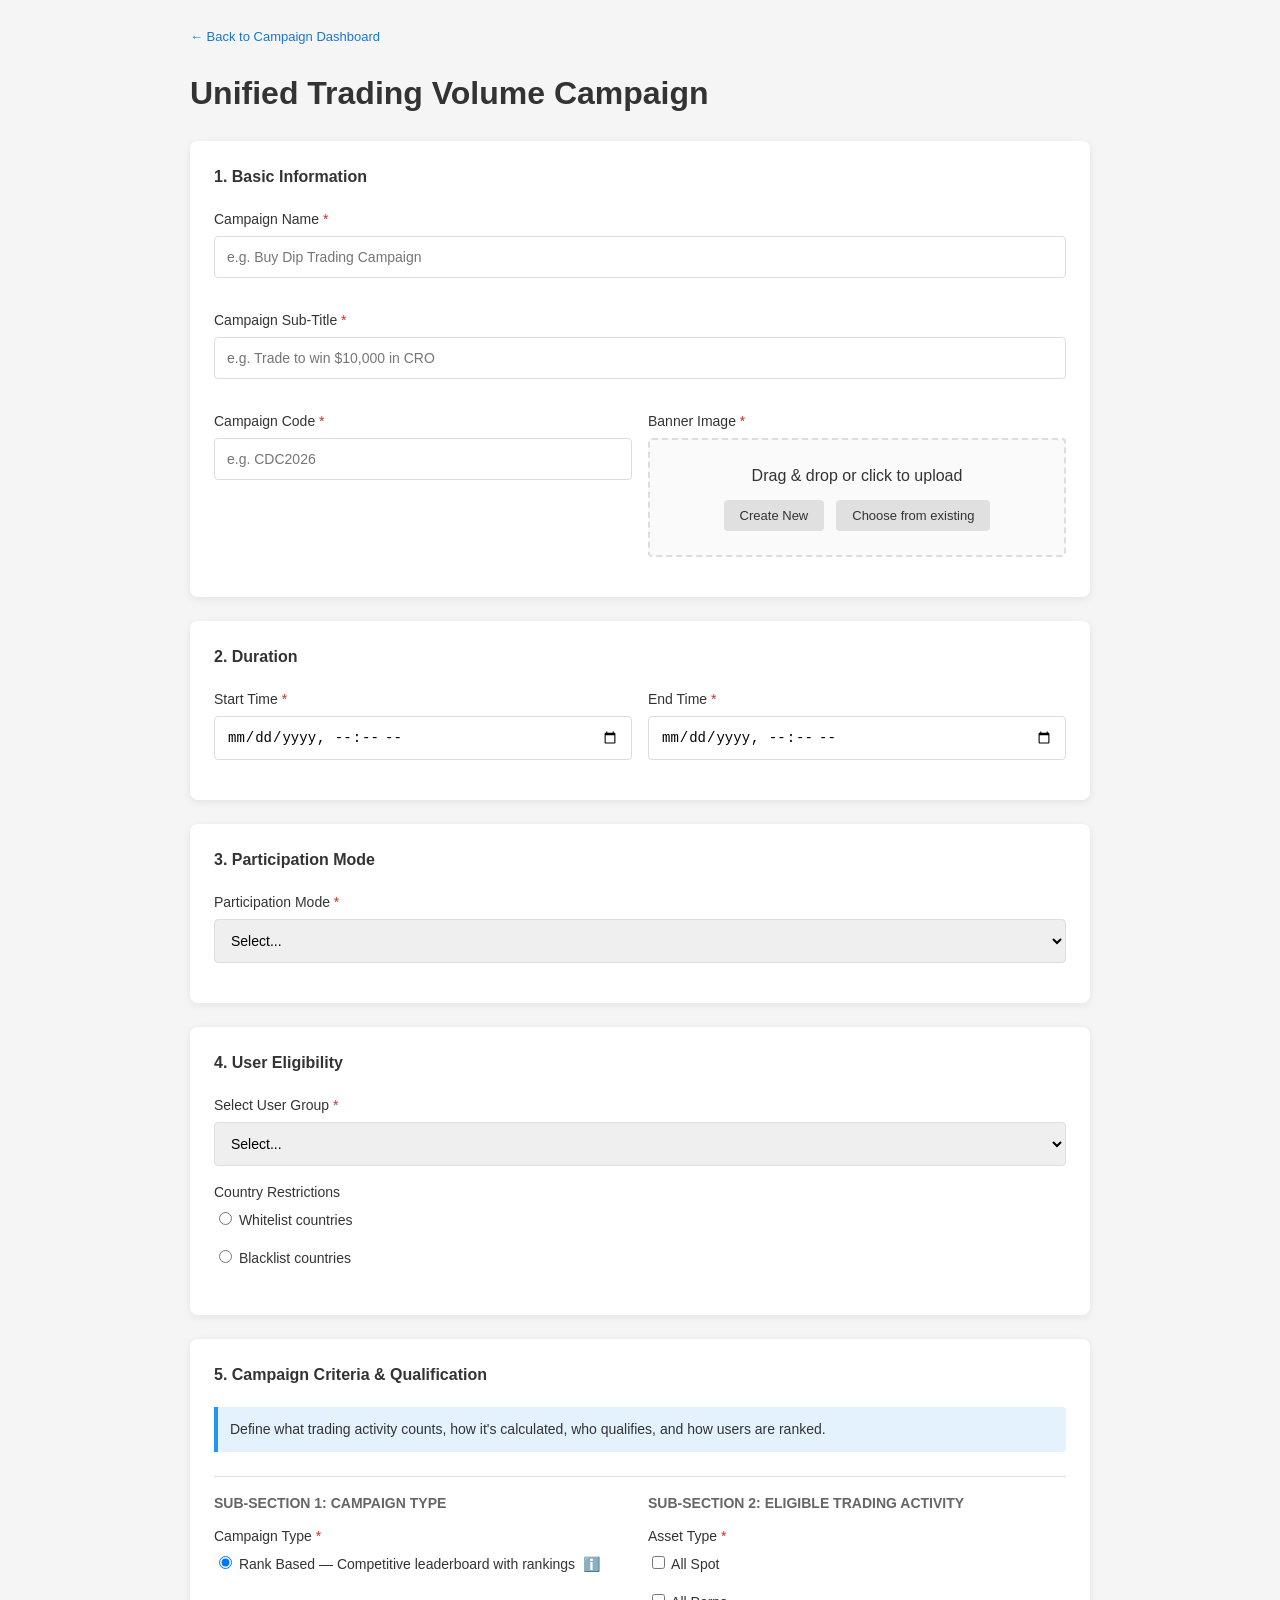
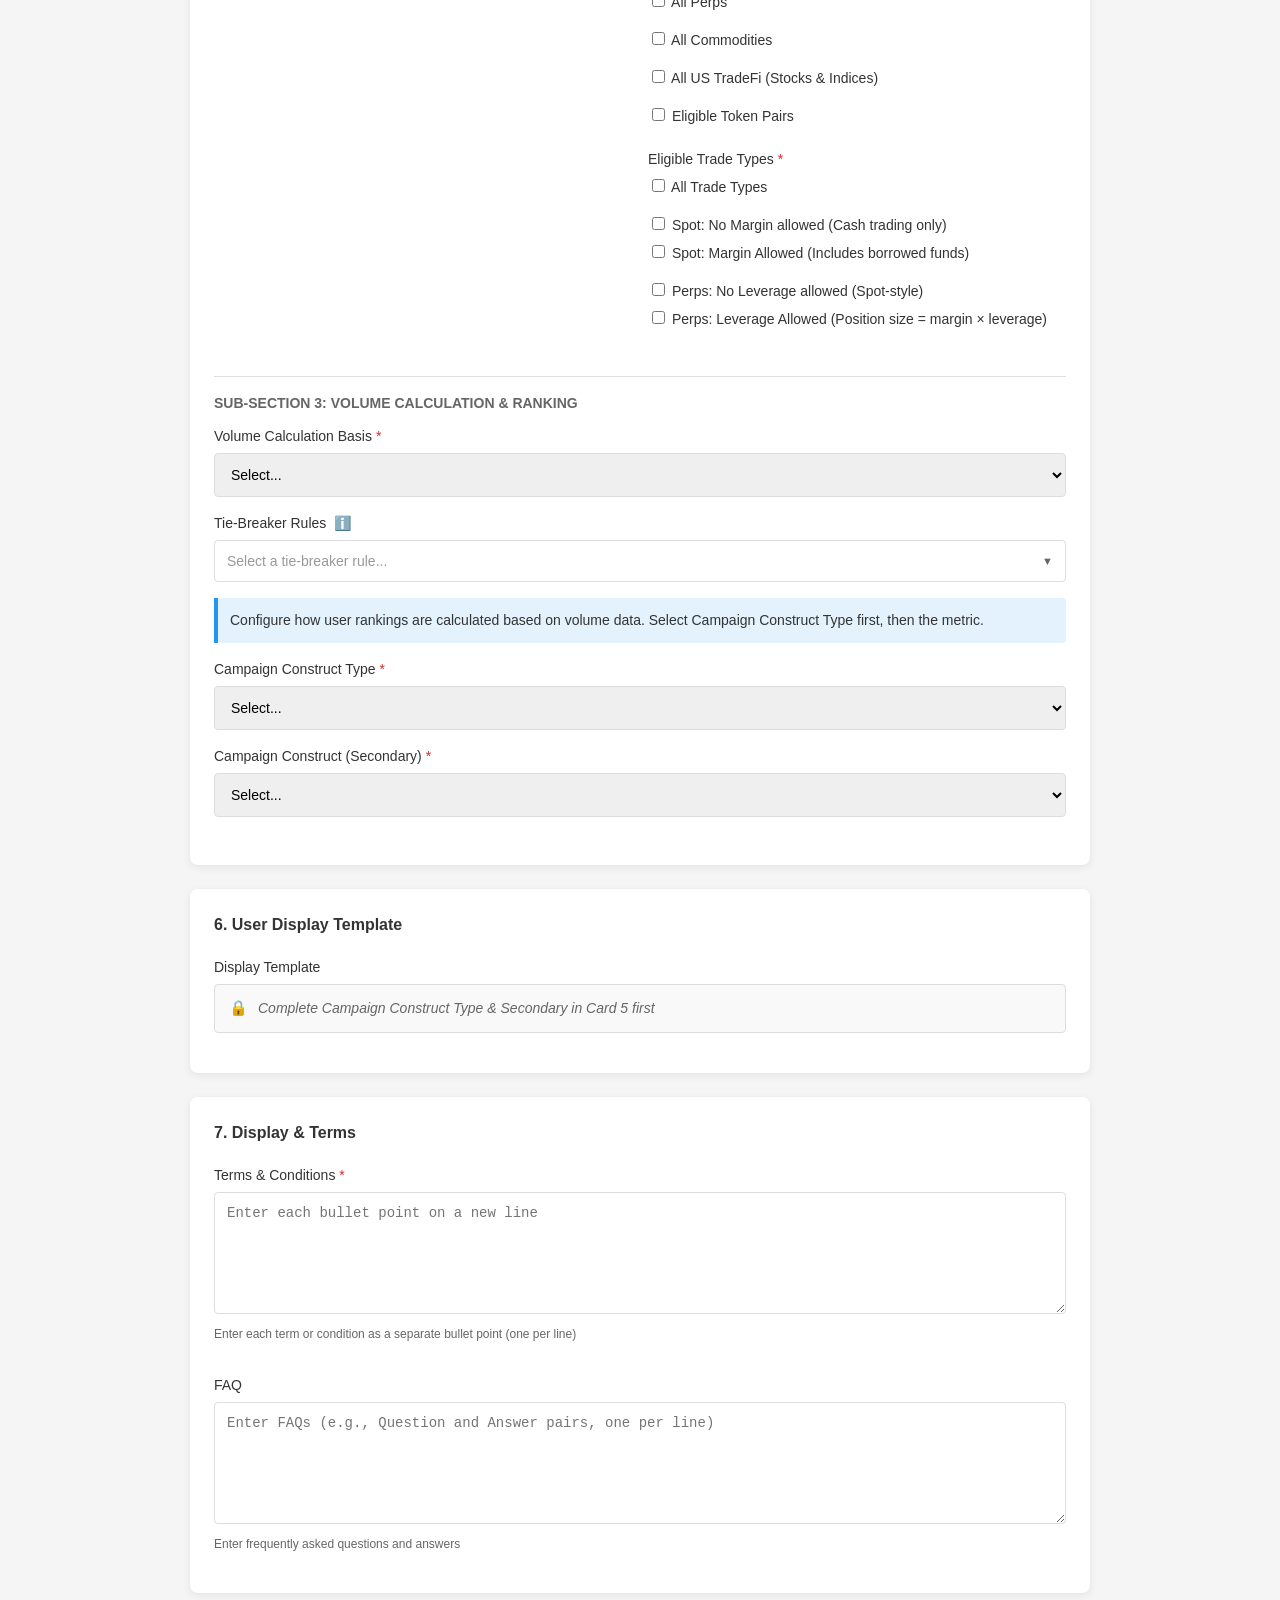
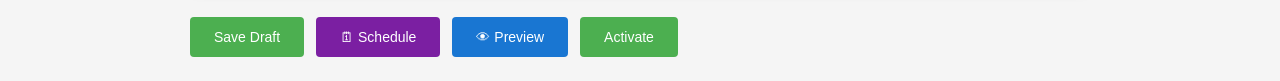
<file: index.html>
<!DOCTYPE html>
<html lang="en">
<head>
  <meta charset="UTF-8">
  <meta name="viewport" content="width=device-width, initial-scale=1.0">
  <title>Unified Trading Volume Campaign Management</title>
  <style>
    :root {
      --bg: #f5f5f5;
      --card-bg: #fff;
      --card-shadow: 0 2px 8px rgba(0,0,0,0.08);
      --card-radius: 8px;
      --text-dark: #333;
      --text-gray: #666;
      --border: #ddd;
      --border-light: #e0e0e0;
      --primary: #4CAF50;
      --primary-hover: #45a049;
      --secondary-bg: #e0e0e0;
      --info-bg: #e3f2fd;
      --info-border: #2196f3;
      --success-bg: #e8f5e9;
      --success-border: #4caf50;
      --error: #d32f2f;
      --spacing-card: 24px;
      --spacing-field: 16px;
      --input-padding: 12px;
      --input-radius: 4px;
    }

    * { box-sizing: border-box; }
    body { font-family: -apple-system, BlinkMacSystemFont, 'Segoe UI', Roboto, sans-serif; background: var(--bg); color: var(--text-dark); margin: 0; padding: 24px; line-height: 1.5; }

    .layout { max-width: 900px; margin: 0 auto; }

    .card { background: var(--card-bg); border-radius: var(--card-radius); box-shadow: var(--card-shadow); padding: 24px; margin-bottom: var(--spacing-card); }
    .card-title { font-size: 16px; font-weight: bold; color: var(--text-dark); margin: 0 0 20px 0; }
    .subheader { font-size: 14px; font-weight: 500; color: var(--text-gray); margin: 16px 0 8px 0; }
    .subsection-title { font-size: 14px; font-weight: 600; color: var(--text-dark); margin: 20px 0 10px 0; }

    .grid-2 { display: grid; grid-template-columns: 1fr 1fr; gap: var(--spacing-field); }
    .grid-2 .min-w-0 { min-width: 0; }
    .full-width { grid-column: 1 / -1; }
    .field { margin-bottom: var(--spacing-field); }
    .field label { display: block; font-size: 14px; color: var(--text-dark); margin-bottom: 6px; }
    .field label .required { color: var(--error); }
    .field input[type="text"], .field input[type="number"], .field input[type="url"], .field input[type="datetime-local"],
    .field select, .field textarea { width: 100%; padding: var(--input-padding); border: 1px solid var(--border); border-radius: var(--input-radius); font-size: 14px; }
    .field input:focus, .field select:focus, .field textarea:focus { outline: none; border-color: var(--primary); }
    .field .helper { font-size: 12px; color: var(--text-gray); margin-top: 4px; }
    .field.error input, .field.error select { border-color: var(--error); }
    .field .error-msg { font-size: 12px; color: var(--error); margin-top: 4px; }

    .info-block { background: var(--info-bg); border-left: 4px solid var(--info-border); padding: 12px; margin: 16px 0; border-radius: 0 4px 4px 0; font-size: 14px; }
    .info-block-purple { background: #f3e5f5; border-left: 4px solid #7b1fa2; padding: 12px 14px; margin: 14px 0 0; border-radius: 0 4px 4px 0; font-size: 13.5px; color: #4a148c; line-height: 1.6; }
    .info-block-purple .purple-note-title { display: block; font-weight: 700; margin-bottom: 5px; color: #6a1b9a; }
    .message-block { background: var(--success-bg); border-left: 4px solid var(--success-border); padding: 16px; margin: 16px 0; border-radius: 0 4px 4px 0; font-size: 14px; }
    .definition-block { background: var(--success-bg); border-left: 4px solid var(--success-border); padding: 16px; margin: 16px 0; border-radius: 0 4px 4px 0; font-size: 14px; color: var(--text-dark); }
    .braze-segment-msg { background: #ffebee; border-left: 4px solid var(--error); padding: 16px; margin: 16px 0; border-radius: 0 4px 4px 0; font-size: 14px; color: var(--text-dark); }

    .divider { border-top: 1px solid var(--border-light); margin: 24px 0; padding-top: 16px; }
    .divider-label { font-size: 14px; font-weight: 600; color: var(--text-gray); margin-bottom: 12px; }

    .toggle-wrap { display: flex; align-items: center; gap: 12px; }
    .toggle { width: 48px; height: 26px; background: var(--border); border-radius: 13px; cursor: pointer; position: relative; transition: background 0.2s; }
    .toggle.active { background: var(--primary); }
    .toggle::after { content: ''; position: absolute; width: 22px; height: 22px; background: #fff; border-radius: 50%; top: 2px; left: 2px; transition: left 0.2s; box-shadow: 0 1px 3px rgba(0,0,0,0.3); }
    .toggle.active::after { left: 24px; }

    .btn { padding: 12px 24px; border-radius: var(--input-radius); font-size: 14px; font-weight: 500; cursor: pointer; border: none; transition: background 0.2s; }
    .btn-primary { background: var(--primary); color: #fff; }
    .btn-primary:hover { background: var(--primary-hover); }
    .btn-secondary { background: var(--secondary-bg); color: var(--text-dark); }
    .btn-secondary:hover { background: #d0d0d0; }
    .btn-sm { padding: 8px 16px; font-size: 13px; }
    .btn-row { display: flex; gap: 12px; margin-top: 16px; }

    .checkbox-group, .radio-group { display: flex; flex-direction: column; gap: 10px; }
    .checkbox-item, .radio-item { display: flex; align-items: flex-start; gap: 8px; cursor: pointer; }
    .checkbox-item input, .radio-item input { margin-top: 3px; }
    .info-icon { color: var(--info-border); cursor: help; font-size: 14px; margin-left: 4px; }
    .tooltip { position: relative; }
    .tooltip:hover::after { content: attr(data-tooltip); position: absolute; left: 0; top: 100%; background: #333; color: #fff; padding: 8px 12px; border-radius: 4px; font-size: 12px; white-space: normal; width: 220px; z-index: 10; margin-top: 4px; }

    .drop-zone { border: 2px dashed var(--border); border-radius: var(--input-radius); padding: 24px; text-align: center; background: #fafafa; cursor: pointer; transition: border-color 0.2s; }
    .drop-zone:hover, .drop-zone.dragover { border-color: var(--primary); background: #f0f8f0; }
    .drop-zone .file-name { font-size: 13px; color: var(--text-gray); margin-top: 8px; }
    .drop-zone-actions { display: flex; gap: 12px; margin-top: 12px; justify-content: center; }

    .table-wrap { overflow-x: auto; margin-top: 12px; }
    table { width: 100%; border-collapse: collapse; font-size: 14px; }
    th, td { padding: 12px; border: 1px solid var(--border-light); text-align: left; }
    th { background: #f9f9f9; font-weight: 600; }
    .attributes-column { margin-top: 20px; border: 1px solid var(--border-light); border-radius: var(--input-radius); overflow: hidden; }
    .attributes-column .column-header { background: #f0f4f8; padding: 14px 16px; font-weight: 600; font-size: 15px; border-bottom: 1px solid var(--border-light); }
    .attributes-column .attributes-table { width: 100%; border-collapse: collapse; }
    .attributes-column .attributes-table td { padding: 12px 16px; border-bottom: 1px solid var(--border-light); vertical-align: middle; }
    .attributes-column .attributes-table td:first-child { width: 220px; font-weight: 500; color: var(--text-dark); background: #fafafa; }
    .attributes-column .attributes-table tr:last-child td { border-bottom: none; }
    .attributes-column .attributes-table input, .attributes-column .attributes-table select { width: 100%; max-width: 320px; }
    .table-actions { display: flex; gap: 8px; align-items: center; }
    .multi-select-inline { display: flex; flex-wrap: wrap; gap: 8px; }
    .multi-select-inline label { display: flex; align-items: center; gap: 4px; font-weight: normal; }


    .hidden { display: none !important; }
    .disabled { opacity: 0.6; pointer-events: none; }

    /* Preview button */
    .btn-preview { background: #1976d2; color: #fff; }
    .btn-preview:hover { background: #1565c0; }

    /* Schedule button */
    .btn-scheduled { background: #7b1fa2; color: #fff; }
    .btn-scheduled:hover { background: #6a1b9a; }

    /* ── End-user Preview Modal ─────────────────────────────────────── */
    .preview-modal-overlay { display: none; position: fixed; inset: 0; z-index: 1000; flex-direction: column; }
    .preview-modal-overlay.open { display: flex; }

    /* Top bar */
    .eu-close-bar { background: #12122a; color: #fff; display: flex; align-items: center; justify-content: space-between; padding: 10px 20px; flex-shrink: 0; border-bottom: 1px solid #2a2a4a; gap: 12px; }
    .eu-close-bar-left { display: flex; align-items: center; gap: 10px; font-size: 13px; font-weight: 500; }
    .eu-preview-tag { background: #1976d2; color: #fff; font-size: 10px; font-weight: 700; padding: 3px 9px; border-radius: 10px; letter-spacing: 0.06em; text-transform: uppercase; }
    .eu-close-btn { background: none; border: 1px solid #444; color: #ccc; padding: 6px 16px; border-radius: 4px; cursor: pointer; font-size: 13px; }
    .eu-close-btn:hover { background: #333; color: #fff; }

    /* Page container */
    .eu-page { flex: 1; overflow-y: auto; background: #080814; color: #fff; font-family: -apple-system, BlinkMacSystemFont, 'Segoe UI', Roboto, sans-serif; }

    /* Nav */
    .eu-nav { background: #0d0d1c; border-bottom: 1px solid #1e1e36; padding: 0 28px; display: flex; align-items: center; justify-content: space-between; height: 52px; }
    .eu-nav-logo { font-weight: 800; font-size: 15px; letter-spacing: 0.02em; display: flex; align-items: center; gap: 8px; }
    .eu-nav-logo-icon { width: 28px; height: 28px; background: linear-gradient(135deg,#1976d2,#42a5f5); border-radius: 6px; display:flex; align-items:center; justify-content:center; font-size:14px; }
    .eu-nav-links { display: flex; gap: 22px; font-size: 13px; color: #888; }
    .eu-nav-btn { background: #1976d2; color: #fff; padding: 7px 18px; border-radius: 5px; font-size: 13px; font-weight: 600; border: none; cursor: pointer; }

    /* Hero */
    .eu-hero { position: relative; min-height: 300px; display: flex; flex-direction: column; align-items: center; justify-content: center; padding: 50px 24px 40px; text-align: center; overflow: hidden; }
    .eu-hero-bg { position: absolute; inset: 0; background: linear-gradient(135deg,#0d0d2e 0%,#1a083a 45%,#08142e 100%); }
    .eu-hero-overlay { position: absolute; inset: 0; background: url("data:image/svg+xml,%3Csvg width='60' height='60' viewBox='0 0 60 60' xmlns='http://www.w3.org/2000/svg'%3E%3Cg fill='none' fill-rule='evenodd'%3E%3Cg fill='%23ffffff' fill-opacity='0.02'%3E%3Cpath d='M36 34v-4h-2v4h-4v2h4v4h2v-4h4v-2h-4zm0-30V0h-2v4h-4v2h4v4h2V6h4V4h-4zM6 34v-4H4v4H0v2h4v4h2v-4h4v-2H6zM6 4V0H4v4H0v2h4v4h2V6h4V4H6z'/%3E%3C/g%3E%3C/g%3E%3C/svg%3E"); }
    .eu-hero-content { position: relative; z-index: 2; max-width: 560px; }
    .eu-hero-eyebrow { font-size: 11px; font-weight: 700; text-transform: uppercase; letter-spacing: 0.12em; color: #42a5f5; margin-bottom: 10px; }
    .eu-hero-title { font-size: 38px; font-weight: 900; margin: 0 0 10px; letter-spacing: -0.03em; line-height: 1.1; }
    .eu-hero-subtitle { font-size: 16px; color: #99aacc; margin: 0 0 24px; }
    .eu-countdown-wrap { margin-bottom: 24px; }
    .eu-countdown-label { font-size: 12px; color: #666; margin-bottom: 8px; text-transform: uppercase; letter-spacing: 0.08em; }
    .eu-countdown { display: flex; align-items: flex-start; justify-content: center; gap: 8px; }
    .eu-timer-unit { display: flex; flex-direction: column; align-items: center; }
    .eu-timer-block { background: rgba(255,255,255,0.08); border: 1px solid rgba(255,255,255,0.1); border-radius: 8px; padding: 8px 14px; font-size: 26px; font-weight: 800; min-width: 60px; text-align: center; line-height: 1; }
    .eu-timer-name { font-size: 10px; color: #666; margin-top: 4px; letter-spacing: 0.06em; }
    .eu-timer-sep { font-size: 24px; font-weight: 700; color: #444; padding-top: 8px; }
    .eu-cta-btn { background: linear-gradient(135deg,#1976d2,#42a5f5); color: #fff; border: none; padding: 13px 40px; border-radius: 7px; font-size: 15px; font-weight: 700; cursor: pointer; letter-spacing: 0.02em; }

    /* Tabs */
    .eu-tabs { background: #0d0d1c; border-bottom: 1px solid #1e1e36; display: flex; padding: 0 28px; }
    .eu-tab { padding: 15px 22px; font-size: 14px; color: #666; cursor: pointer; border-bottom: 2px solid transparent; transition: all 0.15s; white-space: nowrap; }
    .eu-tab:hover { color: #aaa; }
    .eu-tab.active { color: #fff; border-bottom-color: #1976d2; font-weight: 600; }

    /* Content area */
    .eu-content { padding: 28px; max-width: 900px; margin: 0 auto; }
    .eu-tab-pane { display: none; }
    .eu-tab-pane.active { display: block; }

    /* Rewards */
    .eu-section-intro { font-size: 13px; color: #888; margin-bottom: 20px; line-height: 1.6; }
    .eu-wta-box { background: linear-gradient(135deg,#111130,#0d1830); border: 1px solid #2a3a6a; border-radius: 12px; padding: 22px 26px; margin-bottom: 20px; display: flex; align-items: center; gap: 22px; }
    .eu-wta-img { width: 88px; height: 88px; border-radius: 10px; background: linear-gradient(135deg,#1a1a3a,#0d2040); display: flex; align-items: center; justify-content: center; font-size: 38px; flex-shrink: 0; border: 1px solid #2a3a6a; }
    .eu-wta-badge { display: inline-block; background: #f57c00; color: #fff; font-size: 10px; font-weight: 700; padding: 2px 9px; border-radius: 10px; margin-bottom: 8px; letter-spacing: 0.05em; }
    .eu-wta-prize-amount { font-size: 30px; font-weight: 900; margin: 4px 0; }
    .eu-wta-desc { font-size: 12px; color: #778; line-height: 1.5; }
    .eu-prize-grid { display: grid; grid-template-columns: repeat(3,1fr); gap: 12px; }
    .eu-prize-card { background: #0e0e20; border: 1px solid #1e1e36; border-radius: 10px; padding: 18px 14px; text-align: center; }
    .eu-prize-rank-label { font-size: 10px; font-weight: 700; text-transform: uppercase; letter-spacing: 0.06em; margin-bottom: 8px; padding: 3px 10px; border-radius: 10px; display: inline-block; }
    .eu-prize-rank-label.r1 { background: rgba(255,215,0,0.15); color: #ffd700; }
    .eu-prize-rank-label.r2 { background: rgba(192,192,192,0.12); color: #c0c0c0; }
    .eu-prize-rank-label.r3 { background: rgba(205,127,50,0.15); color: #cd7f32; }
    .eu-prize-rank-label.rN { background: rgba(99,99,180,0.15); color: #9999ee; }
    .eu-prize-amount { font-size: 22px; font-weight: 800; margin: 6px 0 4px; }
    .eu-prize-vol { font-size: 11px; color: #556; }

    /* Leaderboard */
    .eu-my-stats { background: #0e0e22; border: 1px solid #1976d2; border-radius: 10px; padding: 14px 20px; display: flex; align-items: center; gap: 0; margin-bottom: 22px; }
    .eu-my-avatar { width: 38px; height: 38px; background: #1a2a4a; border-radius: 50%; display: flex; align-items: center; justify-content: center; font-size: 18px; margin-right: 14px; flex-shrink: 0; }
    .eu-my-name { font-weight: 700; font-size: 14px; }
    .eu-my-handle { font-size: 11px; color: #555; }
    .eu-my-stat-group { margin-left: auto; display: flex; gap: 28px; }
    .eu-my-stat { text-align: right; }
    .eu-my-stat-label { font-size: 11px; color: #666; margin-bottom: 2px; text-transform: uppercase; letter-spacing: 0.05em; }
    .eu-my-stat-value { font-size: 20px; font-weight: 800; }
    .eu-qualified-tag { font-size: 10px; background: rgba(76,175,80,0.2); color: #4caf50; border-radius: 8px; padding: 1px 7px; margin-left: 5px; vertical-align: middle; font-weight: 600; }
    .eu-lb-table { width: 100%; border-collapse: collapse; font-size: 13px; }
    .eu-lb-table thead th { text-align: left; padding: 9px 14px; color: #555; font-size: 11px; font-weight: 700; text-transform: uppercase; letter-spacing: 0.06em; border-bottom: 1px solid #1e1e36; }
    .eu-lb-table tbody td { padding: 11px 14px; border-bottom: 1px solid #0f0f22; }
    .eu-lb-table tbody tr:hover td { background: #0e0e22; }
    .eu-lb-num { font-weight: 800; color: #666; }
    .eu-lb-num.g { color: #ffd700; }
    .eu-lb-num.s { color: #c0c0c0; }
    .eu-lb-num.b { color: #cd7f32; }
    .eu-lb-vol { font-weight: 700; color: #dde; }
    .eu-lb-reward { color: #4caf50; font-weight: 700; }

    /* How to Participate */
    .eu-steps { display: grid; grid-template-columns: repeat(2,1fr); gap: 14px; }
    .eu-step { background: #0e0e22; border: 1px solid #1e1e36; border-radius: 10px; padding: 18px; display: flex; gap: 14px; align-items: flex-start; }
    .eu-step-num { width: 34px; height: 34px; border-radius: 50%; background: #1976d2; display: flex; align-items: center; justify-content: center; font-weight: 800; font-size: 15px; flex-shrink: 0; }
    .eu-step-title { font-weight: 700; font-size: 14px; margin-bottom: 5px; }
    .eu-step-desc { font-size: 12px; color: #778; line-height: 1.6; }

    /* Rules */
    .eu-rules-title { font-size: 18px; font-weight: 700; margin-bottom: 16px; }
    .eu-rules-list { list-style: none; padding: 0; margin: 0 0 28px; }
    .eu-rules-list li { padding: 9px 0 9px 18px; border-bottom: 1px solid #111128; font-size: 13px; color: #99aacc; line-height: 1.7; position: relative; }
    .eu-rules-list li::before { content: '•'; position: absolute; left: 0; color: #1976d2; font-weight: 900; font-size: 16px; line-height: 1.5; }
    .eu-faq-title { font-size: 18px; font-weight: 700; margin: 28px 0 16px; }
    .eu-faq-item { background: #0e0e22; border: 1px solid #1e1e36; border-radius: 8px; padding: 14px 18px; margin-bottom: 10px; }
    .eu-faq-q { font-size: 14px; font-weight: 600; margin-bottom: 6px; }
    .eu-faq-a { font-size: 13px; color: #778; line-height: 1.6; }

    /* Custom checkbox dropdown */
    .checkbox-dropdown { position: relative; width: 100%; }
    .checkbox-dropdown-trigger { width: 100%; padding: var(--input-padding); border: 1px solid var(--border); border-radius: var(--input-radius); font-size: 14px; background: #fff; cursor: pointer; display: flex; justify-content: space-between; align-items: center; user-select: none; text-align: left; }
    .checkbox-dropdown-trigger:focus { outline: none; border-color: var(--primary); }
    .checkbox-dropdown-trigger .trigger-label { color: var(--text-dark); flex: 1; overflow: hidden; text-overflow: ellipsis; white-space: nowrap; }
    .checkbox-dropdown-trigger .trigger-label.placeholder { color: #999; }
    .checkbox-dropdown-trigger .trigger-arrow { font-size: 11px; color: var(--text-gray); margin-left: 8px; transition: transform 0.2s; flex-shrink: 0; }
    .checkbox-dropdown-trigger.open .trigger-arrow { transform: rotate(180deg); }
    .checkbox-dropdown-panel { display: none; position: absolute; top: calc(100% + 4px); left: 0; right: 0; background: #fff; border: 1px solid var(--border); border-radius: var(--input-radius); box-shadow: 0 4px 16px rgba(0,0,0,0.12); z-index: 100; max-height: 320px; overflow-y: auto; }
    .checkbox-dropdown-panel.open { display: block; }
    .checkbox-dropdown-search { padding: 10px 12px; border-bottom: 1px solid var(--border-light); }
    .checkbox-dropdown-search input { width: 100%; padding: 8px 10px; border: 1px solid var(--border); border-radius: var(--input-radius); font-size: 13px; }
    .checkbox-dropdown-search input:focus { outline: none; border-color: var(--primary); }
    .checkbox-dropdown-group-label { padding: 8px 12px 4px; font-size: 11px; font-weight: 700; color: var(--text-gray); text-transform: uppercase; letter-spacing: 0.05em; background: #f9f9f9; border-bottom: 1px solid var(--border-light); }
    .checkbox-dropdown-item { display: flex; align-items: center; gap: 10px; padding: 9px 14px; cursor: pointer; font-size: 14px; transition: background 0.1s; }
    .checkbox-dropdown-item:hover { background: #f5f5f5; }
    .checkbox-dropdown-item input[type="checkbox"] { width: 15px; height: 15px; accent-color: var(--primary); flex-shrink: 0; cursor: pointer; margin: 0; }
    .checkbox-dropdown-item.checked { background: #f0faf0; }
    .checkbox-dropdown-footer { padding: 8px 12px; border-top: 1px solid var(--border-light); display: flex; justify-content: space-between; align-items: center; background: #fafafa; }
    .checkbox-dropdown-footer span { font-size: 12px; color: var(--text-gray); }
    .checkbox-dropdown-footer button { font-size: 12px; color: var(--error); background: none; border: none; cursor: pointer; padding: 0; }
    .checkbox-dropdown-footer button:hover { text-decoration: underline; }
    /* Auto-selected template display */
    .template-auto-display { display: flex; align-items: center; gap: 10px; padding: 12px 14px; border: 1px solid var(--border); border-radius: var(--input-radius); background: #f9f9f9; font-size: 14px; }
    .template-auto-display .template-auto-icon { font-size: 15px; flex-shrink: 0; }
    #templateAutoName { flex: 1; color: var(--text-gray); font-style: italic; }
    #templateAutoName.resolved { color: var(--text-dark); font-style: normal; font-weight: 500; }
    .template-auto-tag { background: var(--primary); color: #fff; font-size: 10px; font-weight: 700; padding: 3px 7px; border-radius: 10px; letter-spacing: 0.06em; flex-shrink: 0; }

    /* Payload template panel */
    .template-payload-header { display: flex; align-items: center; gap: 10px; background: #f0f4f8; border: 1px solid var(--border-light); border-radius: var(--input-radius) var(--input-radius) 0 0; padding: 12px 16px; font-weight: 600; font-size: 14px; margin-top: 16px; }
    .template-payload-badge { background: var(--primary); color: #fff; font-size: 11px; font-weight: 600; padding: 3px 8px; border-radius: 10px; text-transform: uppercase; letter-spacing: 0.04em; }
    .template-payload-body { border: 1px solid var(--border-light); border-top: none; border-radius: 0 0 var(--input-radius) var(--input-radius); padding: 20px; }
    .template-section-title { font-size: 12px; font-weight: 700; color: var(--text-gray); text-transform: uppercase; letter-spacing: 0.06em; margin: 0 0 12px 0; padding-bottom: 6px; border-bottom: 1px solid var(--border-light); }
    .template-payload-grid { display: grid; grid-template-columns: 1fr 1fr; gap: 14px; margin-bottom: 20px; }
    .template-payload-grid .full { grid-column: 1 / -1; }
    .template-field label { display: block; font-size: 13px; color: var(--text-dark); margin-bottom: 5px; font-weight: 500; }
    .template-field input, .template-field select, .template-field textarea { width: 100%; padding: 10px 12px; border: 1px solid var(--border); border-radius: var(--input-radius); font-size: 13px; }
    .template-field input:focus, .template-field select:focus, .template-field textarea:focus { outline: none; border-color: var(--primary); }
    .template-field .helper { font-size: 11px; color: var(--text-gray); margin-top: 3px; }
    /* Watermark overlay on payload panel */
    #templatePayloadPanel { position: relative; }
    #templatePayloadPanel::after {
      content: "This section will be designed once Tim Chen provides the template design";
      position: absolute;
      top: 50%; left: 50%;
      transform: translate(-50%, -50%) rotate(-35deg);
      font-size: 22px;
      font-weight: 800;
      color: rgba(25, 118, 210, 0.18);
      white-space: nowrap;
      pointer-events: none;
      letter-spacing: 0.01em;
      text-align: center;
      z-index: 5;
      width: 120%;
      line-height: 1.4;
    }

    /* Radio inside dropdown styled like checkmark */
    .checkbox-dropdown-item input[type="radio"] { width: 15px; height: 15px; accent-color: var(--primary); flex-shrink: 0; cursor: pointer; margin: 0; }
  </style>
</head>
<body>
  <div class="layout">
    <div class="form-main">
      <div style="margin-bottom:16px;">
        <a href="dashboard.html" style="font-size:13px;color:#1976d2;text-decoration:none;display:inline-flex;align-items:center;gap:5px;">
          ← Back to Campaign Dashboard
        </a>
      </div>
      <h1 style="margin-bottom: 24px;">Unified Trading Volume Campaign</h1>

      <!-- CARD 1: BASIC INFORMATION -->
      <div class="card">
        <h2 class="card-title">1. Basic Information</h2>
        <div class="grid-2">
          <div class="field full-width">
            <label>Campaign Name <span class="required">*</span></label>
            <input type="text" id="campaignName" placeholder="e.g. Buy Dip Trading Campaign">
            <span class="error-msg" id="err-campaignName"></span>
          </div>
          <div class="field full-width">
            <label>Campaign Sub-Title <span class="required">*</span></label>
            <input type="text" id="campaignSubTitle" placeholder="e.g. Trade to win $10,000 in CRO">
            <span class="error-msg" id="err-campaignSubTitle"></span>
          </div>
          <div class="field">
            <label>Campaign Code <span class="required">*</span></label>
            <input type="text" id="campaignCode" placeholder="e.g. CDC2026">
            <span class="error-msg" id="err-campaignCode"></span>
          </div>
          <div class="field">
            <label>Banner Image <span class="required">*</span></label>
            <div class="drop-zone" id="bannerDropZone">
              <span>Drag & drop or click to upload</span>
              <div class="file-name" id="bannerFileName"></div>
              <div class="drop-zone-actions">
                <button type="button" class="btn btn-secondary btn-sm" id="btnCreateBanner">Create New</button>
                <button type="button" class="btn btn-secondary btn-sm" id="btnChooseBanner">Choose from existing</button>
              </div>
            </div>
            <input type="file" id="bannerFile" accept="image/*" style="display:none">
            <span class="error-msg" id="err-banner"></span>
          </div>
        </div>
      </div>

      <!-- CARD 2: DURATION -->
      <div class="card">
        <h2 class="card-title">2. Duration</h2>
        <div id="durationFields">
          <div class="grid-2">
            <div class="field">
              <label>Start Time <span class="required">*</span></label>
              <input type="datetime-local" id="startTime" placeholder="Campaign start time">
              <span class="error-msg" id="err-startTime"></span>
            </div>
            <div class="field">
              <label>End Time <span class="required">*</span></label>
              <input type="datetime-local" id="endTime" placeholder="Campaign end time">
              <span class="error-msg" id="err-endTime"></span>
            </div>
          </div>
        </div>
      </div>

      <!-- CARD 3: PARTICIPATION MODE -->
      <div class="card">
        <h2 class="card-title">3. Participation Mode</h2>
        <div class="field">
          <label>Participation Mode <span class="required">*</span></label>
          <select id="participationMode">
            <option value="">Select...</option>
            <option value="opt-in">Opt-In Required (Users must register)</option>
            <option value="automatic">Automatic (All eligible users included)</option>
          </select>
        </div>
        <div id="registrationDates" class="hidden">
          <div class="grid-2">
            <div class="field">
              <label>Registration Opens <span class="required">*</span></label>
              <input type="datetime-local" id="registrationOpens">
              <span class="error-msg" id="err-regOpens"></span>
            </div>
            <div class="field">
              <label>Registration Closes <span class="required">*</span></label>
              <input type="datetime-local" id="registrationCloses">
              <span class="error-msg" id="err-regCloses"></span>
            </div>
          </div>
        </div>
      </div>

      <!-- CARD 4: USER ELIGIBILITY -->
      <div class="card">
        <h2 class="card-title">4. User Eligibility</h2>
        <div class="field">
          <label>Select User Group <span class="required">*</span></label>
          <select id="userGroup">
            <option value="">Select...</option>
            <option value="all">All Users</option>
            <option value="vip">VIP User</option>
            <option value="segments">Braze Segment</option>
          </select>
        </div>
        <div id="customBrazeSegmentRow" class="field hidden">
          <label>Custom Braze Segment</label>
          <select id="customBrazeSegment">
            <option value="">Select...</option>
          </select>
        </div>
        <div id="brazeSegmentMsg" class="braze-segment-msg hidden">If your user eligibility segment isn't showing in the "Custom Braze Segment" dropdown, create it in Braze first—it will then appear automatically in "Custom Braze Segment" dropdown. Contact the Exchange CRM team for assistance with segment creation.</div>
        <div class="field">
          <label>Country Restrictions</label>
          <div class="radio-group">
            <label class="radio-item">
              <input type="radio" name="countryRestrictionType" value="whitelist">
              <span>Whitelist countries</span>
            </label>
            <label class="radio-item">
              <input type="radio" name="countryRestrictionType" value="blacklist">
              <span>Blacklist countries</span>
            </label>
          </div>
        </div>
        <div id="countryListRow" class="field hidden">
          <label id="countryListLabel"></label>
          <select id="countryList" multiple style="min-height: 80px;">
            <option value="US">United States</option>
            <option value="GB">United Kingdom</option>
            <option value="DE">Germany</option>
            <option value="FR">France</option>
            <option value="JP">Japan</option>
            <option value="AU">Australia</option>
            <option value="CA">Canada</option>
            <option value="SG">Singapore</option>
          </select>
        </div>
      </div>

      <!-- CARD 5: CAMPAIGN CRITERIA -->
      <div class="card" id="card5">
        <h2 class="card-title">5. Campaign Criteria & Qualification</h2>
        <div class="info-block">Define what trading activity counts, how it's calculated, who qualifies, and how users are ranked.</div>

        <div class="divider grid-2">
          <div>
            <div class="divider-label">SUB-SECTION 1: CAMPAIGN TYPE</div>
            <div class="field">
              <label>Campaign Type <span class="required">*</span></label>
              <div class="radio-group">
                <label class="radio-item">
                  <input type="radio" name="campaignType" value="rank-based" checked>
                  <span>Rank Based — Competitive leaderboard with rankings</span>
                  <span class="info-icon tooltip" data-tooltip="Public leaderboard shows user rankings. Top performers win prizes.">ℹ️</span>
                </label>
              </div>
            </div>
          </div>
          <div>
            <div class="divider-label">SUB-SECTION 2: ELIGIBLE TRADING ACTIVITY</div>

            <!-- Asset Type — 3 options, any combination allowed -->
            <div class="field">
              <label>Asset Type <span class="required">*</span></label>
              <div class="checkbox-group" id="assetTypeGroup">
                <label class="checkbox-item"><input type="checkbox" name="assetType" value="spot"> All Spot</label>
                <label class="checkbox-item"><input type="checkbox" name="assetType" value="perps"> All Perps</label>
                <label class="checkbox-item"><input type="checkbox" name="assetType" value="commodities"> All Commodities</label>
                <label class="checkbox-item"><input type="checkbox" name="assetType" value="us-tradefi"> All US TradeFi (Stocks &amp; Indices)</label>
                <label class="checkbox-item"><input type="checkbox" name="assetType" value="token-pairs"> Eligible Token Pairs</label>
              </div>
            </div>

            <!-- Token Pairs dropdown — shown only when "Eligible Token Pairs" is checked -->
            <div id="tokenPairsRow" class="field hidden">
              <label>Select Token Pairs <span class="info-icon tooltip" data-tooltip="Only volume from these specific pairs will count toward the campaign. You can select any combination.">ℹ️</span></label>
              <div class="checkbox-dropdown" id="tokenPairsDropdown">
                <button type="button" class="checkbox-dropdown-trigger" id="tokenPairsTrigger" aria-haspopup="listbox" aria-expanded="false">
                  <span class="trigger-label placeholder" id="tokenPairsTriggerLabel">Select token pairs...</span>
                  <span class="trigger-arrow">▼</span>
                </button>
                <div class="checkbox-dropdown-panel" id="tokenPairsPanel" role="listbox" aria-multiselectable="true">
                  <div class="checkbox-dropdown-search">
                    <input type="text" id="tokenPairsSearch" placeholder="Search pairs..." autocomplete="off">
                  </div>
                  <div id="tokenPairsList">
                    <div class="checkbox-dropdown-group-label">Spot Pairs</div>
                    <label class="checkbox-dropdown-item" data-group="spot"><input type="checkbox" value="BTC_USD"> BTC/USD</label>
                    <label class="checkbox-dropdown-item" data-group="spot"><input type="checkbox" value="ETH_USD"> ETH/USD</label>
                    <label class="checkbox-dropdown-item" data-group="spot"><input type="checkbox" value="CRO_USD"> CRO/USD</label>
                    <label class="checkbox-dropdown-item" data-group="spot"><input type="checkbox" value="SOL_USD"> SOL/USD</label>
                    <label class="checkbox-dropdown-item" data-group="spot"><input type="checkbox" value="XRP_USD"> XRP/USD</label>
                    <label class="checkbox-dropdown-item" data-group="spot"><input type="checkbox" value="BNB_USD"> BNB/USD</label>
                    <label class="checkbox-dropdown-item" data-group="spot"><input type="checkbox" value="ADA_USD"> ADA/USD</label>
                    <label class="checkbox-dropdown-item" data-group="spot"><input type="checkbox" value="DOGE_USD"> DOGE/USD</label>
                    <label class="checkbox-dropdown-item" data-group="spot"><input type="checkbox" value="AVAX_USD"> AVAX/USD</label>
                    <label class="checkbox-dropdown-item" data-group="spot"><input type="checkbox" value="MATIC_USD"> MATIC/USD</label>
                    <label class="checkbox-dropdown-item" data-group="spot"><input type="checkbox" value="DOT_USD"> DOT/USD</label>
                    <label class="checkbox-dropdown-item" data-group="spot"><input type="checkbox" value="LTC_USD"> LTC/USD</label>
                    <label class="checkbox-dropdown-item" data-group="spot"><input type="checkbox" value="LINK_USD"> LINK/USD</label>
                    <label class="checkbox-dropdown-item" data-group="spot"><input type="checkbox" value="UNI_USD"> UNI/USD</label>
                    <label class="checkbox-dropdown-item" data-group="spot"><input type="checkbox" value="ATOM_USD"> ATOM/USD</label>
                    <div class="checkbox-dropdown-group-label">Perps Pairs</div>
                    <label class="checkbox-dropdown-item" data-group="perps"><input type="checkbox" value="BTCUSD-PERP"> BTCUSD-PERP</label>
                    <label class="checkbox-dropdown-item" data-group="perps"><input type="checkbox" value="ETHUSD-PERP"> ETHUSD-PERP</label>
                    <label class="checkbox-dropdown-item" data-group="perps"><input type="checkbox" value="SOLUSD-PERP"> SOLUSD-PERP</label>
                    <label class="checkbox-dropdown-item" data-group="perps"><input type="checkbox" value="XRPUSD-PERP"> XRPUSD-PERP</label>
                    <label class="checkbox-dropdown-item" data-group="perps"><input type="checkbox" value="BNBUSD-PERP"> BNBUSD-PERP</label>
                    <label class="checkbox-dropdown-item" data-group="perps"><input type="checkbox" value="ADAUSD-PERP"> ADAUSD-PERP</label>
                    <label class="checkbox-dropdown-item" data-group="perps"><input type="checkbox" value="DOGEUSD-PERP"> DOGEUSD-PERP</label>
                    <label class="checkbox-dropdown-item" data-group="perps"><input type="checkbox" value="AVAXUSD-PERP"> AVAXUSD-PERP</label>
                    <label class="checkbox-dropdown-item" data-group="perps"><input type="checkbox" value="LINKUSD-PERP"> LINKUSD-PERP</label>
                    <label class="checkbox-dropdown-item" data-group="perps"><input type="checkbox" value="MATICUSD-PERP"> MATICUSD-PERP</label>
                  </div>
                  <div class="checkbox-dropdown-footer">
                    <span id="tokenPairsCount">0 selected</span>
                    <button type="button" id="tokenPairsClear">Clear all</button>
                  </div>
                </div>
              </div>
              <div class="helper">Select one or more token pairs. Volume from these pairs only will count toward the leaderboard.</div>
            </div>

            <!-- Eligible Trade Types — always visible, independent of asset type -->
            <div class="field">
              <label>Eligible Trade Types <span class="required">*</span></label>
              <div class="checkbox-group" id="tradeTypesGroup">
                <label class="checkbox-item"><input type="checkbox" id="allTradeTypes"> All Trade Types</label>
                <div id="spotTradeTypes">
                  <label class="checkbox-item"><input type="checkbox" name="tradeType" value="spot-no-margin"> Spot: No Margin allowed (Cash trading only)</label>
                  <label class="checkbox-item"><input type="checkbox" name="tradeType" value="spot-margin"> Spot: Margin Allowed (Includes borrowed funds)</label>
                </div>
                <div id="perpsTradeTypes">
                  <label class="checkbox-item"><input type="checkbox" name="tradeType" value="perps-no-leverage"> Perps: No Leverage allowed (Spot-style)</label>
                  <label class="checkbox-item"><input type="checkbox" name="tradeType" value="perps-leverage"> Perps: Leverage Allowed (Position size = margin × leverage)</label>
                </div>
              </div>
            </div>
          </div>
        </div>

        <div class="divider">
          <div class="divider-label">SUB-SECTION 3: VOLUME CALCULATION & RANKING</div>
          <div class="field">
            <label>Volume Calculation Basis <span class="required">*</span>
              <span class="info-icon tooltip" id="volumeBasisTooltip" data-tooltip="Select an option to see explanation" style="display:none">ℹ️</span>
            </label>
            <select id="volumeCalculationBasis">
              <option value="">Select...</option>
              <option value="total" data-tooltip="Simple sum of all eligible trading activity.">All Volume</option>
              <option value="taker" data-tooltip="Rank based only on liquidity-taking volume.">Taker Volume Only</option>
              <option value="maker" data-tooltip="Rank based only on liquidity-providing volume.">Maker Volume Only</option>
              <option value="buy" data-tooltip="Only long positions count toward ranking.">Buy Volume Only</option>
              <option value="sell" data-tooltip="Only short positions count toward ranking.">Sell Volume Only</option>
              <option value="net" data-tooltip="Net exposure. High buy + high sell = low net.">Net Volume (Buy - Sell, absolute value)</option>
            </select>
            <div id="volumeBasisHelper" class="helper" style="display:none"></div>
          </div>

          <div class="field">
            <label>Tie-Breaker Rules <span class="info-icon tooltip" data-tooltip="If two users tie on volume, this rule decides who ranks higher. Only one rule can be selected.">ℹ️</span></label>
            <div class="checkbox-dropdown" id="tieBreakerDropdown">
              <button type="button" class="checkbox-dropdown-trigger" id="tieBreakerTrigger" aria-haspopup="listbox" aria-expanded="false">
                <span class="trigger-label placeholder" id="tieBreakerTriggerLabel">Select a tie-breaker rule...</span>
                <span class="trigger-arrow">▼</span>
              </button>
              <div class="checkbox-dropdown-panel" id="tieBreakerPanel" role="listbox">
                <label class="checkbox-dropdown-item" data-value="highestProfit">
                  <input type="radio" name="tieBreakerRule" value="highestProfit"> Highest Profit
                </label>
                <label class="checkbox-dropdown-item" data-value="highestTrades">
                  <input type="radio" name="tieBreakerRule" value="highestTrades"> Highest Number of Trades
                </label>
                <label class="checkbox-dropdown-item" data-value="lowestTrades">
                  <input type="radio" name="tieBreakerRule" value="lowestTrades"> Lowest Number of Trades
                </label>
                <label class="checkbox-dropdown-item" data-value="lowestDrawdown">
                  <input type="radio" name="tieBreakerRule" value="lowestDrawdown"> Lowest Drawdown
                </label>
                <label class="checkbox-dropdown-item" data-value="highestDrawdown">
                  <input type="radio" name="tieBreakerRule" value="highestDrawdown"> Highest Drawdown
                </label>
                <div class="checkbox-dropdown-footer">
                  <span id="tieBreakerSelected">None selected</span>
                  <button type="button" id="tieBreakerClear">Clear</button>
                </div>
              </div>
            </div>
          </div>

          <div id="rankingConfig" class="hidden">
            <div class="info-block">Configure how user rankings are calculated based on volume data. Select Campaign Construct Type first, then the metric.</div>
            <div id="constructDefinitionBlock" class="definition-block" style="display:none;"></div>
            <div class="field">
              <label>Campaign Construct Type <span class="required">*</span></label>
              <select id="distributionType">
                <option value="">Select...</option>
                <option value="winner-take-all" data-info="Single winner takes entire prize pool. Highest volume wins everything.">Winner Take All</option>
                <option value="top-n" data-info="Specific prize for each rank 1-N. Exact rewards per position.">Top N Fixed</option>
                <option value="top-n-tiered" data-info="Rank-based tiers with tier rewards (e.g., Ranks 1-3 = Gold, 4-10 = Silver).">Top N Tiered</option>
                <option value="proportional" data-info="Prize share = your volume ÷ total volume. All participants rewarded.">Proportional</option>
                <option value="hybrid" data-info="Combination: Top ranks fixed prizes, remaining proportional.">Hybrid</option>
              </select>
              <div id="distributionTypeInfo" class="helper" style="display:none; margin-top:4px"></div>
            </div>
            <div class="field">
              <label>Campaign Construct (Secondary) <span class="required">*</span></label>
              <select id="rankingDimension">
                <option value="">Select Standard Distribution Archetype first...</option>
              </select>
            </div>
            <div id="minVolumeToggleRow" class="field">
              <div class="toggle-wrap">
                <div class="toggle" id="minVolumeQualificationToggle"></div>
                <span>Min Volume Qualification Gate (enables volume threshold to qualify)</span>
              </div>
            </div>
            <div id="minVolumeField" class="field hidden">
              <label>Minimum Trading Volume to Qualify</label>
              <span class="info-icon tooltip" data-tooltip="Hard floor. Below this = not eligible for rewards. When enabled, creates a two-phase flow: qualify first, then compete/rank.">ℹ️</span>
              <input type="number" id="minVolume" placeholder="e.g. 100000">
            </div>
            <div id="aggMethodRow" class="field hidden">
              <label>Aggregation Method <span class="required">*</span></label>
              <select id="aggregationMethod"></select>
            </div>
            <div id="rollingWindowRow" class="field hidden">
              <label>Rolling Window Days <span class="required">*</span></label>
              <input type="number" id="rollingWindowDays" placeholder="e.g. 7" min="1" max="90">
            </div>
            <div id="wtaAttributesBlock" class="hidden"></div>
            <div id="topNCumulativeAttributesBlock" class="hidden"></div>
            <div id="topNDailyAttributesBlock" class="hidden"></div>
            <div id="topNRollingAttributesBlock" class="hidden"></div>
            <div id="topNTieredCumulativeAttributesBlock" class="hidden"></div>
            <div id="topNTieredDailyAttributesBlock" class="hidden"></div>
            <div id="topNTieredRollingAttributesBlock" class="hidden"></div>
            <div id="topNTieredMilestoneAttributesBlock" class="hidden"></div>
            <div id="topNFixedMilestoneAttributesBlock" class="hidden"></div>
            <div id="proportionalHybridPlaceholderBlock" class="hidden"></div>
            <div id="distributionConfig"></div>
            <div id="milestoneDefinitionSection" class="hidden"><!-- Milestone Configuration (Number & Targets) --></div>
          </div>
        </div>
      </div>

      <!-- CARD 6: USER DISPLAY TEMPLATE -->
      <div class="card">
        <h2 class="card-title">6. User Display Template</h2>

        <div class="field">
          <label>Display Template</label>
          <div class="template-auto-display" id="templateAutoDisplay">
            <span class="template-auto-icon">🔒</span>
            <span id="templateAutoName">Complete Campaign Construct Type &amp; Secondary in Card 5 first</span>
            <span class="template-auto-tag" id="templateAutoTag" style="display:none">AUTO-SELECTED</span>
          </div>
          <input type="hidden" id="userDisplayTemplate" value="">
          <span class="error-msg" id="err-userDisplayTemplate"></span>
        </div>

        <!-- Payload Template Fields -->
        <div id="templatePayloadPanel" class="hidden">
          <div class="template-payload-header">
            <span id="templatePayloadTitle"></span>
            <span class="template-payload-badge" id="templatePayloadBadge"></span>
          </div>
          <div id="templatePayloadFields"></div>
        </div>
      </div>

      <!-- CARD 7: DISPLAY & TERMS -->
      <div class="card">
        <h2 class="card-title">7. Display & Terms</h2>
        <div class="grid-2">
          <div class="field full-width">
            <label>Terms & Conditions <span class="required">*</span></label>
            <textarea id="termsAndConditions" rows="6" placeholder="Enter each bullet point on a new line"></textarea>
            <span class="error-msg" id="err-termsAndConditions"></span>
            <div class="helper">Enter each term or condition as a separate bullet point (one per line)</div>
          </div>
          <div class="field full-width">
            <label>FAQ</label>
            <textarea id="faq" rows="6" placeholder="Enter FAQs (e.g., Question and Answer pairs, one per line)"></textarea>
            <div class="helper">Enter frequently asked questions and answers</div>
          </div>
        </div>
      </div>

      <div class="btn-row">
        <button type="button" class="btn btn-primary" id="btnSaveDraft">Save Draft</button>
        <button type="button" class="btn btn-scheduled" id="btnSchedule">🗓 Schedule</button>
        <button type="button" class="btn btn-preview" id="btnPreview">👁 Preview</button>
        <button type="button" class="btn btn-primary" id="btnActivate">Activate</button>
      </div>
    </div>

  </div>

  <script>
    const DRAFT_KEY = 'campaign-draft';
    const state = {};

    function initState() {
      const fields = ['campaignName','campaignSubTitle','campaignCode','participationMode','userGroup','customBrazeSegment',
        'campaignType','volumeCalculationBasis','rankingDimension','aggregationMethod','rollingWindowDays',
        'distributionType','minVolume',
        'volumeWeight','pnlWeight','consistencyWeight','startTime','endTime','registrationOpens','registrationCloses',
        'termsAndConditions','faq','userDisplayTemplate'];
      fields.forEach(f => { state[f] = ''; });
      state.durationEnabled = true;
      state.bannerFile = null;
      state.assetTypes = [];
      state.tradeTypes = [];
      state.allTradeTypes = false;
      state.countryRestrictionType = '';
      state.countryList = [];
      state.tieBreakers = [];
      state.distributionTiers = [];
      state.rewardTiers = [];
      state.prizePoolBase = '';
      state.currency = 'USDC';
      state.prizePoolType = 'Fixed';
      state.numWinnersN = 1;
      state.fixedPrizeRanks = 0;
      state.fixedPrizeAlloc = 0;
      state.feePercentage = '';
      state.minVolumePayout = '';
      state.bannerChosenFromExisting = false;
    }

    function bindInput(id, key) {
      const el = document.getElementById(id);
      if (!el) return;
      el.addEventListener('input', () => { state[key] = el.value; persistDraft(); });
      el.addEventListener('change', () => { state[key] = el.value; persistDraft(); });
      if (el.value) state[key] = el.value;
    }

    function bindSelect(id, key) {
      const el = document.getElementById(id);
      if (!el) return;
      el.addEventListener('change', () => { state[key] = el.value; applyConditionalLogic(); persistDraft(); });
      if (el.value) state[key] = el.value;
    }

    const CONSTRUCT_DEFINITIONS = {
      'winner-take-all|cumulative|no': 'Open Competition. All volume traded from Day 1 counts toward winning. The leaderboard displays all participants ranked by total cumulative volume, with the top position receiving 100% of the prize pool. Anyone can participate immediately with no entry barriers.',
      'winner-take-all|cumulative|yes': 'Qualified Competition. All volume traded from Day 1 counts toward winning. The leaderboard displays all participants ranked by total cumulative volume, with the top position receiving 100% of the prize pool. Traders must first hit a minimum volume threshold to unlock eligibility; only volume traded after crossing this threshold counts toward the final rank.',
      'winner-take-all|daily|no': 'Open Daily Jackpot. A fresh competition every 24 hours (resetting at 00:00 UTC). All volume traded within each 24-hour window counts toward that day\'s prize, with the highest daily volume receiving 100% of that day\'s prize. Anyone can win any day with no entry barriers—each day is an independent chance to win.',
      'winner-take-all|daily|yes': 'Qualified Daily Jackpot. A fresh competition every 24 hours (resetting at 00:00 UTC). All volume traded within each 24-hour window counts toward that day\'s prize, with the highest daily volume receiving 100% of that day\'s prize. Traders must first hit a daily minimum volume threshold to unlock eligibility for that day\'s prize; only volume traded after crossing the daily threshold counts toward winning that day.',
      'winner-take-all|rolling|no': 'Open Consistency Crown. Traders compete to maintain the highest average daily trading volume over a rolling window of X days (e.g., 7-day, 14-day). All volume traded from Day 1 counts toward the rolling X-day average calculation, with the top position receiving 100% of the prize pool. Anyone can participate immediately with no entry barriers.',
      'winner-take-all|rolling|yes': 'Qualified Consistency Crown. Traders compete to maintain the highest average daily trading volume over a rolling window of X days (e.g., 7-day, 14-day). All volume traded from Day 1 counts toward the rolling X-day average calculation, with the top position receiving 100% of the prize pool. Traders must first hit a minimum volume threshold to unlock eligibility; only volume traded after crossing this qualification threshold counts toward the X-day average.',
      'winner-take-all|milestone|no': 'Participants race through a series of sequential volume milestones (e.g., M1: $100K → M2: $300K → M3: $600K) to reach a final target. Volume accumulates progressively toward the next unlocked milestone only; each milestone must be completed before progress counts toward the next. The leaderboard displays real-time progress showing which milestone each participant has reached and their distance to the final target, with the first to cross the final milestone receiving 100% of the prize pool. Anyone can start racing immediately with no entry barriers.',
      'winner-take-all|milestone|yes': 'Participants race through a series of sequential volume milestones (e.g., M1: $100K → M2: $300K → M3: $600K) to reach a final target. Volume accumulates progressively toward the next unlocked milestone only; each milestone must be completed before progress counts toward the next. The leaderboard displays real-time progress showing which milestone each participant has reached and their distance to the final target, with the first to cross the final milestone receiving 100% of the prize pool. Anyone can start racing immediately with no entry barriers.',
      'top-n|cumulative|no': 'Open Leaderboard League. All volume traded from Day 1 counts toward ranking. The leaderboard displays all participants ranked by total cumulative volume, with the top N positions each receiving predetermined fixed prizes. Anyone can participate immediately with no entry barriers.',
      'top-n|cumulative|yes': 'Qualified Leaderboard League. All volume traded from Day 1 counts toward ranking. The leaderboard displays all participants ranked by total cumulative volume, with the top N positions each receiving predetermined fixed prizes. Traders must first hit a minimum volume threshold to unlock eligibility; only volume traded after crossing this threshold counts toward the final rank.',
      'top-n|daily|no': 'Open Daily Podium. A fresh competition every 24 hours (resetting at 00:00 UTC). All volume traded within each 24-hour window counts toward that day\'s Top N ranking, with the top N daily volumes each receiving predetermined fixed prizes. Anyone can win any day with no entry barriers—each day is an independent chance to win.',
      'top-n|daily|yes': 'Qualified Daily Podium. A fresh competition every 24 hours (resetting at 00:00 UTC). All volume traded within each 24-hour window counts toward that day\'s Top N ranking, with the top N daily volumes each receiving predetermined fixed prizes. Traders must first hit a daily minimum volume threshold to unlock eligibility for that day\'s ranking; only volume traded after crossing the daily threshold counts toward winning that day.',
      'top-n|rolling|no': 'Open Consistency League. Traders compete to maintain the highest average daily trading volume over a rolling window of X days. All volume traded from Day 1 counts toward the rolling X-day average calculation, with the top N positions each receiving predetermined fixed prizes. Anyone can participate immediately with no entry barriers.',
      'top-n|rolling|yes': 'Qualified Consistency League. Traders compete to maintain the highest average daily trading volume over a rolling window of X days. All volume traded from Day 1 counts toward the rolling X-day average calculation, with the top N positions each receiving predetermined fixed prizes. Traders must first hit a minimum volume threshold to unlock eligibility; only volume traded after crossing this qualification threshold counts toward the X-day average.',
      'top-n|milestone|no': 'Open Racers - Traders race through sequential volume milestones to reach a final target. Volume accumulates progressively toward the next unlocked milestone only; each milestone must be completed before progress counts toward the next, with the first N traders to complete the final milestone winning fixed prizes by completion order. Anyone can start racing immediately with no entry barriers.',
      'top-n|milestone|yes': 'Open Racers - Traders race through sequential volume milestones to reach a final target. Volume accumulates progressively toward the next unlocked milestone only; each milestone must be completed before progress counts toward the next, with the first N traders to complete the final milestone winning fixed prizes by completion order. Anyone can start racing immediately with no entry barriers.',
      'top-n-tiered|cumulative|no': 'Open Rank-Based Tiers. All volume traded from Day 1 counts toward ranking. Final rank position determines tier rewards (e.g., Ranks 1-3 = Gold Tier, Ranks 4-10 = Silver Tier). Anyone can participate immediately with no entry barriers.',
      'top-n-tiered|cumulative|yes': 'Qualified Volume-Threshold Tiers. All volume traded from Day 1 counts toward unlocking tier milestones (e.g., $50K = Bronze, $100K = Silver, $500K = Gold). Traders must first hit a minimum volume threshold to unlock tier eligibility; only volume traded after crossing this qualification threshold counts toward tier progression.',
      'top-n-tiered|daily|no': 'Open Daily Rank Tiers. A fresh competition every 24 hours (resetting at 00:00 UTC). All volume traded within each 24-hour window counts toward that day\'s ranking, with daily rank position determining tier rewards (e.g., Rank 1 = Gold, Rank 2 = Silver). Anyone can participate immediately with no entry barriers—each day is an independent chance to win.',
      'top-n-tiered|daily|yes': 'Qualified Daily Volume Tiers. A fresh competition every 24 hours (resetting at 00:00 UTC). All volume traded within each 24-hour window counts toward unlocking daily tier milestones. Traders must first hit a daily minimum volume threshold to unlock tier eligibility for that day; only volume traded after crossing the daily threshold counts toward tier progression.',
      'top-n-tiered|rolling|no': 'Rank-Based Tiers by Consistency. All volume traded from Day 1 counts toward the rolling X-day average calculation, with final rank position in the average leaderboard determining tier rewards (e.g., Ranks 1-3 highest 7-day averages = Gold Tier, Ranks 4-10 = Silver Tier). Anyone can participate immediately with no entry barriers.',
      'top-n-tiered|rolling|yes': 'Volume-Threshold Tiers by Consistency. All volume traded from Day 1 counts toward maintaining rolling average thresholds (e.g., $50K 7-day avg = Bronze Tier, $100K 7-day avg = Silver Tier, $200K 7-day avg = Gold Tier). Traders must first hit a minimum volume threshold to unlock tier eligibility; only volume traded after crossing this qualification threshold counts toward the rolling average calculation.',
      'top-n-tiered|milestone|no': 'Open Racers Tiered - Traders race through sequential volume milestones to reach a final target. Volume accumulates progressively toward the next unlocked milestone only; each milestone must be completed before progress counts toward the next, with the first N tiered traders to complete the final milestone winning fixed prizes by completion order. Anyone can start racing immediately with no entry barriers.',
      'top-n-tiered|milestone|yes': 'Open Racers Tiered - Traders race through sequential volume milestones to reach a final target. Volume accumulates progressively toward the next unlocked milestone only; each milestone must be completed before progress counts toward the next, with the first N tiered traders to complete the final milestone winning fixed prizes by completion order. Anyone can start racing immediately with no entry barriers.'
    };

    const CONSTRUCT_OPTIONS = {
      'winner-take-all': [
        { value: 'cumulative', label: 'Cumulative Total Volume' },
        { value: 'daily', label: 'Daily Volume' },
        { value: 'rolling', label: 'Rolling X-Days Average Volume' },
        { value: 'milestone', label: 'Milestone Progress' }
      ],
      'top-n': [
        { value: 'cumulative', label: 'Cumulative Total' },
        { value: 'daily', label: 'Daily' },
        { value: 'rolling', label: 'Rolling Average' },
        { value: 'milestone', label: 'Milestone Progress' }
      ],
      'top-n-tiered': [
        { value: 'cumulative', label: 'Cumulative Total' },
        { value: 'daily', label: 'Daily' },
        { value: 'rolling', label: 'Rolling Average' },
        { value: 'milestone', label: 'Milestone Progress' }
      ],
      'proportional': [
        { value: 'cumulative', label: 'Cumulative Total' },
        { value: 'daily', label: 'Daily' },
        { value: 'rolling', label: 'Rolling Average' },
        { value: 'milestone', label: 'Milestone Progress' }
      ],
      'hybrid': [
        { value: 'cumulative', label: 'Cumulative Total' },
        { value: 'daily', label: 'Daily' },
        { value: 'rolling', label: 'Rolling Average' },
        { value: 'milestone', label: 'Milestone Progress' }
      ]
    };

    function populateCampaignConstructOptions() {
      const dt = document.getElementById('distributionType')?.value;
      const sel = document.getElementById('rankingDimension');
      if (!sel) return;
      const prevVal = sel.value;
      sel.innerHTML = '<option value="">Select...</option>';
      if (!dt || !CONSTRUCT_OPTIONS[dt]) return;
      const opts = CONSTRUCT_OPTIONS[dt];
      opts.forEach(o => {
        const opt = document.createElement('option');
        opt.value = o.value;
        opt.textContent = o.label;
        if (o.value === prevVal) opt.selected = true;
        sel.appendChild(opt);
      });
    }

    function getDefinitionQualifiedKey() {
      const dt = document.getElementById('distributionType')?.value;
      const rd = document.getElementById('rankingDimension')?.value;
      if (!dt || !rd) return null;
      if (dt === 'winner-take-all' && rd === 'milestone') return 'no';
      if (dt === 'top-n' && rd === 'milestone') return 'no';
      if (dt === 'top-n-tiered' && rd === 'milestone') return 'no';
      if (dt === 'winner-take-all') return document.getElementById('wtaMinVolumeQualification')?.value || 'no';
      if (dt === 'top-n' && rd === 'cumulative') return document.getElementById('topNMinVolumeQualification')?.value || 'no';
      if (dt === 'top-n' && rd === 'daily') return document.getElementById('topNDailyMinVolumeQualification')?.value || 'no';
      if (dt === 'top-n' && rd === 'rolling') return document.getElementById('topNRollingMinVolumeQualification')?.value || 'no';
      if (dt === 'top-n-tiered' && rd === 'cumulative') return document.getElementById('topNTieredMinVolumeQualification')?.value || 'no';
      if (dt === 'top-n-tiered' && rd === 'daily') return document.getElementById('topNTieredDailyMinVolumeQualification')?.value || 'no';
      if (dt === 'top-n-tiered' && rd === 'rolling') return document.getElementById('topNTieredRollingMinVolumeQualification')?.value || 'no';
      return 'no';
    }

    function updateDefinitionDisplay() {
      const block = document.getElementById('constructDefinitionBlock');
      if (!block) return;
      const dt = document.getElementById('distributionType')?.value;
      const rd = document.getElementById('rankingDimension')?.value;
      if (!dt || !rd || dt === 'proportional' || dt === 'hybrid') {
        block.style.display = 'none';
        block.textContent = '';
        return;
      }
      const qualified = getDefinitionQualifiedKey();
      if (!qualified) {
        block.style.display = 'none';
        block.textContent = '';
        return;
      }
      const key = `${dt}|${rd}|${qualified}`;
      const def = CONSTRUCT_DEFINITIONS[key];
      if (!def) {
        block.style.display = 'none';
        block.textContent = '';
        return;
      }
      block.textContent = def;
      block.style.display = 'block';
    }

    let lastWtaRenderState = { rd: null, minQual: null, numMilestones: null };
    let lastTopNCumulativeRenderState = { minQual: null, numRanks: null };
    let lastTopNDailyRenderState = { minQual: null, numRanks: null };
    let lastTopNRollingRenderState = { minQual: null, numRanks: null };
    let lastTopNTieredCumulativeRenderState = { minQual: null, numTiers: null };
    let lastTopNTieredDailyRenderState = { minQual: null, numTiers: null };
    let lastTopNTieredRollingRenderState = { minQual: null, numTiers: null };
    let lastTopNTieredMilestoneRenderState = { numMilestones: null, numTiers: null };
    let lastTopNFixedMilestoneRenderState = { numMilestones: null, numRanks: null };

    function applyConditionalLogic() {
      const ct = getCampaignType();
      const pt = document.getElementById('participationMode');
      const rd = document.getElementById('rankingDimension');
      const dt = document.getElementById('distributionType');

      document.getElementById('registrationDates').classList.toggle('hidden', pt?.value !== 'opt-in');
      document.getElementById('rankingConfig').classList.toggle('hidden', ct !== 'rank-based');
      const isWta = dt?.value === 'winner-take-all';
      const isWtaMilestone = isWta && rd?.value === 'milestone';
      const isTopNCumulative = dt?.value === 'top-n' && rd?.value === 'cumulative';
      const isTopNDaily = dt?.value === 'top-n' && rd?.value === 'daily';
      const isTopNRolling = dt?.value === 'top-n' && rd?.value === 'rolling';
      const isTopNFixedMilestone = dt?.value === 'top-n' && rd?.value === 'milestone';
      const isTopNTieredCumulative = dt?.value === 'top-n-tiered' && rd?.value === 'cumulative';
      const isTopNTieredDaily = dt?.value === 'top-n-tiered' && rd?.value === 'daily';
      const isTopNTieredRolling = dt?.value === 'top-n-tiered' && rd?.value === 'rolling';
      const isTopNTieredMilestone = dt?.value === 'top-n-tiered' && rd?.value === 'milestone';
      const isProportional = dt?.value === 'proportional';
      const isHybrid = dt?.value === 'hybrid';
      const isProportionalOrHybrid = (isProportional || isHybrid) && rd?.value;
      const isTopNAttributes = isTopNCumulative || isTopNDaily || isTopNRolling || isTopNFixedMilestone || isTopNTieredCumulative || isTopNTieredDaily || isTopNTieredRolling || isTopNTieredMilestone;
      document.getElementById('wtaAttributesBlock')?.classList.toggle('hidden', !isWta || !rd?.value);
      document.getElementById('topNCumulativeAttributesBlock')?.classList.toggle('hidden', !isTopNCumulative);
      document.getElementById('topNDailyAttributesBlock')?.classList.toggle('hidden', !isTopNDaily);
      document.getElementById('topNRollingAttributesBlock')?.classList.toggle('hidden', !isTopNRolling);
      document.getElementById('topNTieredCumulativeAttributesBlock')?.classList.toggle('hidden', !isTopNTieredCumulative);
      document.getElementById('topNTieredDailyAttributesBlock')?.classList.toggle('hidden', !isTopNTieredDaily);
      document.getElementById('topNTieredRollingAttributesBlock')?.classList.toggle('hidden', !isTopNTieredRolling);
      document.getElementById('topNTieredMilestoneAttributesBlock')?.classList.toggle('hidden', !isTopNTieredMilestone);
      document.getElementById('topNFixedMilestoneAttributesBlock')?.classList.toggle('hidden', !isTopNFixedMilestone);
      document.getElementById('proportionalHybridPlaceholderBlock')?.classList.toggle('hidden', !isProportionalOrHybrid);
      document.getElementById('distributionConfig')?.classList.toggle('hidden', isWta || isTopNAttributes || isProportionalOrHybrid);
      document.getElementById('milestoneDefinitionSection')?.classList.toggle('hidden', isWta || isTopNAttributes || isProportionalOrHybrid);
      const noConstructSelected = !dt?.value || !rd?.value;
      document.getElementById('minVolumeToggleRow')?.classList.toggle('hidden', noConstructSelected || isWta || isWtaMilestone || isTopNAttributes || isProportionalOrHybrid);
      const mvField = document.getElementById('minVolumeField');
      if (isWtaMilestone || isWta || isTopNAttributes || isProportionalOrHybrid) mvField?.classList.add('hidden');
      else mvField?.classList.toggle('hidden', !document.getElementById('minVolumeQualificationToggle')?.classList.contains('active'));
      document.getElementById('aggMethodRow')?.classList.toggle('hidden', isWta || isTopNAttributes || isProportionalOrHybrid);
      document.getElementById('rollingWindowRow')?.classList.toggle('hidden', isWta || isTopNRolling || isTopNTieredRolling);
      const isBrazeSegment = document.getElementById('userGroup')?.value === 'segments';
      document.getElementById('customBrazeSegmentRow')?.classList.toggle('hidden', !isBrazeSegment);
      document.getElementById('brazeSegmentMsg')?.classList.toggle('hidden', !isBrazeSegment);
      const countryType = document.querySelector('input[name="countryRestrictionType"]:checked')?.value;
      const countryRow = document.getElementById('countryListRow');
      const countryLabel = document.getElementById('countryListLabel');
      if (countryRow) countryRow.classList.toggle('hidden', !countryType);
      if (countryLabel && countryType === 'whitelist') countryLabel.textContent = 'Whitelist countries';
      if (countryLabel && countryType === 'blacklist') countryLabel.textContent = 'Blacklist countries';

      // Show token pairs dropdown only when "Eligible Token Pairs" asset type is checked
      const tokenPairsChecked = Array.from(document.querySelectorAll('input[name="assetType"]')).some(c => c.checked && c.value === 'token-pairs');
      document.getElementById('tokenPairsRow')?.classList.toggle('hidden', !tokenPairsChecked);

      // Eligible Trade Types are always fully visible — independent of asset type
      const allTT = document.getElementById('allTradeTypes')?.checked;
      document.querySelectorAll('input[name="tradeType"]').forEach(c => { c.disabled = allTT; if (allTT) c.checked = false; });

      populateCampaignConstructOptions();

      const aggRow = document.getElementById('aggMethodRow');
      const rollRow = document.getElementById('rollingWindowRow');
      const aggSel = document.getElementById('aggregationMethod');
      aggRow?.classList.add('hidden');
      rollRow?.classList.add('hidden');
      aggSel.innerHTML = '';

      if (isWta) {
        const currentRd = rd?.value || null;
        const currentMinQual = document.getElementById('wtaMinVolumeQualification')?.value || null;
        const numMilEl = document.getElementById('wtaNumMilestones');
        const currentNumMilestones = currentRd === 'milestone' ? (numMilEl?.value || lastWtaRenderState.numMilestones) : null;
        const structureChanged = lastWtaRenderState.rd !== currentRd || lastWtaRenderState.minQual !== currentMinQual || lastWtaRenderState.numMilestones !== currentNumMilestones;
        const blockEmpty = !document.getElementById('wtaAttributesTbody');
        if (structureChanged || blockEmpty) {
          renderWtaAttributes();
          lastWtaRenderState = {
            rd: rd?.value || null,
            minQual: document.getElementById('wtaMinVolumeQualification')?.value || null,
            numMilestones: currentRd === 'milestone' ? (document.getElementById('wtaNumMilestones')?.value || null) : null
          };
        }
      } else if (rd?.value === 'cumulative' && !isTopNCumulative && !isTopNTieredCumulative && !isProportionalOrHybrid) {
        aggRow?.classList.remove('hidden');
        ['Sum','Average','Max Single Day'].forEach(o => { const opt = document.createElement('option'); opt.value = o.toLowerCase().replace(/ /g,''); opt.textContent = o; aggSel.appendChild(opt); });
      } else if (rd?.value === 'daily' && !isTopNDaily && !isTopNTieredDaily && !isProportionalOrHybrid) {
        aggRow?.classList.remove('hidden');
        ['Best Single Day','Average of All Days','Consecutive Days'].forEach(o => { const opt = document.createElement('option'); opt.value = o.toLowerCase().replace(/ /g,''); opt.textContent = o; aggSel.appendChild(opt); });
      } else if (rd?.value === 'rolling' && !isTopNRolling && !isTopNTieredRolling && !isProportionalOrHybrid) {
        rollRow?.classList.remove('hidden');
        aggRow?.classList.remove('hidden');
        const opt = document.createElement('option'); opt.value = 'average'; opt.textContent = 'Average'; aggSel.appendChild(opt); aggSel.disabled = true;
      } else if (rd?.value === 'milestone' && !isTopNFixedMilestone && !isTopNTieredMilestone && !isProportionalOrHybrid) {
        aggRow?.classList.remove('hidden');
        const isWta = dt?.value === 'winner-take-all';
        const isTopNTieredMilestone = dt?.value === 'top-n-tiered';
        const opt = document.createElement('option');
        opt.value = 'sum';
        opt.textContent = isWta ? 'Sum (Race to Final Milestone)' : (isTopNTieredMilestone ? 'Sum (Community Milestone)' : 'Sum');
        aggSel.appendChild(opt);
        aggSel.disabled = true;
      } else if (rd?.value === 'threshold' && !isProportionalOrHybrid) {
        aggRow?.classList.remove('hidden');
        const opt = document.createElement('option'); opt.value = 'sum'; opt.textContent = 'Sum (Must Clear Threshold)'; aggSel.appendChild(opt); aggSel.disabled = true;
      }

      updateDynamicCriteriaMessage();
      updateDefinitionDisplay();
      updateDisplayTemplate();
      if (isTopNCumulative) {
        const tnMinQual = document.getElementById('topNMinVolumeQualification')?.value || null;
        const tnNumRanks = document.getElementById('topNDefineNumRanks')?.value || null;
        const tnStructureChanged = lastTopNCumulativeRenderState.minQual !== tnMinQual || lastTopNCumulativeRenderState.numRanks !== tnNumRanks;
        const tnBlockEmpty = !document.getElementById('topNCumulativeAttributesTbody');
        if (tnStructureChanged || tnBlockEmpty) {
          renderTopNCumulativeAttributes();
          lastTopNCumulativeRenderState = {
            minQual: document.getElementById('topNMinVolumeQualification')?.value || null,
            numRanks: document.getElementById('topNDefineNumRanks')?.value || null
          };
        }
      } else if (isTopNDaily) {
        const tnMinQual = document.getElementById('topNDailyMinVolumeQualification')?.value || null;
        const tnNumRanks = document.getElementById('topNDailyDefineNumRanks')?.value || null;
        const tnStructureChanged = lastTopNDailyRenderState.minQual !== tnMinQual || lastTopNDailyRenderState.numRanks !== tnNumRanks;
        const tnBlockEmpty = !document.getElementById('topNDailyAttributesTbody');
        if (tnStructureChanged || tnBlockEmpty) {
          renderTopNDailyAttributes();
          lastTopNDailyRenderState = {
            minQual: document.getElementById('topNDailyMinVolumeQualification')?.value || null,
            numRanks: document.getElementById('topNDailyDefineNumRanks')?.value || null
          };
        }
      } else if (isTopNRolling) {
        const tnMinQual = document.getElementById('topNRollingMinVolumeQualification')?.value || null;
        const tnNumRanks = document.getElementById('topNRollingDefineNumRanks')?.value || null;
        const tnStructureChanged = lastTopNRollingRenderState.minQual !== tnMinQual || lastTopNRollingRenderState.numRanks !== tnNumRanks;
        const tnBlockEmpty = !document.getElementById('topNRollingAttributesTbody');
        if (tnStructureChanged || tnBlockEmpty) {
          renderTopNRollingAttributes();
          lastTopNRollingRenderState = {
            minQual: document.getElementById('topNRollingMinVolumeQualification')?.value || null,
            numRanks: document.getElementById('topNRollingDefineNumRanks')?.value || null
          };
        }
      } else if (isTopNTieredCumulative) {
        const tnMinQual = document.getElementById('topNTieredMinVolumeQualification')?.value || null;
        const tnNumTiers = document.getElementById('topNTieredDefineNumTiers')?.value || null;
        const tnStructureChanged = lastTopNTieredCumulativeRenderState.minQual !== tnMinQual || lastTopNTieredCumulativeRenderState.numTiers !== tnNumTiers;
        const tnBlockEmpty = !document.getElementById('topNTieredCumulativeAttributesTbody');
        if (tnStructureChanged || tnBlockEmpty) {
          renderTopNTieredCumulativeAttributes();
          lastTopNTieredCumulativeRenderState = {
            minQual: document.getElementById('topNTieredMinVolumeQualification')?.value || null,
            numTiers: document.getElementById('topNTieredDefineNumTiers')?.value || null
          };
        }
      } else if (isTopNTieredDaily) {
        const tnMinQual = document.getElementById('topNTieredDailyMinVolumeQualification')?.value || null;
        const tnNumTiers = document.getElementById('topNTieredDailyDefineNumTiers')?.value || null;
        const tnStructureChanged = lastTopNTieredDailyRenderState.minQual !== tnMinQual || lastTopNTieredDailyRenderState.numTiers !== tnNumTiers;
        const tnBlockEmpty = !document.getElementById('topNTieredDailyAttributesTbody');
        if (tnStructureChanged || tnBlockEmpty) {
          renderTopNTieredDailyAttributes();
          lastTopNTieredDailyRenderState = {
            minQual: document.getElementById('topNTieredDailyMinVolumeQualification')?.value || null,
            numTiers: document.getElementById('topNTieredDailyDefineNumTiers')?.value || null
          };
        }
      } else if (isTopNTieredRolling) {
        const tnMinQual = document.getElementById('topNTieredRollingMinVolumeQualification')?.value || null;
        const tnNumTiers = document.getElementById('topNTieredRollingDefineNumTiers')?.value || null;
        const tnStructureChanged = lastTopNTieredRollingRenderState.minQual !== tnMinQual || lastTopNTieredRollingRenderState.numTiers !== tnNumTiers;
        const tnBlockEmpty = !document.getElementById('topNTieredRollingAttributesTbody');
        if (tnStructureChanged || tnBlockEmpty) {
          renderTopNTieredRollingAttributes();
          lastTopNTieredRollingRenderState = {
            minQual: document.getElementById('topNTieredRollingMinVolumeQualification')?.value || null,
            numTiers: document.getElementById('topNTieredRollingDefineNumTiers')?.value || null
          };
        }
      } else if (isTopNTieredMilestone) {
        const tnNumMilestones = document.getElementById('topNTieredMilestoneNumMilestones')?.value || null;
        const tnNumTiers = document.getElementById('topNTieredMilestoneDefineNumTiers')?.value || null;
        const tnStructureChanged = lastTopNTieredMilestoneRenderState.numMilestones !== tnNumMilestones || lastTopNTieredMilestoneRenderState.numTiers !== tnNumTiers;
        const tnBlockEmpty = !document.getElementById('topNTieredMilestoneAttributesTbody');
        if (tnStructureChanged || tnBlockEmpty) {
          renderTopNTieredMilestoneAttributes();
          lastTopNTieredMilestoneRenderState = {
            numMilestones: document.getElementById('topNTieredMilestoneNumMilestones')?.value || null,
            numTiers: document.getElementById('topNTieredMilestoneDefineNumTiers')?.value || null
          };
        }
      } else if (isTopNFixedMilestone) {
        const tnNumMilestones = document.getElementById('topNFixedMilestoneNumMilestones')?.value || null;
        const tnNumRanks = document.getElementById('topNFixedMilestoneDefineNumRanks')?.value || null;
        const tnStructureChanged = lastTopNFixedMilestoneRenderState.numMilestones !== tnNumMilestones || lastTopNFixedMilestoneRenderState.numRanks !== tnNumRanks;
        const tnBlockEmpty = !document.getElementById('topNFixedMilestoneAttributesTbody');
        if (tnStructureChanged || tnBlockEmpty) {
          renderTopNFixedMilestoneAttributes();
          lastTopNFixedMilestoneRenderState = {
            numMilestones: document.getElementById('topNFixedMilestoneNumMilestones')?.value || null,
            numRanks: document.getElementById('topNFixedMilestoneDefineNumRanks')?.value || null
          };
        }
      } else if (isProportionalOrHybrid) {
        const block = document.getElementById('proportionalHybridPlaceholderBlock');
        if (block) {
          block.innerHTML = '';
          block.classList.remove('hidden');
          const msg = document.createElement('div');
          msg.className = 'info-block';
          msg.style.padding = '24px';
          msg.style.textAlign = 'center';
          msg.style.fontSize = '16px';
          msg.style.color = 'var(--text-gray)';
          msg.textContent = 'To be developed in next phase';
          block.appendChild(msg);
        }
      } else if (!isWta) {
        renderDistributionConfig();
        renderMilestoneDefinition();
      }
    }

    function updateDynamicCriteriaMessage() {
      const msg = document.getElementById('dynamicCriteriaMsg');
      if (!msg) return;
      const ct = getCampaignType();
      if (ct !== 'rank-based') { msg.textContent = ''; msg.classList.add('hidden'); return; }

      const basis = document.getElementById('volumeCalculationBasis')?.value;
      const dim = document.getElementById('rankingDimension')?.value;
      const dt = document.getElementById('distributionType')?.value;
      const agg = document.getElementById('aggregationMethod')?.value;
      const rollDays = document.getElementById('wtaRollingDays')?.value || document.getElementById('rollingWindowDays')?.value;

      const basisLabels = { total:'All Volume', taker:'Taker Volume Only', maker:'Maker Volume Only', buy:'Buy Volume Only', sell:'Sell Volume Only', net:'Net Volume' };
      const basisLabel = basisLabels[basis] || basis;

      let text = '';
      let wtaAgg = agg;
      if (dt === 'winner-take-all') wtaAgg = 'Sum of Total Volume';
      if (dt === 'proportional' || dt === 'hybrid') {
        text = 'To be developed in next phase';
      } else if (dt === 'top-n-tiered' && dim === 'cumulative') {
        text = `Top N Tiered: Users ranked by Sum of Total Volume of ${basisLabel} across entire campaign period. Final rank determines tier reward.`;
      } else if (dt === 'top-n-tiered' && dim === 'daily') {
        text = `Top N Tiered Daily: A fresh competition every 24 hours (00:00 UTC). Daily rank position determines tier rewards.`;
      } else if (dt === 'top-n-tiered' && dim === 'rolling') {
        const tieredRollDays = document.getElementById('topNTieredRollingDays')?.value || rollDays || '?';
        text = `Top N Tiered: Users ranked by ${tieredRollDays}-day rolling average of ${basisLabel}. Final rank in average leaderboard determines tier reward.`;
      } else if (dt === 'top-n-tiered' && dim === 'milestone') {
        text = `Top N Tiered Milestone: Community Milestone Mode—collective aggregate toward community milestones. First N tiered traders to complete final milestone win fixed prizes.`;
      } else if (dim === 'cumulative') text = `Users ranked by ${wtaAgg || agg || ''} of ${basisLabel} across entire campaign period.`;
      else if (dim === 'daily') text = `Users ranked by ${wtaAgg || agg || ''} of ${basisLabel}. Rankings reset every 24 hours.`;
      else if (dim === 'rolling') text = `Users ranked by ${rollDays || '?'}-day rolling average of ${basisLabel}. Old days drop off as new days added.`;
      else if (dim === 'milestone') {
        const isWta = document.getElementById('distributionType')?.value === 'winner-take-all';
        const isTopNFixedMilestone = dt === 'top-n' && dim === 'milestone';
        const wtaTargets = getWtaMilestoneTargets();
        const finalTarget = wtaTargets.length ? wtaTargets[wtaTargets.length - 1] : null;
        if (isWta && finalTarget) {
          text = `Race to final milestone: First to reach M${wtaTargets.length} (${parseFloat(finalTarget).toLocaleString()} volume) wins the entire prize pool.`;
        } else if (isTopNFixedMilestone) {
          const n = document.getElementById('topNFixedMilestoneDefineNumRanks')?.value || 'N';
          text = `Top N Fixed Milestone: Users progress through milestones by accumulating ${basisLabel}. First ${n} to complete all milestones win fixed prizes by completion order.`;
        } else {
          text = `Users progress through milestones by accumulating ${basisLabel}. Each milestone unlocks rewards.`;
        }
      } else if (dim === 'threshold') {
        text = `Threshold competition: Users must clear volume threshold to qualify. Top N among qualifiers by total volume.`;
      }
      const qual = getQualificationState();
      const minVol = qual.minVolumeValue;
      const isWtaMilestoneMsg = dim === 'milestone' && document.getElementById('distributionType')?.value === 'winner-take-all' && minVol;
      if (minVol && !isWtaMilestoneMsg) {
        text += ` Qualification: minimum volume ${parseFloat(minVol).toLocaleString()} required to be eligible.`;
      }
      msg.textContent = text;
      msg.classList.toggle('hidden', !text);
    }

    function updateDistributionMessage() {
      /* Card 6 removed - no-op */
    }

    function renderWtaAttributes() {
      const block = document.getElementById('wtaAttributesBlock');
      if (!block) return;
      const rd = document.getElementById('rankingDimension')?.value;
      if (!rd) { block.innerHTML = ''; return; }
      const existingNumMilestones = document.getElementById('wtaNumMilestones')?.value;
      const existingTargetVolume = document.getElementById('wtaTargetVolume')?.value;
      const draft = (() => { try { return JSON.parse(localStorage.getItem('campaign-draft') || '{}'); } catch(e) { return {}; } })();
      const isMilestoneConstruct = rd === 'milestone';
      const minQualSel = isMilestoneConstruct ? 'no' : (document.getElementById('wtaMinVolumeQualification')?.value || draft.wtaMinVolumeQualification || 'no');
      const minQual = minQualSel === 'yes';

      const addAttrRow = (tbody, label, content, required = false) => {
        const tr = document.createElement('tr');
        tr.innerHTML = `<td>${label}${required ? ' <span class="required">*</span>' : ''}</td><td>${content}</td>`;
        tbody.appendChild(tr);
      };

      const aggLabels = {
        cumulative: 'Sum of Total Volume',
        daily: 'Sum of Total Volume',
        rolling: 'Sum of Total Volume',
        milestone: 'Sum of Total Volume'
      };

      block.innerHTML = '';
      block.classList.remove('hidden');

      const colWrapper = document.createElement('div');
      colWrapper.className = 'attributes-column';
      colWrapper.innerHTML = '<div class="column-header">Attributes Needed for Campaign Logic and Ranking</div><table class="attributes-table"><tbody id="wtaAttributesTbody"></tbody></table>';
      block.appendChild(colWrapper);

      const tbody = document.getElementById('wtaAttributesTbody');

      const minVolQualSelect = isMilestoneConstruct
        ? `<select id="wtaMinVolumeQualification" disabled><option value="no" selected>No</option><option value="yes" disabled>Yes</option></select>`
        : `<select id="wtaMinVolumeQualification"><option value="no" ${!minQual ? 'selected' : ''}>No</option><option value="yes" ${minQual ? 'selected' : ''}>Yes</option></select>`;
      addAttrRow(tbody, 'Min Volume Qualification (Mandatory)', minVolQualSelect, true);
      addAttrRow(tbody, 'Min Volume required to Qualify (Mandatory)', minQual
        ? `<input type="number" id="wtaMinVolumeRequired" placeholder="e.g. 100000" value="${(draft.wtaMinVolumeRequired || document.getElementById('minVolume')?.value || '').toString().replace(/"/g, '&quot;')}">`
        : `<input type="text" id="wtaMinVolumeRequired" value="Not Applicable" readonly disabled>`, true);

      if (rd === 'cumulative' || rd === 'daily') {
        const targetVol = (existingTargetVolume || draft.wtaTargetVolume || '').toString().replace(/"/g, '&quot;');
        addAttrRow(tbody, 'Target Volume (Mandatory)', `<input type="text" id="wtaTargetVolume" placeholder="e.g. 1000000" value="${targetVol}">`, true);
      }

      addAttrRow(tbody, 'Volume Aggregation Method (Mandatory)', `<input type="text" value="${(aggLabels[rd] || aggLabels.cumulative).replace(/"/g, '&quot;')}" readonly disabled>`, true);

      if (rd === 'rolling') {
        addAttrRow(tbody, 'Rolling Days (X)', `<input type="number" id="wtaRollingDays" min="1" max="90" placeholder="e.g. 7" value="${(draft.wtaRollingDays || document.getElementById('rollingWindowDays')?.value || '7').toString().replace(/"/g, '&quot;')}">`, true);
        const targetVol = (existingTargetVolume || draft.wtaTargetVolume || '').toString().replace(/"/g, '&quot;');
        addAttrRow(tbody, 'Target Volume (Mandatory)', `<input type="text" id="wtaTargetVolume" placeholder="e.g. 1000000" value="${targetVol}">`, true);
      }

      addAttrRow(tbody, 'Prize Pool Type (Mandatory)', `<select id="wtaPrizePoolType" disabled><option value="Fixed" selected>Fixed</option></select>`, true);
      const prizeCash = (draft.wtaPrizeCash || '').toString().replace(/"/g, '&quot;');
      const prizeMerch = (draft.wtaPrizeMerchandise || '').toString().replace(/"/g, '&quot;');
      const prizeTokens = (draft.wtaPrizeTokens || '').toString().replace(/"/g, '&quot;');
      const prizeOther = (draft.wtaPrizeOther || '').toString().replace(/"/g, '&quot;');
      const prizePoolContent = `<div class="grid-2" style="max-width:100%"><div class="field"><label>Cash</label><input type="text" id="wtaPrizeCash" placeholder="e.g. $50,000" value="${prizeCash}"></div><div class="field"><label>Merchandise</label><input type="text" id="wtaPrizeMerchandise" placeholder="e.g. Branded items" value="${prizeMerch}"></div><div class="field"><label>Tokens</label><input type="text" id="wtaPrizeTokens" placeholder="e.g. 1000 USDC" value="${prizeTokens}"></div><div class="field"><label>Other</label><input type="text" id="wtaPrizeOther" placeholder="Other rewards" value="${prizeOther}"></div></div>`;
      addAttrRow(tbody, 'Prize Pool (Mandatory)', prizePoolContent, true);
      addAttrRow(tbody, 'Number of Winners (Mandatory)', `<select id="wtaNumWinners" disabled><option value="1" selected>1</option></select>`, true);

      if (rd === 'milestone') {
        addAttrRow(tbody, 'Milestone Progress (Non Mandatory)', `<select disabled><option value="Yes" selected>Yes</option></select>`, false);
        const n = Math.min(50, Math.max(1, parseInt(existingNumMilestones || draft.wtaMilestoneCount || '3', 10) || 3));
        addAttrRow(tbody, 'Number of Milestones (Mandatory)', `<input type="number" id="wtaNumMilestones" min="1" max="50" value="${n}">`, true);
        const wrap = document.createElement('div');
        wrap.id = 'wtaMilestoneTargetsWrap';
        const defaults = [100000, 300000, 600000, 1000000, 2000000, 3000000, 5000000, 7000000, 10000000, 15000000];
        const storedTargets = Array.isArray(draft.wtaMilestoneTargets) ? draft.wtaMilestoneTargets : [];
        for (let i = 1; i <= n; i++) {
          const v = storedTargets[i - 1] || defaults[i - 1] || 100000 * i;
          const d = document.createElement('div');
          d.className = 'field';
          d.innerHTML = `<label>Volume Target ${i} <span class="required">*</span></label><input type="number" id="wtaMilestoneTarget${i}" placeholder="e.g. ${(defaults[i - 1] || 100000).toLocaleString()}" value="${(v || '').toString().replace(/"/g, '&quot;')}">`;
          wrap.appendChild(d);
        }
        const volPerTr = document.createElement('tr');
        volPerTr.innerHTML = '<td>Volume per Milestone (Sequential Unlocks) (Mandatory)<span class="helper" style="display:block;margin-top:4px">Milestones must be completed in order: 1 → 2 → 3…</span></td><td></td>';
        volPerTr.querySelector('td:last-child').appendChild(wrap);
        tbody.appendChild(volPerTr);
        const numInp = document.getElementById('wtaNumMilestones');
        numInp?.addEventListener('input', () => renderWtaAttributes());
        numInp?.addEventListener('change', () => renderWtaAttributes());
      } else {
        addAttrRow(tbody, 'Milestone Progress (Non Mandatory)', `<select disabled><option value="Not Applicable" selected>Not Applicable</option></select>`, false);
      }

      document.getElementById('wtaMinVolumeQualification')?.addEventListener('change', () => { renderWtaAttributes(); updateDefinitionDisplay(); });
      setTimeout(() => {
        document.querySelectorAll('#wtaAttributesBlock input:not([readonly]):not([disabled]), #wtaAttributesBlock select:not([disabled])').forEach(el => {
          el.addEventListener('input', () => { applyConditionalLogic(); persistDraft(); });
          el.addEventListener('change', () => { applyConditionalLogic(); persistDraft(); });
        });
      }, 0);
    }

    function renderTopNCumulativeAttributes() {
      const block = document.getElementById('topNCumulativeAttributesBlock');
      if (!block) return;
      const existingN = parseInt(document.getElementById('topNDefineNumRanks')?.value || 0, 10) || 10;
      const existingPrizeRows = [];
      for (let i = 1; i <= Math.min(100, existingN); i++) {
        existingPrizeRows.push({
          volumeTarget: document.getElementById('topNPrizeVol' + i)?.value || '',
          cash: document.getElementById('topNPrizeCash' + i)?.value || '',
          merchandise: document.getElementById('topNPrizeMerch' + i)?.value || '',
          tokens: document.getElementById('topNPrizeTokens' + i)?.value || '',
          other: document.getElementById('topNPrizeOther' + i)?.value || ''
        });
      }
      const draft = (() => { try { return JSON.parse(localStorage.getItem('campaign-draft') || '{}'); } catch(e) { return {}; } })();
      const minQualSel = document.getElementById('topNMinVolumeQualification')?.value || draft.topNMinVolumeQualification || 'no';
      const minQual = minQualSel === 'yes';
      const existingNumRanks = document.getElementById('topNDefineNumRanks')?.value;
      const existingTargetVolume = document.getElementById('topNTargetVolume')?.value;
      const n = Math.min(100, Math.max(1, parseInt(existingNumRanks || draft.topNDefineNumRanks || '10', 10) || 10));

      const addAttrRow = (tbody, label, content, required = false) => {
        const tr = document.createElement('tr');
        tr.innerHTML = `<td>${label}${required ? ' <span class="required">*</span>' : ''}</td><td>${content}</td>`;
        tbody.appendChild(tr);
      };

      block.innerHTML = '';
      block.classList.remove('hidden');

      const colWrapper = document.createElement('div');
      colWrapper.className = 'attributes-column';
      colWrapper.innerHTML = '<div class="column-header">Attributes Needed for Campaign Logic and Ranking</div><table class="attributes-table"><tbody id="topNCumulativeAttributesTbody"></tbody></table>';
      block.appendChild(colWrapper);

      const tbody = document.getElementById('topNCumulativeAttributesTbody');

      addAttrRow(tbody, 'Min Volume Qualification (Mandatory)', `<select id="topNMinVolumeQualification"><option value="no" ${!minQual ? 'selected' : ''}>No</option><option value="yes" ${minQual ? 'selected' : ''}>Yes</option></select>`, true);
      addAttrRow(tbody, 'Min Volume required to Qualify (Mandatory)', minQual
        ? `<input type="number" id="topNMinVolumeRequired" placeholder="e.g. 100000" value="${(draft.topNMinVolumeRequired || '').toString().replace(/"/g, '&quot;')}">`
        : `<input type="text" id="topNMinVolumeRequired" value="Not Applicable" readonly disabled>`, true);
      const targetVol = (existingTargetVolume || draft.topNTargetVolume || '').toString().replace(/"/g, '&quot;');
      addAttrRow(tbody, 'Target Volume (Mandatory)', `<input type="text" id="topNTargetVolume" placeholder="e.g. 1000000" value="${targetVol}">`, true);
      addAttrRow(tbody, 'Volume Aggregation Method (Mandatory)', `<input type="text" value="Sum of Total Volume" readonly disabled>`, true);
      addAttrRow(tbody, 'Prize Pool Type (Mandatory)', `<select disabled><option value="Fixed" selected>Fixed</option></select>`, true);
      addAttrRow(tbody, 'Define Number of Ranks N (Mandatory)', `<input type="number" id="topNDefineNumRanks" min="1" max="100" placeholder="e.g. 10" value="${n}">`, true);

      const storedPrizeRows = Array.isArray(draft.topNPrizePoolRows) ? draft.topNPrizePoolRows : [];
      const prizeTable = document.createElement('div');
      prizeTable.className = 'table-wrap';
      let tbodyHtml = '<table><thead><tr><th>Rank</th><th>Volume Target</th><th>Cash</th><th>Merchandise</th><th>Tokens</th><th>Other</th></tr></thead><tbody>';
      for (let i = 1; i <= n; i++) {
        const row = existingPrizeRows[i - 1] || storedPrizeRows[i - 1] || {};
        const vol = (row.volumeTarget || '').toString().replace(/"/g, '&quot;');
        const cash = (row.cash || '').toString().replace(/"/g, '&quot;');
        const merch = (row.merchandise || '').toString().replace(/"/g, '&quot;');
        const tok = (row.tokens || '').toString().replace(/"/g, '&quot;');
        const oth = (row.other || '').toString().replace(/"/g, '&quot;');
        tbodyHtml += `<tr><td>${i}</td><td><input type="text" id="topNPrizeVol${i}" placeholder="e.g. 500000" value="${vol}"></td><td><input type="text" id="topNPrizeCash${i}" placeholder="e.g. $5000" value="${cash}"></td><td><input type="text" id="topNPrizeMerch${i}" placeholder="e.g. Item" value="${merch}"></td><td><input type="text" id="topNPrizeTokens${i}" placeholder="e.g. 100 USDC" value="${tok}"></td><td><input type="text" id="topNPrizeOther${i}" placeholder="Other" value="${oth}"></td></tr>`;
      }
      tbodyHtml += '</tbody></table>';
      prizeTable.innerHTML = tbodyHtml;
      const prizeRow = document.createElement('tr');
      prizeRow.innerHTML = '<td>Prize Pool (Mandatory)</td><td></td>';
      prizeRow.querySelector('td:last-child').appendChild(prizeTable);
      tbody.appendChild(prizeRow);

      addAttrRow(tbody, 'Number of Winners (Mandatory)', `<input type="text" value="${n}" readonly disabled>`, true);
      addAttrRow(tbody, 'Milestone Progress (Non Mandatory)', `<select disabled><option value="Not Applicable" selected>Not Applicable</option></select>`, false);

      document.getElementById('topNMinVolumeQualification')?.addEventListener('change', () => applyConditionalLogic());
      document.getElementById('topNDefineNumRanks')?.addEventListener('input', () => applyConditionalLogic());
      document.getElementById('topNDefineNumRanks')?.addEventListener('change', () => applyConditionalLogic());
      setTimeout(() => {
        document.querySelectorAll('#topNCumulativeAttributesBlock input:not([readonly]):not([disabled]), #topNCumulativeAttributesBlock select:not([disabled])').forEach(el => {
          el.addEventListener('input', () => { applyConditionalLogic(); persistDraft(); });
          el.addEventListener('change', () => { applyConditionalLogic(); persistDraft(); });
        });
      }, 0);
    }

    function renderTopNDailyAttributes() {
      const block = document.getElementById('topNDailyAttributesBlock');
      if (!block) return;
      const existingN = parseInt(document.getElementById('topNDailyDefineNumRanks')?.value || 0, 10) || 10;
      const existingPrizeRows = [];
      for (let i = 1; i <= Math.min(100, existingN); i++) {
        existingPrizeRows.push({
          volumeTarget: document.getElementById('topNDailyPrizeVol' + i)?.value || '',
          cash: document.getElementById('topNDailyPrizeCash' + i)?.value || '',
          merchandise: document.getElementById('topNDailyPrizeMerch' + i)?.value || '',
          tokens: document.getElementById('topNDailyPrizeTokens' + i)?.value || '',
          other: document.getElementById('topNDailyPrizeOther' + i)?.value || ''
        });
      }
      const draft = (() => { try { return JSON.parse(localStorage.getItem('campaign-draft') || '{}'); } catch(e) { return {}; } })();
      const minQualSel = document.getElementById('topNDailyMinVolumeQualification')?.value || draft.topNDailyMinVolumeQualification || 'no';
      const minQual = minQualSel === 'yes';
      const existingNumRanks = document.getElementById('topNDailyDefineNumRanks')?.value;
      const existingTargetVolume = document.getElementById('topNDailyTargetVolume')?.value;
      const n = Math.min(100, Math.max(1, parseInt(existingNumRanks || draft.topNDailyDefineNumRanks || '10', 10) || 10));

      const addAttrRow = (tbody, label, content, required = false) => {
        const tr = document.createElement('tr');
        tr.innerHTML = `<td>${label}${required ? ' <span class="required">*</span>' : ''}</td><td>${content}</td>`;
        tbody.appendChild(tr);
      };

      block.innerHTML = '';
      block.classList.remove('hidden');

      const colWrapper = document.createElement('div');
      colWrapper.className = 'attributes-column';
      colWrapper.innerHTML = '<div class="column-header">Attributes Needed for Campaign Logic and Ranking</div><table class="attributes-table"><tbody id="topNDailyAttributesTbody"></tbody></table>';
      block.appendChild(colWrapper);
      const tbody = document.getElementById('topNDailyAttributesTbody');

      addAttrRow(tbody, 'Min Volume Qualification (Mandatory)', `<select id="topNDailyMinVolumeQualification"><option value="no" ${!minQual ? 'selected' : ''}>No</option><option value="yes" ${minQual ? 'selected' : ''}>Yes</option></select>`, true);
      addAttrRow(tbody, 'Min Volume required to Qualify (Mandatory)', minQual ? `<input type="number" id="topNDailyMinVolumeRequired" placeholder="e.g. 100000" value="${(draft.topNDailyMinVolumeRequired || '').toString().replace(/"/g, '&quot;')}">` : `<input type="text" id="topNDailyMinVolumeRequired" value="Not Applicable" readonly disabled>`, true);
      const targetVol = (existingTargetVolume || draft.topNDailyTargetVolume || '').toString().replace(/"/g, '&quot;');
      addAttrRow(tbody, 'Target Volume (Mandatory)', `<input type="text" id="topNDailyTargetVolume" placeholder="e.g. 1000000" value="${targetVol}">`, true);
      addAttrRow(tbody, 'Volume Aggregation Method (Mandatory)', `<input type="text" value="Sum of Total Volume" readonly disabled>`, true);
      addAttrRow(tbody, 'Prize Pool Type (Mandatory)', `<select disabled><option value="Fixed" selected>Fixed</option></select>`, true);
      addAttrRow(tbody, 'Define Number of Ranks N (Mandatory)', `<input type="number" id="topNDailyDefineNumRanks" min="1" max="100" placeholder="e.g. 10" value="${n}">`, true);

      const storedPrizeRows = Array.isArray(draft.topNDailyPrizePoolRows) ? draft.topNDailyPrizePoolRows : [];
      const prizeTable = document.createElement('div');
      prizeTable.className = 'table-wrap';
      let tbodyHtml = '<table><thead><tr><th>Rank</th><th>Volume Target</th><th>Cash</th><th>Merchandise</th><th>Tokens</th><th>Other</th></tr></thead><tbody>';
      for (let i = 1; i <= n; i++) {
        const row = existingPrizeRows[i - 1] || storedPrizeRows[i - 1] || {};
        tbodyHtml += `<tr><td>${i}</td><td><input type="text" id="topNDailyPrizeVol${i}" placeholder="e.g. 500000" value="${(row.volumeTarget || '').toString().replace(/"/g, '&quot;')}"></td><td><input type="text" id="topNDailyPrizeCash${i}" placeholder="e.g. $5000" value="${(row.cash || '').toString().replace(/"/g, '&quot;')}"></td><td><input type="text" id="topNDailyPrizeMerch${i}" placeholder="e.g. Item" value="${(row.merchandise || '').toString().replace(/"/g, '&quot;')}"></td><td><input type="text" id="topNDailyPrizeTokens${i}" placeholder="e.g. 100 USDC" value="${(row.tokens || '').toString().replace(/"/g, '&quot;')}"></td><td><input type="text" id="topNDailyPrizeOther${i}" placeholder="Other" value="${(row.other || '').toString().replace(/"/g, '&quot;')}"></td></tr>`;
      }
      tbodyHtml += '</tbody></table>';
      prizeTable.innerHTML = tbodyHtml;
      const prizeRow = document.createElement('tr');
      prizeRow.innerHTML = '<td>Prize Pool (Mandatory)</td><td></td>';
      prizeRow.querySelector('td:last-child').appendChild(prizeTable);
      tbody.appendChild(prizeRow);

      addAttrRow(tbody, 'Number of Winners (Mandatory)', `<input type="text" value="${n}" readonly disabled>`, true);
      addAttrRow(tbody, 'Milestone Progress (Non Mandatory)', `<select disabled><option value="Not Applicable" selected>Not Applicable</option></select>`, false);

      document.getElementById('topNDailyMinVolumeQualification')?.addEventListener('change', () => applyConditionalLogic());
      document.getElementById('topNDailyDefineNumRanks')?.addEventListener('input', () => applyConditionalLogic());
      document.getElementById('topNDailyDefineNumRanks')?.addEventListener('change', () => applyConditionalLogic());
      setTimeout(() => {
        document.querySelectorAll('#topNDailyAttributesBlock input:not([readonly]):not([disabled]), #topNDailyAttributesBlock select:not([disabled])').forEach(el => {
          el.addEventListener('input', () => { applyConditionalLogic(); persistDraft(); });
          el.addEventListener('change', () => { applyConditionalLogic(); persistDraft(); });
        });
      }, 0);
    }

    function renderTopNRollingAttributes() {
      const block = document.getElementById('topNRollingAttributesBlock');
      if (!block) return;
      const existingN = parseInt(document.getElementById('topNRollingDefineNumRanks')?.value || 0, 10) || 10;
      const existingPrizeRows = [];
      for (let i = 1; i <= Math.min(100, existingN); i++) {
        existingPrizeRows.push({
          volumeTarget: document.getElementById('topNRollingPrizeVol' + i)?.value || '',
          cash: document.getElementById('topNRollingPrizeCash' + i)?.value || '',
          merchandise: document.getElementById('topNRollingPrizeMerch' + i)?.value || '',
          tokens: document.getElementById('topNRollingPrizeTokens' + i)?.value || '',
          other: document.getElementById('topNRollingPrizeOther' + i)?.value || ''
        });
      }
      const draft = (() => { try { return JSON.parse(localStorage.getItem('campaign-draft') || '{}'); } catch(e) { return {}; } })();
      const minQualSel = document.getElementById('topNRollingMinVolumeQualification')?.value || draft.topNRollingMinVolumeQualification || 'no';
      const minQual = minQualSel === 'yes';
      const existingNumRanks = document.getElementById('topNRollingDefineNumRanks')?.value;
      const existingTargetVolume = document.getElementById('topNRollingTargetVolume')?.value;
      const existingRollingDays = document.getElementById('topNRollingDays')?.value;
      const n = Math.min(100, Math.max(1, parseInt(existingNumRanks || draft.topNRollingDefineNumRanks || '10', 10) || 10));

      const addAttrRow = (tbody, label, content, required = false) => {
        const tr = document.createElement('tr');
        tr.innerHTML = `<td>${label}${required ? ' <span class="required">*</span>' : ''}</td><td>${content}</td>`;
        tbody.appendChild(tr);
      };

      block.innerHTML = '';
      block.classList.remove('hidden');

      const colWrapper = document.createElement('div');
      colWrapper.className = 'attributes-column';
      colWrapper.innerHTML = '<div class="column-header">Attributes Needed for Campaign Logic and Ranking</div><table class="attributes-table"><tbody id="topNRollingAttributesTbody"></tbody></table>';
      block.appendChild(colWrapper);
      const tbody = document.getElementById('topNRollingAttributesTbody');

      addAttrRow(tbody, 'Min Volume Qualification (Mandatory)', `<select id="topNRollingMinVolumeQualification"><option value="no" ${!minQual ? 'selected' : ''}>No</option><option value="yes" ${minQual ? 'selected' : ''}>Yes</option></select>`, true);
      addAttrRow(tbody, 'Min Volume required to Qualify (Mandatory)', minQual ? `<input type="number" id="topNRollingMinVolumeRequired" placeholder="e.g. 100000" value="${(draft.topNRollingMinVolumeRequired || '').toString().replace(/"/g, '&quot;')}">` : `<input type="text" id="topNRollingMinVolumeRequired" value="Not Applicable" readonly disabled>`, true);
      const targetVol = (existingTargetVolume || draft.topNRollingTargetVolume || '').toString().replace(/"/g, '&quot;');
      addAttrRow(tbody, 'Target Volume (Mandatory)', `<input type="text" id="topNRollingTargetVolume" placeholder="e.g. 1000000" value="${targetVol}">`, true);
      const rollingDays = (existingRollingDays || draft.topNRollingDays || '7').toString().replace(/"/g, '&quot;');
      addAttrRow(tbody, 'Rolling Days (X)', `<input type="number" id="topNRollingDays" min="1" max="90" placeholder="e.g. 7" value="${rollingDays}">`, true);
      addAttrRow(tbody, 'Volume Aggregation Method (Mandatory)', `<input type="text" value="Sum of Total Volume" readonly disabled>`, true);
      addAttrRow(tbody, 'Prize Pool Type (Mandatory)', `<select disabled><option value="Fixed" selected>Fixed</option></select>`, true);
      addAttrRow(tbody, 'Define Number of Ranks N (Mandatory)', `<input type="number" id="topNRollingDefineNumRanks" min="1" max="100" placeholder="e.g. 10" value="${n}">`, true);

      const storedPrizeRows = Array.isArray(draft.topNRollingPrizePoolRows) ? draft.topNRollingPrizePoolRows : [];
      const prizeTable = document.createElement('div');
      prizeTable.className = 'table-wrap';
      let tbodyHtml = '<table><thead><tr><th>Rank</th><th>Volume Target</th><th>Cash</th><th>Merchandise</th><th>Tokens</th><th>Other</th></tr></thead><tbody>';
      for (let i = 1; i <= n; i++) {
        const row = existingPrizeRows[i - 1] || storedPrizeRows[i - 1] || {};
        tbodyHtml += `<tr><td>${i}</td><td><input type="text" id="topNRollingPrizeVol${i}" placeholder="e.g. 500000" value="${(row.volumeTarget || '').toString().replace(/"/g, '&quot;')}"></td><td><input type="text" id="topNRollingPrizeCash${i}" placeholder="e.g. $5000" value="${(row.cash || '').toString().replace(/"/g, '&quot;')}"></td><td><input type="text" id="topNRollingPrizeMerch${i}" placeholder="e.g. Item" value="${(row.merchandise || '').toString().replace(/"/g, '&quot;')}"></td><td><input type="text" id="topNRollingPrizeTokens${i}" placeholder="e.g. 100 USDC" value="${(row.tokens || '').toString().replace(/"/g, '&quot;')}"></td><td><input type="text" id="topNRollingPrizeOther${i}" placeholder="Other" value="${(row.other || '').toString().replace(/"/g, '&quot;')}"></td></tr>`;
      }
      tbodyHtml += '</tbody></table>';
      prizeTable.innerHTML = tbodyHtml;
      const prizeRow = document.createElement('tr');
      prizeRow.innerHTML = '<td>Prize Pool (Mandatory)</td><td></td>';
      prizeRow.querySelector('td:last-child').appendChild(prizeTable);
      tbody.appendChild(prizeRow);

      addAttrRow(tbody, 'Number of Winners (Mandatory)', `<input type="text" value="${n}" readonly disabled>`, true);
      addAttrRow(tbody, 'Milestone Progress (Non Mandatory)', `<select disabled><option value="Not Applicable" selected>Not Applicable</option></select>`, false);

      document.getElementById('topNRollingMinVolumeQualification')?.addEventListener('change', () => applyConditionalLogic());
      document.getElementById('topNRollingDefineNumRanks')?.addEventListener('input', () => applyConditionalLogic());
      document.getElementById('topNRollingDefineNumRanks')?.addEventListener('change', () => applyConditionalLogic());
      setTimeout(() => {
        document.querySelectorAll('#topNRollingAttributesBlock input:not([readonly]):not([disabled]), #topNRollingAttributesBlock select:not([disabled])').forEach(el => {
          el.addEventListener('input', () => { applyConditionalLogic(); persistDraft(); });
          el.addEventListener('change', () => { applyConditionalLogic(); persistDraft(); });
        });
      }, 0);
    }

    function renderTopNTieredCumulativeAttributes() {
      const block = document.getElementById('topNTieredCumulativeAttributesBlock');
      if (!block) return;
      const existingN = parseInt(document.getElementById('topNTieredDefineNumTiers')?.value || 0, 10) || 5;
      const existingPrizeRows = [];
      for (let i = 1; i <= Math.min(50, existingN); i++) {
        existingPrizeRows.push({
          fromRank: document.getElementById('topNTieredFromRank' + i)?.value || '',
          toRank: document.getElementById('topNTieredToRank' + i)?.value || '',
          volumeTarget: document.getElementById('topNTieredPrizeVol' + i)?.value || '',
          cash: document.getElementById('topNTieredPrizeCash' + i)?.value || '',
          merchandise: document.getElementById('topNTieredPrizeMerch' + i)?.value || '',
          tokens: document.getElementById('topNTieredPrizeTokens' + i)?.value || '',
          other: document.getElementById('topNTieredPrizeOther' + i)?.value || ''
        });
      }
      const draft = (() => { try { return JSON.parse(localStorage.getItem('campaign-draft') || '{}'); } catch(e) { return {}; } })();
      const minQualSel = document.getElementById('topNTieredMinVolumeQualification')?.value || draft.topNTieredMinVolumeQualification || 'no';
      const minQual = minQualSel === 'yes';
      const existingNumTiers = document.getElementById('topNTieredDefineNumTiers')?.value;
      const existingTargetVolume = document.getElementById('topNTieredTargetVolume')?.value;
      const existingNumWinners = document.getElementById('topNTieredNumWinners')?.value;
      const n = Math.min(50, Math.max(1, parseInt(existingNumTiers || draft.topNTieredDefineNumTiers || '5', 10) || 5));

      const addAttrRow = (tbody, label, content, required = false) => {
        const tr = document.createElement('tr');
        tr.innerHTML = `<td>${label}${required ? ' <span class="required">*</span>' : ''}</td><td>${content}</td>`;
        tbody.appendChild(tr);
      };

      block.innerHTML = '';
      block.classList.remove('hidden');

      const colWrapper = document.createElement('div');
      colWrapper.className = 'attributes-column';
      colWrapper.innerHTML = '<div class="column-header">Attributes Needed for Campaign Logic and Ranking</div><table class="attributes-table"><tbody id="topNTieredCumulativeAttributesTbody"></tbody></table>';
      block.appendChild(colWrapper);
      const tbody = document.getElementById('topNTieredCumulativeAttributesTbody');

      addAttrRow(tbody, 'Min Volume Qualification (Mandatory)', `<select id="topNTieredMinVolumeQualification"><option value="no" ${!minQual ? 'selected' : ''}>No</option><option value="yes" ${minQual ? 'selected' : ''}>Yes</option></select>`, true);
      addAttrRow(tbody, 'Min Volume required to Qualify (Mandatory)', minQual ? `<input type="text" id="topNTieredMinVolumeRequired" placeholder="e.g. 100000" value="${(draft.topNTieredMinVolumeRequired || '').toString().replace(/"/g, '&quot;')}">` : `<input type="text" id="topNTieredMinVolumeRequired" value="Not Applicable" readonly disabled>`, true);
      const targetVol = (existingTargetVolume || draft.topNTieredTargetVolume || '').toString().replace(/"/g, '&quot;');
      addAttrRow(tbody, 'Target Volume (Mandatory)', `<input type="text" id="topNTieredTargetVolume" placeholder="e.g. 1000000 (Free Text)" value="${targetVol}">`, true);
      addAttrRow(tbody, 'Volume Aggregation Method (Mandatory)', `<input type="text" value="Sum of Total Volume" readonly disabled>`, true);
      addAttrRow(tbody, 'Prize Pool Type (Mandatory)', `<select disabled><option value="Fixed" selected>Fixed</option></select>`, true);
      const numWinners = (existingNumWinners || draft.topNTieredNumWinners || '').toString().replace(/"/g, '&quot;');
      addAttrRow(tbody, 'Number of Winners (Mandatory)', `<input type="text" id="topNTieredNumWinners" placeholder="e.g. 100 (Free Text)" value="${numWinners}">`, true);
      addAttrRow(tbody, 'Define Number of Ranks Tiers N (Mandatory)', `<input type="number" id="topNTieredDefineNumTiers" min="1" max="50" placeholder="e.g. 5" value="${n}">`, true);

      const storedPrizeRows = Array.isArray(draft.topNTieredPrizePoolRows) ? draft.topNTieredPrizePoolRows : [];
      const prizeTable = document.createElement('div');
      prizeTable.className = 'table-wrap';
      let tbodyHtml = '<table><thead><tr><th>Tier</th><th>From Rank</th><th>To Rank</th><th>Volume Target</th><th>Cash</th><th>Merchandise</th><th>Tokens</th><th>Other</th></tr></thead><tbody>';
      for (let i = 1; i <= n; i++) {
        const row = existingPrizeRows[i - 1] || storedPrizeRows[i - 1] || {};
        const fromR = (row.fromRank || (i === 1 ? 1 : '')).toString().replace(/"/g, '&quot;');
        const toR = (row.toRank || i).toString().replace(/"/g, '&quot;');
        const vol = (row.volumeTarget || '').toString().replace(/"/g, '&quot;');
        const cash = (row.cash || '').toString().replace(/"/g, '&quot;');
        const merch = (row.merchandise || '').toString().replace(/"/g, '&quot;');
        const tok = (row.tokens || '').toString().replace(/"/g, '&quot;');
        const oth = (row.other || '').toString().replace(/"/g, '&quot;');
        tbodyHtml += `<tr><td>${i}</td><td><input type="number" id="topNTieredFromRank${i}" placeholder="From" value="${fromR}" min="1"></td><td><input type="number" id="topNTieredToRank${i}" placeholder="To" value="${toR}" min="1"></td><td><input type="text" id="topNTieredPrizeVol${i}" placeholder="e.g. 500000" value="${vol}"></td><td><input type="text" id="topNTieredPrizeCash${i}" placeholder="e.g. $5000" value="${cash}"></td><td><input type="text" id="topNTieredPrizeMerch${i}" placeholder="e.g. Item" value="${merch}"></td><td><input type="text" id="topNTieredPrizeTokens${i}" placeholder="e.g. 100 USDC" value="${tok}"></td><td><input type="text" id="topNTieredPrizeOther${i}" placeholder="Other" value="${oth}"></td></tr>`;
      }
      tbodyHtml += '</tbody></table>';
      prizeTable.innerHTML = tbodyHtml;
      const prizeRow = document.createElement('tr');
      prizeRow.innerHTML = '<td>Prize Pool (Mandatory)</td><td></td>';
      prizeRow.querySelector('td:last-child').appendChild(prizeTable);
      tbody.appendChild(prizeRow);

      addAttrRow(tbody, 'Milestone Progress (Non Mandatory)', `<select disabled><option value="Not Applicable" selected>Not Applicable</option></select>`, false);

      document.getElementById('topNTieredMinVolumeQualification')?.addEventListener('change', () => applyConditionalLogic());
      document.getElementById('topNTieredDefineNumTiers')?.addEventListener('input', () => applyConditionalLogic());
      document.getElementById('topNTieredDefineNumTiers')?.addEventListener('change', () => applyConditionalLogic());
      setTimeout(() => {
        document.querySelectorAll('#topNTieredCumulativeAttributesBlock input:not([readonly]):not([disabled]), #topNTieredCumulativeAttributesBlock select:not([disabled])').forEach(el => {
          el.addEventListener('input', () => { applyConditionalLogic(); persistDraft(); });
          el.addEventListener('change', () => { applyConditionalLogic(); persistDraft(); });
        });
      }, 0);
    }

    function renderTopNTieredDailyAttributes() {
      const block = document.getElementById('topNTieredDailyAttributesBlock');
      if (!block) return;
      const existingN = parseInt(document.getElementById('topNTieredDailyDefineNumTiers')?.value || 0, 10) || 5;
      const existingPrizeRows = [];
      for (let i = 1; i <= Math.min(50, existingN); i++) {
        existingPrizeRows.push({
          fromRank: document.getElementById('topNTieredDailyFromRank' + i)?.value || '',
          toRank: document.getElementById('topNTieredDailyToRank' + i)?.value || '',
          volumeTarget: document.getElementById('topNTieredDailyPrizeVol' + i)?.value || '',
          cash: document.getElementById('topNTieredDailyPrizeCash' + i)?.value || '',
          merchandise: document.getElementById('topNTieredDailyPrizeMerch' + i)?.value || '',
          tokens: document.getElementById('topNTieredDailyPrizeTokens' + i)?.value || '',
          other: document.getElementById('topNTieredDailyPrizeOther' + i)?.value || ''
        });
      }
      const draft = (() => { try { return JSON.parse(localStorage.getItem('campaign-draft') || '{}'); } catch(e) { return {}; } })();
      const minQualSel = document.getElementById('topNTieredDailyMinVolumeQualification')?.value || draft.topNTieredDailyMinVolumeQualification || 'no';
      const minQual = minQualSel === 'yes';
      const existingNumTiers = document.getElementById('topNTieredDailyDefineNumTiers')?.value;
      const existingTargetVolume = document.getElementById('topNTieredDailyTargetVolume')?.value;
      const existingNumWinners = document.getElementById('topNTieredDailyNumWinners')?.value;
      const n = Math.min(50, Math.max(1, parseInt(existingNumTiers || draft.topNTieredDailyDefineNumTiers || '5', 10) || 5));

      const addAttrRow = (tbody, label, content, required = false) => {
        const tr = document.createElement('tr');
        tr.innerHTML = `<td>${label}${required ? ' <span class="required">*</span>' : ''}</td><td>${content}</td>`;
        tbody.appendChild(tr);
      };

      block.innerHTML = '';
      block.classList.remove('hidden');

      const colWrapper = document.createElement('div');
      colWrapper.className = 'attributes-column';
      colWrapper.innerHTML = '<div class="column-header">Attributes Needed for Campaign Logic and Ranking</div><table class="attributes-table"><tbody id="topNTieredDailyAttributesTbody"></tbody></table>';
      block.appendChild(colWrapper);
      const tbody = document.getElementById('topNTieredDailyAttributesTbody');

      addAttrRow(tbody, 'Min Volume Qualification (Mandatory)', `<select id="topNTieredDailyMinVolumeQualification"><option value="no" ${!minQual ? 'selected' : ''}>No</option><option value="yes" ${minQual ? 'selected' : ''}>Yes</option></select>`, true);
      addAttrRow(tbody, 'Min Volume required to Qualify (Mandatory)', minQual ? `<input type="text" id="topNTieredDailyMinVolumeRequired" placeholder="e.g. 100000" value="${(draft.topNTieredDailyMinVolumeRequired || '').toString().replace(/"/g, '&quot;')}">` : `<input type="text" id="topNTieredDailyMinVolumeRequired" value="Not Applicable" readonly disabled>`, true);
      const targetVol = (existingTargetVolume || draft.topNTieredDailyTargetVolume || '').toString().replace(/"/g, '&quot;');
      addAttrRow(tbody, 'Target Volume (Mandatory)', `<input type="text" id="topNTieredDailyTargetVolume" placeholder="e.g. 1000000 (Free Text)" value="${targetVol}">`, true);
      addAttrRow(tbody, 'Volume Aggregation Method (Mandatory)', `<input type="text" value="Sum of Total Volume" readonly disabled>`, true);
      addAttrRow(tbody, 'Prize Pool Type (Mandatory)', `<select disabled><option value="Fixed" selected>Fixed</option></select>`, true);
      const numWinners = (existingNumWinners || draft.topNTieredDailyNumWinners || '').toString().replace(/"/g, '&quot;');
      addAttrRow(tbody, 'Number of Winners (Mandatory)', `<input type="text" id="topNTieredDailyNumWinners" placeholder="e.g. 100 (Free Text)" value="${numWinners}">`, true);
      addAttrRow(tbody, 'Define Number of Ranks Tiers N (Mandatory)', `<input type="number" id="topNTieredDailyDefineNumTiers" min="1" max="50" placeholder="e.g. 5" value="${n}">`, true);

      const storedPrizeRows = Array.isArray(draft.topNTieredDailyPrizePoolRows) ? draft.topNTieredDailyPrizePoolRows : [];
      const prizeTable = document.createElement('div');
      prizeTable.className = 'table-wrap';
      let tbodyHtml = '<table><thead><tr><th>Tier</th><th>From Rank</th><th>To Rank</th><th>Volume Target</th><th>Cash</th><th>Merchandise</th><th>Tokens</th><th>Other</th></tr></thead><tbody>';
      for (let i = 1; i <= n; i++) {
        const row = existingPrizeRows[i - 1] || storedPrizeRows[i - 1] || {};
        const fromR = (row.fromRank || (i === 1 ? 1 : '')).toString().replace(/"/g, '&quot;');
        const toR = (row.toRank || i).toString().replace(/"/g, '&quot;');
        const vol = (row.volumeTarget || '').toString().replace(/"/g, '&quot;');
        const cash = (row.cash || '').toString().replace(/"/g, '&quot;');
        const merch = (row.merchandise || '').toString().replace(/"/g, '&quot;');
        const tok = (row.tokens || '').toString().replace(/"/g, '&quot;');
        const oth = (row.other || '').toString().replace(/"/g, '&quot;');
        tbodyHtml += `<tr><td>${i}</td><td><input type="number" id="topNTieredDailyFromRank${i}" placeholder="From" value="${fromR}" min="1"></td><td><input type="number" id="topNTieredDailyToRank${i}" placeholder="To" value="${toR}" min="1"></td><td><input type="text" id="topNTieredDailyPrizeVol${i}" placeholder="e.g. 500000" value="${vol}"></td><td><input type="text" id="topNTieredDailyPrizeCash${i}" placeholder="e.g. $5000" value="${cash}"></td><td><input type="text" id="topNTieredDailyPrizeMerch${i}" placeholder="e.g. Item" value="${merch}"></td><td><input type="text" id="topNTieredDailyPrizeTokens${i}" placeholder="e.g. 100 USDC" value="${tok}"></td><td><input type="text" id="topNTieredDailyPrizeOther${i}" placeholder="Other" value="${oth}"></td></tr>`;
      }
      tbodyHtml += '</tbody></table>';
      prizeTable.innerHTML = tbodyHtml;
      const prizeRow = document.createElement('tr');
      prizeRow.innerHTML = '<td>Prize Pool (Mandatory)</td><td></td>';
      prizeRow.querySelector('td:last-child').appendChild(prizeTable);
      tbody.appendChild(prizeRow);

      addAttrRow(tbody, 'Milestone Progress (Non Mandatory)', `<select disabled><option value="Not Applicable" selected>Not Applicable</option></select>`, false);

      document.getElementById('topNTieredDailyMinVolumeQualification')?.addEventListener('change', () => applyConditionalLogic());
      document.getElementById('topNTieredDailyDefineNumTiers')?.addEventListener('input', () => applyConditionalLogic());
      document.getElementById('topNTieredDailyDefineNumTiers')?.addEventListener('change', () => applyConditionalLogic());
      setTimeout(() => {
        document.querySelectorAll('#topNTieredDailyAttributesBlock input:not([readonly]):not([disabled]), #topNTieredDailyAttributesBlock select:not([disabled])').forEach(el => {
          el.addEventListener('input', () => { applyConditionalLogic(); persistDraft(); });
          el.addEventListener('change', () => { applyConditionalLogic(); persistDraft(); });
        });
      }, 0);
    }

    function renderTopNTieredRollingAttributes() {
      const block = document.getElementById('topNTieredRollingAttributesBlock');
      if (!block) return;
      const existingN = parseInt(document.getElementById('topNTieredRollingDefineNumTiers')?.value || 0, 10) || 5;
      const existingPrizeRows = [];
      for (let i = 1; i <= Math.min(50, existingN); i++) {
        existingPrizeRows.push({
          fromRank: document.getElementById('topNTieredRollingFromRank' + i)?.value || '',
          toRank: document.getElementById('topNTieredRollingToRank' + i)?.value || '',
          volumeTarget: document.getElementById('topNTieredRollingPrizeVol' + i)?.value || '',
          cash: document.getElementById('topNTieredRollingPrizeCash' + i)?.value || '',
          merchandise: document.getElementById('topNTieredRollingPrizeMerch' + i)?.value || '',
          tokens: document.getElementById('topNTieredRollingPrizeTokens' + i)?.value || '',
          other: document.getElementById('topNTieredRollingPrizeOther' + i)?.value || ''
        });
      }
      const draft = (() => { try { return JSON.parse(localStorage.getItem('campaign-draft') || '{}'); } catch(e) { return {}; } })();
      const minQualSel = document.getElementById('topNTieredRollingMinVolumeQualification')?.value || draft.topNTieredRollingMinVolumeQualification || 'no';
      const minQual = minQualSel === 'yes';
      const existingNumTiers = document.getElementById('topNTieredRollingDefineNumTiers')?.value;
      const existingTargetVolume = document.getElementById('topNTieredRollingTargetVolume')?.value;
      const existingNumWinners = document.getElementById('topNTieredRollingNumWinners')?.value;
      const existingRollingDays = document.getElementById('topNTieredRollingDays')?.value;
      const n = Math.min(50, Math.max(1, parseInt(existingNumTiers || draft.topNTieredRollingDefineNumTiers || '5', 10) || 5));

      const addAttrRow = (tbody, label, content, required = false) => {
        const tr = document.createElement('tr');
        tr.innerHTML = `<td>${label}${required ? ' <span class="required">*</span>' : ''}</td><td>${content}</td>`;
        tbody.appendChild(tr);
      };

      block.innerHTML = '';
      block.classList.remove('hidden');

      const colWrapper = document.createElement('div');
      colWrapper.className = 'attributes-column';
      colWrapper.innerHTML = '<div class="column-header">Attributes Needed for Campaign Logic and Ranking</div><table class="attributes-table"><tbody id="topNTieredRollingAttributesTbody"></tbody></table>';
      block.appendChild(colWrapper);
      const tbody = document.getElementById('topNTieredRollingAttributesTbody');

      addAttrRow(tbody, 'Min Volume Qualification (Mandatory)', `<select id="topNTieredRollingMinVolumeQualification"><option value="no" ${!minQual ? 'selected' : ''}>No</option><option value="yes" ${minQual ? 'selected' : ''}>Yes</option></select>`, true);
      addAttrRow(tbody, 'Min Volume required to Qualify (Mandatory)', minQual ? `<input type="text" id="topNTieredRollingMinVolumeRequired" placeholder="e.g. 100000" value="${(draft.topNTieredRollingMinVolumeRequired || '').toString().replace(/"/g, '&quot;')}">` : `<input type="text" id="topNTieredRollingMinVolumeRequired" value="Not Applicable" readonly disabled>`, true);
      const rollingDays = (existingRollingDays || draft.topNTieredRollingDays || '7').toString().replace(/"/g, '&quot;');
      addAttrRow(tbody, 'Rolling Days (X)', `<input type="number" id="topNTieredRollingDays" min="1" max="90" placeholder="e.g. 7" value="${rollingDays}">`, true);
      const targetVol = (existingTargetVolume || draft.topNTieredRollingTargetVolume || '').toString().replace(/"/g, '&quot;');
      addAttrRow(tbody, 'Target Volume (Mandatory)', `<input type="text" id="topNTieredRollingTargetVolume" placeholder="e.g. 1000000 (Free Text)" value="${targetVol}">`, true);
      addAttrRow(tbody, 'Volume Aggregation Method (Mandatory)', `<input type="text" value="Sum of Total Volume" readonly disabled>`, true);
      addAttrRow(tbody, 'Prize Pool Type (Mandatory)', `<select disabled><option value="Fixed" selected>Fixed</option></select>`, true);
      const numWinners = (existingNumWinners || draft.topNTieredRollingNumWinners || '').toString().replace(/"/g, '&quot;');
      addAttrRow(tbody, 'Number of Winners (Mandatory)', `<input type="text" id="topNTieredRollingNumWinners" placeholder="e.g. 100 (Free Text)" value="${numWinners}">`, true);
      addAttrRow(tbody, 'Define Number of Ranks Tiers N (Mandatory)', `<input type="number" id="topNTieredRollingDefineNumTiers" min="1" max="50" placeholder="e.g. 5" value="${n}">`, true);

      const storedPrizeRows = Array.isArray(draft.topNTieredRollingPrizePoolRows) ? draft.topNTieredRollingPrizePoolRows : [];
      const prizeTable = document.createElement('div');
      prizeTable.className = 'table-wrap';
      let tbodyHtml = '<table><thead><tr><th>Tier</th><th>From Rank</th><th>To Rank</th><th>Volume Target</th><th>Cash</th><th>Merchandise</th><th>Tokens</th><th>Other</th></tr></thead><tbody>';
      for (let i = 1; i <= n; i++) {
        const row = existingPrizeRows[i - 1] || storedPrizeRows[i - 1] || {};
        const fromR = (row.fromRank || (i === 1 ? 1 : '')).toString().replace(/"/g, '&quot;');
        const toR = (row.toRank || i).toString().replace(/"/g, '&quot;');
        const vol = (row.volumeTarget || '').toString().replace(/"/g, '&quot;');
        const cash = (row.cash || '').toString().replace(/"/g, '&quot;');
        const merch = (row.merchandise || '').toString().replace(/"/g, '&quot;');
        const tok = (row.tokens || '').toString().replace(/"/g, '&quot;');
        const oth = (row.other || '').toString().replace(/"/g, '&quot;');
        tbodyHtml += `<tr><td>${i}</td><td><input type="number" id="topNTieredRollingFromRank${i}" placeholder="From" value="${fromR}" min="1"></td><td><input type="number" id="topNTieredRollingToRank${i}" placeholder="To" value="${toR}" min="1"></td><td><input type="text" id="topNTieredRollingPrizeVol${i}" placeholder="e.g. 500000" value="${vol}"></td><td><input type="text" id="topNTieredRollingPrizeCash${i}" placeholder="e.g. $5000" value="${cash}"></td><td><input type="text" id="topNTieredRollingPrizeMerch${i}" placeholder="e.g. Item" value="${merch}"></td><td><input type="text" id="topNTieredRollingPrizeTokens${i}" placeholder="e.g. 100 USDC" value="${tok}"></td><td><input type="text" id="topNTieredRollingPrizeOther${i}" placeholder="Other" value="${oth}"></td></tr>`;
      }
      tbodyHtml += '</tbody></table>';
      prizeTable.innerHTML = tbodyHtml;
      const prizeRow = document.createElement('tr');
      prizeRow.innerHTML = '<td>Prize Pool (Mandatory)</td><td></td>';
      prizeRow.querySelector('td:last-child').appendChild(prizeTable);
      tbody.appendChild(prizeRow);

      addAttrRow(tbody, 'Milestone Progress (Non Mandatory)', `<select disabled><option value="Not Applicable" selected>Not Applicable</option></select>`, false);

      document.getElementById('topNTieredRollingMinVolumeQualification')?.addEventListener('change', () => applyConditionalLogic());
      document.getElementById('topNTieredRollingDefineNumTiers')?.addEventListener('input', () => applyConditionalLogic());
      document.getElementById('topNTieredRollingDefineNumTiers')?.addEventListener('change', () => applyConditionalLogic());
      setTimeout(() => {
        document.querySelectorAll('#topNTieredRollingAttributesBlock input:not([readonly]):not([disabled]), #topNTieredRollingAttributesBlock select:not([disabled])').forEach(el => {
          el.addEventListener('input', () => { applyConditionalLogic(); persistDraft(); });
          el.addEventListener('change', () => { applyConditionalLogic(); persistDraft(); });
        });
      }, 0);
    }

    function renderTopNTieredMilestoneAttributes() {
      const block = document.getElementById('topNTieredMilestoneAttributesBlock');
      if (!block) return;
      const existingN = parseInt(document.getElementById('topNTieredMilestoneDefineNumTiers')?.value || 0, 10) || 5;
      const existingPrizeRows = [];
      for (let i = 1; i <= Math.min(50, existingN); i++) {
        existingPrizeRows.push({
          fromRank: document.getElementById('topNTieredMilestoneFromRank' + i)?.value || '',
          toRank: document.getElementById('topNTieredMilestoneToRank' + i)?.value || '',
          volumeTarget: document.getElementById('topNTieredMilestonePrizeVol' + i)?.value || '',
          cash: document.getElementById('topNTieredMilestonePrizeCash' + i)?.value || '',
          merchandise: document.getElementById('topNTieredMilestonePrizeMerch' + i)?.value || '',
          tokens: document.getElementById('topNTieredMilestonePrizeTokens' + i)?.value || '',
          other: document.getElementById('topNTieredMilestonePrizeOther' + i)?.value || ''
        });
      }
      const draft = (() => { try { return JSON.parse(localStorage.getItem('campaign-draft') || '{}'); } catch(e) { return {}; } })();
      const existingNumTiers = document.getElementById('topNTieredMilestoneDefineNumTiers')?.value;
      const n = Math.min(50, Math.max(1, parseInt(existingNumTiers || draft.topNTieredMilestoneDefineNumTiers || '5', 10) || 5));
      const numMilestones = Math.min(50, Math.max(1, parseInt(document.getElementById('topNTieredMilestoneNumMilestones')?.value || draft.topNTieredMilestoneNumMilestones || '3', 10) || 3));

      const addAttrRow = (tbody, label, content, required = false) => {
        const tr = document.createElement('tr');
        tr.innerHTML = `<td>${label}${required ? ' <span class="required">*</span>' : ''}</td><td>${content}</td>`;
        tbody.appendChild(tr);
      };

      block.innerHTML = '';
      block.classList.remove('hidden');

      const colWrapper = document.createElement('div');
      colWrapper.className = 'attributes-column';
      colWrapper.innerHTML = '<div class="column-header">Attributes Needed for Campaign Logic and Ranking</div><table class="attributes-table"><tbody id="topNTieredMilestoneAttributesTbody"></tbody></table>';
      block.appendChild(colWrapper);

      const tbody = document.getElementById('topNTieredMilestoneAttributesTbody');

      addAttrRow(tbody, 'Min Volume Qualification (Mandatory)', `<select disabled><option value="No" selected>No</option></select>`, true);
      addAttrRow(tbody, 'Min Volume required to Qualify (Mandatory)', `<input type="text" value="Not Applicable" readonly disabled>`, true);
      addAttrRow(tbody, 'Volume Aggregation Method (Mandatory)', `<input type="text" value="Sum of Total Volume" readonly disabled>`, true);
      addAttrRow(tbody, 'Prize Pool Type (Mandatory)', `<select disabled><option value="Fixed" selected>Fixed</option></select>`, true);
      addAttrRow(tbody, 'Milestone Progress (Non Mandatory)', `<select disabled><option value="Yes" selected>Yes</option></select>`, false);
      addAttrRow(tbody, 'Number of Milestones (Mandatory)', `<input type="number" id="topNTieredMilestoneNumMilestones" min="1" max="50" placeholder="e.g. 3" value="${numMilestones}">`, true);

      const storedTargets = Array.isArray(draft.topNTieredMilestoneTargets) ? draft.topNTieredMilestoneTargets : [];
      const defaults = [100000, 300000, 600000, 1000000, 2000000, 3000000, 5000000, 7000000, 10000000, 15000000];
      const wrap = document.createElement('div');
      wrap.id = 'topNTieredMilestoneTargetsWrap';
      for (let i = 1; i <= numMilestones; i++) {
        const v = storedTargets[i - 1] || document.getElementById('topNTieredMilestoneTarget' + i)?.value || defaults[i - 1] || 100000 * i;
        const d = document.createElement('div');
        d.className = 'field';
        d.innerHTML = `<label>Volume Target ${i} <span class="required">*</span></label><input type="number" id="topNTieredMilestoneTarget${i}" placeholder="e.g. ${(defaults[i - 1] || 100000).toLocaleString()}" value="${(v || '').toString().replace(/"/g, '&quot;')}">`;
        wrap.appendChild(d);
      }
      const volPerTr = document.createElement('tr');
      volPerTr.innerHTML = '<td>Volume per Milestone (Mandatory)<span class="helper" style="display:block;margin-top:4px">Milestones must be completed in order: 1 → 2 → 3…</span></td><td></td>';
      volPerTr.querySelector('td:last-child').appendChild(wrap);
      tbody.appendChild(volPerTr);

      const numWinners = (draft.topNTieredMilestoneNumWinners || '').toString().replace(/"/g, '&quot;');
      addAttrRow(tbody, 'Number of Winners (Mandatory)', `<input type="text" id="topNTieredMilestoneNumWinners" placeholder="e.g. 100 (Free Text)" value="${numWinners}">`, true);
      addAttrRow(tbody, 'Define Number of Ranks Tiers N (Mandatory)', `<input type="number" id="topNTieredMilestoneDefineNumTiers" min="1" max="50" placeholder="e.g. 5" value="${n}">`, true);

      const storedPrizeRows = Array.isArray(draft.topNTieredMilestonePrizePoolRows) ? draft.topNTieredMilestonePrizePoolRows : [];
      const prizeTable = document.createElement('div');
      prizeTable.className = 'table-wrap';
      let tbodyHtml = '<table><thead><tr><th>Tier</th><th>From Rank</th><th>To Rank</th><th>Volume Target</th><th>Cash</th><th>Merchandise</th><th>Tokens</th><th>Other</th></tr></thead><tbody>';
      for (let i = 1; i <= n; i++) {
        const row = existingPrizeRows[i - 1] || storedPrizeRows[i - 1] || {};
        const fromR = (row.fromRank || (i === 1 ? 1 : '')).toString().replace(/"/g, '&quot;');
        const toR = (row.toRank || i).toString().replace(/"/g, '&quot;');
        const vol = (row.volumeTarget || '').toString().replace(/"/g, '&quot;');
        const cash = (row.cash || '').toString().replace(/"/g, '&quot;');
        const merch = (row.merchandise || '').toString().replace(/"/g, '&quot;');
        const tok = (row.tokens || '').toString().replace(/"/g, '&quot;');
        const oth = (row.other || '').toString().replace(/"/g, '&quot;');
        tbodyHtml += `<tr><td>${i}</td><td><input type="number" id="topNTieredMilestoneFromRank${i}" placeholder="From" value="${fromR}" min="1"></td><td><input type="number" id="topNTieredMilestoneToRank${i}" placeholder="To" value="${toR}" min="1"></td><td><input type="text" id="topNTieredMilestonePrizeVol${i}" placeholder="e.g. 500000" value="${vol}"></td><td><input type="text" id="topNTieredMilestonePrizeCash${i}" placeholder="e.g. $5000" value="${cash}"></td><td><input type="text" id="topNTieredMilestonePrizeMerch${i}" placeholder="e.g. Item" value="${merch}"></td><td><input type="text" id="topNTieredMilestonePrizeTokens${i}" placeholder="e.g. 100 USDC" value="${tok}"></td><td><input type="text" id="topNTieredMilestonePrizeOther${i}" placeholder="Other" value="${oth}"></td></tr>`;
      }
      tbodyHtml += '</tbody></table>';
      prizeTable.innerHTML = tbodyHtml;
      const prizeRow = document.createElement('tr');
      prizeRow.innerHTML = '<td>Prize Pool (Mandatory)</td><td></td>';
      prizeRow.querySelector('td:last-child').appendChild(prizeTable);
      tbody.appendChild(prizeRow);

      document.getElementById('topNTieredMilestoneNumMilestones')?.addEventListener('input', () => applyConditionalLogic());
      document.getElementById('topNTieredMilestoneNumMilestones')?.addEventListener('change', () => applyConditionalLogic());
      document.getElementById('topNTieredMilestoneDefineNumTiers')?.addEventListener('input', () => applyConditionalLogic());
      document.getElementById('topNTieredMilestoneDefineNumTiers')?.addEventListener('change', () => applyConditionalLogic());
      setTimeout(() => {
        document.querySelectorAll('#topNTieredMilestoneAttributesBlock input:not([readonly]):not([disabled]), #topNTieredMilestoneAttributesBlock select:not([disabled])').forEach(el => {
          el.addEventListener('input', () => { applyConditionalLogic(); persistDraft(); });
          el.addEventListener('change', () => { applyConditionalLogic(); persistDraft(); });
        });
      }, 0);
    }

    function renderTopNFixedMilestoneAttributes() {
      const block = document.getElementById('topNFixedMilestoneAttributesBlock');
      if (!block) return;
      const draft = (() => { try { return JSON.parse(localStorage.getItem('campaign-draft') || '{}'); } catch(e) { return {}; } })();
      const existingNumMilestones = document.getElementById('topNFixedMilestoneNumMilestones')?.value;
      const existingNumRanks = document.getElementById('topNFixedMilestoneDefineNumRanks')?.value;
      const numMilestones = Math.min(50, Math.max(1, parseInt(existingNumMilestones || draft.topNFixedMilestoneNumMilestones || '3', 10) || 3));
      const n = Math.min(100, Math.max(1, parseInt(existingNumRanks || draft.topNFixedMilestoneDefineNumRanks || '5', 10) || 5));

      const addAttrRow = (tbody, label, content, required = false) => {
        const tr = document.createElement('tr');
        tr.innerHTML = `<td>${label}${required ? ' <span class="required">*</span>' : ''}</td><td>${content}</td>`;
        tbody.appendChild(tr);
      };

      block.innerHTML = '';
      block.classList.remove('hidden');
      const colWrapper = document.createElement('div');
      colWrapper.className = 'attributes-column';
      colWrapper.innerHTML = '<div class="column-header">Attributes Needed for Campaign Logic and Ranking</div><table class="attributes-table"><tbody id="topNFixedMilestoneAttributesTbody"></tbody></table>';
      block.appendChild(colWrapper);
      const tbody = document.getElementById('topNFixedMilestoneAttributesTbody');

      addAttrRow(tbody, 'Min Volume Qualification (Mandatory)', `<select disabled><option value="No" selected>No</option></select>`, true);
      addAttrRow(tbody, 'Min Volume required to Qualify (Mandatory)', `<select disabled><option value="Not Applicable" selected>Not Applicable</option></select>`, true);
      addAttrRow(tbody, 'Volume Aggregation Method (Mandatory)', `<select disabled><option value="Sum of Total Volume" selected>Sum of Total Volume</option></select>`, true);
      addAttrRow(tbody, 'Prize Pool Type (Mandatory)', `<select disabled><option value="Fixed" selected>Fixed</option></select>`, true);
      addAttrRow(tbody, 'Milestone Progress (Non Mandatory)', `<select disabled><option value="Yes" selected>Yes</option></select>`, false);
      addAttrRow(tbody, 'Number of Milestones (Mandatory)', `<input type="number" id="topNFixedMilestoneNumMilestones" min="1" max="50" placeholder="e.g. 3" value="${numMilestones}">`, true);

      const storedTargets = Array.isArray(draft.topNFixedMilestoneTargets) ? draft.topNFixedMilestoneTargets : [];
      const defaults = [100000, 300000, 600000, 1000000, 2000000, 3000000, 5000000, 7000000, 10000000, 15000000];
      const wrap = document.createElement('div');
      wrap.id = 'topNFixedMilestoneTargetsWrap';
      for (let i = 1; i <= numMilestones; i++) {
        const v = storedTargets[i - 1] || document.getElementById('topNFixedMilestoneTarget' + i)?.value || defaults[i - 1] || 100000 * i;
        const d = document.createElement('div');
        d.className = 'field';
        d.innerHTML = `<label>Volume Target ${i} <span class="required">*</span></label><input type="number" id="topNFixedMilestoneTarget${i}" placeholder="e.g. ${(defaults[i - 1] || 100000).toLocaleString()}" value="${(v || '').toString().replace(/"/g, '&quot;')}">`;
        wrap.appendChild(d);
      }
      const volPerTr = document.createElement('tr');
      volPerTr.innerHTML = '<td>Volume per Milestone (Mandatory)<span class="helper" style="display:block;margin-top:4px">Milestones must be completed in order: 1 → 2 → 3…</span></td><td></td>';
      volPerTr.querySelector('td:last-child').appendChild(wrap);
      tbody.appendChild(volPerTr);

      addAttrRow(tbody, 'Define Number of Ranks N (Mandatory)', `<input type="number" id="topNFixedMilestoneDefineNumRanks" min="1" max="100" placeholder="e.g. 5" value="${n}">`, true);

      const storedPrizeRows = Array.isArray(draft.topNFixedMilestonePrizePoolRows) ? draft.topNFixedMilestonePrizePoolRows : [];
      const prizeTable = document.createElement('div');
      prizeTable.className = 'table-wrap';
      let tbodyHtml = '<table><thead><tr><th>Rank</th><th>Volume Target</th><th>Cash</th><th>Merchandise</th><th>Tokens</th><th>Other</th></tr></thead><tbody>';
      for (let i = 1; i <= n; i++) {
        const row = storedPrizeRows[i - 1] || {};
        const vol = (row.volumeTarget || '').toString().replace(/"/g, '&quot;');
        const cash = (row.cash || '').toString().replace(/"/g, '&quot;');
        const merch = (row.merchandise || '').toString().replace(/"/g, '&quot;');
        const tok = (row.tokens || '').toString().replace(/"/g, '&quot;');
        const oth = (row.other || '').toString().replace(/"/g, '&quot;');
        tbodyHtml += `<tr><td>${i}</td><td><input type="text" id="topNFixedMilestonePrizeVol${i}" placeholder="e.g. 500000" value="${vol}"></td><td><input type="text" id="topNFixedMilestonePrizeCash${i}" placeholder="e.g. $5000" value="${cash}"></td><td><input type="text" id="topNFixedMilestonePrizeMerch${i}" placeholder="e.g. Item" value="${merch}"></td><td><input type="text" id="topNFixedMilestonePrizeTokens${i}" placeholder="e.g. 100 USDC" value="${tok}"></td><td><input type="text" id="topNFixedMilestonePrizeOther${i}" placeholder="Other" value="${oth}"></td></tr>`;
      }
      tbodyHtml += '</tbody></table>';
      prizeTable.innerHTML = tbodyHtml;
      const prizeRow = document.createElement('tr');
      prizeRow.innerHTML = '<td>Prize Pool (Mandatory)</td><td></td>';
      prizeRow.querySelector('td:last-child').appendChild(prizeTable);
      tbody.appendChild(prizeRow);

      addAttrRow(tbody, 'Number of Winners (Mandatory)', `<input type="text" id="topNFixedMilestoneNumWinners" value="${n}" readonly disabled placeholder="Auto from N above">`, true);

      document.getElementById('topNFixedMilestoneNumMilestones')?.addEventListener('input', () => { syncTopNFixedMilestoneNumWinners(); applyConditionalLogic(); });
      document.getElementById('topNFixedMilestoneNumMilestones')?.addEventListener('change', () => { syncTopNFixedMilestoneNumWinners(); applyConditionalLogic(); });
      document.getElementById('topNFixedMilestoneDefineNumRanks')?.addEventListener('input', () => { syncTopNFixedMilestoneNumWinners(); applyConditionalLogic(); });
      document.getElementById('topNFixedMilestoneDefineNumRanks')?.addEventListener('change', () => { syncTopNFixedMilestoneNumWinners(); applyConditionalLogic(); });
      function syncTopNFixedMilestoneNumWinners() {
        const nr = document.getElementById('topNFixedMilestoneDefineNumRanks')?.value;
        const nw = document.getElementById('topNFixedMilestoneNumWinners');
        if (nw) nw.value = nr || '';
      }
      setTimeout(() => {
        document.querySelectorAll('#topNFixedMilestoneAttributesBlock input:not([readonly]):not([disabled]), #topNFixedMilestoneAttributesBlock select:not([disabled])').forEach(el => {
          el.addEventListener('input', () => { applyConditionalLogic(); persistDraft(); });
          el.addEventListener('change', () => { applyConditionalLogic(); persistDraft(); });
        });
      }, 0);
    }

    function renderDistributionConfig() {
      const dt = document.getElementById('distributionType')?.value;
      const rd = document.getElementById('rankingDimension')?.value;
      const infoDiv = document.getElementById('distributionTypeInfo');
      const sel = document.getElementById('distributionType');
      const opt = sel?.options[sel?.selectedIndex];
      if (infoDiv) {
        infoDiv.textContent = opt?.dataset?.info || '';
        infoDiv.style.display = opt?.dataset?.info ? 'block' : 'none';
      }
      const container = document.getElementById('distributionConfig');
      if (!container) return;
      container.innerHTML = '';
      if (!dt) return;

      const addField = (lbl, id, type = 'number', opts = {}) => {
        const div = document.createElement('div');
        div.className = 'field';
        div.innerHTML = `<label>${lbl}${opts.required ? ' <span class="required">*</span>' : ''}</label><input type="${type}" id="${id}" placeholder="${opts.placeholder || ''}" ${opts.min ? `min="${opts.min}"` : ''} ${opts.max ? `max="${opts.max}"` : ''}>`;
        container.appendChild(div);
      };

      if (dt === 'winner-take-all') {
        addField('Base Prize Pool', 'prizePoolBase', 'number', { placeholder: 'Amount' });
        addField('Reward Type', 'winnerRewardConfig', 'text', { placeholder: 'USDC / Trading Fee Credits / etc' });
      } else if (dt === 'top-n') {
        const typeDiv = document.createElement('div');
        typeDiv.className = 'field';
        typeDiv.innerHTML = '<label>Prize Pool Type</label><select id="prizePoolType"><option value="Fixed">Fixed</option><option value="Dynamic">Dynamic</option></select>';
        container.appendChild(typeDiv);
        const poolDiv = document.createElement('div');
        poolDiv.id = 'basePoolRow';
        poolDiv.className = 'field';
        poolDiv.innerHTML = '<label>Base Prize Pool</label><input type="number" id="prizePoolBase" placeholder="Amount">';
        container.appendChild(poolDiv);
        addField('Number of Winners N', 'numWinnersN', 'number', { required: true, min: 1, placeholder: 'e.g. 10' });
      }

      document.getElementById('prizePoolType')?.addEventListener('change', () => {
        const pp = document.getElementById('prizePoolType')?.value;
        document.getElementById('basePoolRow')?.classList.toggle('hidden', pp === 'Percentage of Fees' || pp === 'Dynamic');
        document.getElementById('feePctRow')?.classList.toggle('hidden', pp !== 'Percentage of Fees');
        updateDistributionMessage();
      });
      setTimeout(() => { document.querySelectorAll('#distributionConfig input, #distributionConfig select').forEach(el => { el.addEventListener('input', updateDistributionMessage); el.addEventListener('change', updateDistributionMessage); }); }, 0);
    }

    function renderMilestoneDefinition() {
      const section = document.getElementById('milestoneDefinitionSection');
      if (!section) return;
      const ct = getCampaignType();
      if (ct !== 'rank-based') { section.innerHTML = ''; section.classList.add('hidden'); return; }
      const dt = document.getElementById('distributionType')?.value;
      const rd = document.getElementById('rankingDimension')?.value;

      section.innerHTML = '';
      section.classList.add('hidden');

      const show = (html, persistId) => {
        section.innerHTML = html;
        section.classList.remove('hidden');
        const preserve = persistId ? document.getElementById(persistId)?.value : null;
        setTimeout(() => {
          document.querySelectorAll('#milestoneDefinitionSection input, #milestoneDefinitionSection select').forEach(el => {
            el.addEventListener('input', () => { applyConditionalLogic(); persistDraft(); });
            el.addEventListener('change', () => { applyConditionalLogic(); persistDraft(); });
          });
        }, 0);
      };

      if (dt === 'winner-take-all' && rd === 'milestone') {
        const draft = (() => { try { return JSON.parse(localStorage.getItem('campaign-draft') || '{}'); } catch(e) { return {}; } })();
        const storedCount = Math.min(50, Math.max(1, parseInt(draft.wtaMilestoneCount || '3', 10) || 3));
        const storedTargets = Array.isArray(draft.wtaMilestoneTargets) ? draft.wtaMilestoneTargets : [];
        const defaults = [100000, 300000, 600000, 1000000, 2000000, 3000000, 5000000, 7000000, 10000000, 15000000];
        let targetsHtml = '';
        for (let i = 1; i <= storedCount; i++) {
          const v = storedTargets[i - 1] || defaults[i - 1] || 100000 * i;
          targetsHtml += `<div class="field"><label>Volume Target ${i} <span class="required">*</span></label><input type="number" id="wtaMilestoneTarget${i}" placeholder="e.g. ${(defaults[i - 1] || 100000).toLocaleString()}" value="${(v || '').toString().replace(/"/g, '&quot;')}"></div>`;
        }
        show(`<h3 class="subsection-title">Milestone Configuration (Tiered Unlock)</h3><div class="info-block">Progression: Tiered Unlock—reward becomes eligible only when ALL tiers are completed. First trader to complete the final milestone wins the entire prize pool. <strong>Sequential unlocks:</strong> Milestones must be completed in order (1 → 2 → 3…).</div><div class="field"><label>Number of Milestones</label><input type="number" id="wtaNumMilestones" min="1" max="50" placeholder="e.g. 3" value="${storedCount}"><span class="helper">Enter the number of milestones required. The system will generate Volume Target 1, Volume Target 2, etc.</span></div><div id="wtaMilestoneTargetsWrap">${targetsHtml}</div>`, '');
        const numInp = document.getElementById('wtaNumMilestones');
        const wrap = document.getElementById('wtaMilestoneTargetsWrap');
        const renderWtaTargets = () => {
          const n = Math.min(50, Math.max(1, parseInt(numInp?.value || 1, 10) || 1));
          const prevVals = Array.from({ length: n }, (_, i) => document.getElementById(`wtaMilestoneTarget${i + 1}`)?.value || '');
          wrap.innerHTML = '';
          for (let i = 1; i <= n; i++) {
            const div = document.createElement('div');
            div.className = 'field';
            const def = defaults[i - 1] || 100000 * i;
            div.innerHTML = `<label>Volume Target ${i} <span class="required">*</span></label><input type="number" id="wtaMilestoneTarget${i}" placeholder="e.g. ${(def).toLocaleString()}" value="${(prevVals[i - 1] || def || '').toString().replace(/"/g, '&quot;')}">`;
            wrap.appendChild(div);
          }
          setTimeout(() => document.querySelectorAll('#wtaMilestoneTargetsWrap input').forEach(el => { el.addEventListener('input', () => { applyConditionalLogic(); persistDraft(); }); }), 0);
          applyConditionalLogic();
          persistDraft();
        };
        numInp?.addEventListener('input', renderWtaTargets);
        numInp?.addEventListener('change', renderWtaTargets);
        setTimeout(() => document.querySelectorAll('#wtaMilestoneTargetsWrap input').forEach(el => { el.addEventListener('input', () => { applyConditionalLogic(); persistDraft(); }); }), 0);
        return;
      }
    }

    function addMilestoneTierRow(tbody, tierName, volumeVal, rowNum) {
      if (!tbody) return;
      const tr = document.createElement('tr');
      tr.innerHTML = `<td><input type="text" value="${(tierName || '').replace(/"/g, '&quot;')}" placeholder="Tier name" style="width:100%"></td><td><input type="number" value="${(volumeVal || '').toString().replace(/"/g, '&quot;')}" placeholder="e.g. 50000" style="width:120px"></td><td><input type="number" placeholder="%" style="width:60px"></td><td><button type="button" class="btn btn-sm" onclick="this.closest('tr').remove()">Delete</button></td>`;
      tbody.appendChild(tr);
    }

    function getWtaMilestoneTargets() {
      const n = parseInt(document.getElementById('wtaNumMilestones')?.value || 1, 10) || 1;
      const targets = [];
      for (let i = 1; i <= n; i++) {
        const v = document.getElementById(`wtaMilestoneTarget${i}`)?.value?.trim();
        if (v) targets.push(v);
      }
      return targets;
    }

    function getQualificationState() {
      const dt = document.getElementById('distributionType')?.value;
      const rd = document.getElementById('rankingDimension')?.value;
      const isWta = dt === 'winner-take-all';
      const isTopNCumulative = dt === 'top-n' && rd === 'cumulative';
      const isTopNDaily = dt === 'top-n' && rd === 'daily';
      const isTopNRolling = dt === 'top-n' && rd === 'rolling';
      const isTopNTieredCumulative = dt === 'top-n-tiered' && rd === 'cumulative';
      if (isWta) {
        const minQual = document.getElementById('wtaMinVolumeQualification')?.value === 'yes';
        const minVol = document.getElementById('wtaMinVolumeRequired')?.value?.trim();
        const enabled = minQual && !!minVol && minVol !== 'Not Applicable';
        return { minVolumeRequired: enabled, minVolumeValue: enabled ? minVol : '' };
      }
      if (isTopNCumulative) {
        const minQual = document.getElementById('topNMinVolumeQualification')?.value === 'yes';
        const minVol = document.getElementById('topNMinVolumeRequired')?.value?.trim();
        const enabled = minQual && !!minVol && minVol !== 'Not Applicable';
        return { minVolumeRequired: enabled, minVolumeValue: enabled ? minVol : '' };
      }
      if (isTopNDaily) {
        const minQual = document.getElementById('topNDailyMinVolumeQualification')?.value === 'yes';
        const minVol = document.getElementById('topNDailyMinVolumeRequired')?.value?.trim();
        const enabled = minQual && !!minVol && minVol !== 'Not Applicable';
        return { minVolumeRequired: enabled, minVolumeValue: enabled ? minVol : '' };
      }
      if (isTopNRolling) {
        const minQual = document.getElementById('topNRollingMinVolumeQualification')?.value === 'yes';
        const minVol = document.getElementById('topNRollingMinVolumeRequired')?.value?.trim();
        const enabled = minQual && !!minVol && minVol !== 'Not Applicable';
        return { minVolumeRequired: enabled, minVolumeValue: enabled ? minVol : '' };
      }
      if (isTopNTieredCumulative) {
        const minQual = document.getElementById('topNTieredMinVolumeQualification')?.value === 'yes';
        const minVol = document.getElementById('topNTieredMinVolumeRequired')?.value?.trim();
        const enabled = minQual && !!minVol && minVol !== 'Not Applicable';
        return { minVolumeRequired: enabled, minVolumeValue: enabled ? minVol : '' };
      }
      const isTopNTieredDaily = dt === 'top-n-tiered' && rd === 'daily';
      if (isTopNTieredDaily) {
        const minQual = document.getElementById('topNTieredDailyMinVolumeQualification')?.value === 'yes';
        const minVol = document.getElementById('topNTieredDailyMinVolumeRequired')?.value?.trim();
        const enabled = minQual && !!minVol && minVol !== 'Not Applicable';
        return { minVolumeRequired: enabled, minVolumeValue: enabled ? minVol : '' };
      }
      const isTopNTieredRolling = dt === 'top-n-tiered' && rd === 'rolling';
      if (isTopNTieredRolling) {
        const minQual = document.getElementById('topNTieredRollingMinVolumeQualification')?.value === 'yes';
        const minVol = document.getElementById('topNTieredRollingMinVolumeRequired')?.value?.trim();
        const enabled = minQual && !!minVol && minVol !== 'Not Applicable';
        return { minVolumeRequired: enabled, minVolumeValue: enabled ? minVol : '' };
      }
      const isTopNTieredMilestone = dt === 'top-n-tiered' && rd === 'milestone';
      if (isTopNTieredMilestone) {
        return { minVolumeRequired: false, minVolumeValue: '' };
      }
      const toggle = document.getElementById('minVolumeQualificationToggle')?.classList.contains('active');
      const minVol = document.getElementById('minVolume')?.value?.trim();
      const isWtaMilestone = dt === 'winner-take-all' && rd === 'milestone';
      const wtaTargets = isWtaMilestone ? getWtaMilestoneTargets() : [];
      const milestoneTarget = wtaTargets.length ? wtaTargets[wtaTargets.length - 1] : '';
      const enabled = isWtaMilestone ? !!milestoneTarget : (toggle && !!minVol);
      const value = isWtaMilestone ? milestoneTarget : (enabled ? minVol : '');
      return { minVolumeRequired: enabled, minVolumeValue: value };
    }

    function renderRewardTiers() {
      /* Card 6 removed - no-op */
    }

    function getCampaignType() {
      const r = document.querySelector('input[name="campaignType"]:checked');
      return r ? r.value : '';
    }


    function persistDraft() {
      try {
        const data = {
          campaignName: document.getElementById('campaignName')?.value,
          campaignSubTitle: document.getElementById('campaignSubTitle')?.value,
          campaignCode: document.getElementById('campaignCode')?.value,
          participationMode: document.getElementById('participationMode')?.value,
          campaignType: getCampaignType(),
          volumeCalculationBasis: document.getElementById('volumeCalculationBasis')?.value,
          tieBreakerRule: document.querySelector('input[name="tieBreakerRule"]:checked')?.value || null,
          rankingDimension: document.getElementById('rankingDimension')?.value,
          aggregationMethod: document.getElementById('aggregationMethod')?.value,
          rollingWindowDays: document.getElementById('rollingWindowDays')?.value,
          distributionType: document.getElementById('distributionType')?.value,
          userGroup: document.getElementById('userGroup')?.value,
          customBrazeSegment: document.getElementById('customBrazeSegment')?.value,
          startTime: document.getElementById('startTime')?.value,
          endTime: document.getElementById('endTime')?.value,
          registrationOpens: document.getElementById('registrationOpens')?.value,
          registrationCloses: document.getElementById('registrationCloses')?.value,
          minVolume: document.getElementById('wtaMinVolumeRequired')?.value || (() => { const t = getWtaMilestoneTargets(); return t.length ? t[t.length - 1] : null; })() || document.getElementById('minVolume')?.value,
          wtaMinVolumeQualification: document.getElementById('wtaMinVolumeQualification')?.value || null,
          wtaMinVolumeRequired: document.getElementById('wtaMinVolumeRequired')?.value || null,
          wtaTargetVolume: document.getElementById('wtaTargetVolume')?.value || null,
          wtaRollingDays: document.getElementById('wtaRollingDays')?.value || null,
          wtaPrizeCash: document.getElementById('wtaPrizeCash')?.value || null,
          wtaPrizeMerchandise: document.getElementById('wtaPrizeMerchandise')?.value || null,
          wtaPrizeTokens: document.getElementById('wtaPrizeTokens')?.value || null,
          wtaPrizeOther: document.getElementById('wtaPrizeOther')?.value || null,
          wtaMilestoneCount: document.getElementById('wtaNumMilestones')?.value || null,
          wtaMilestoneTargets: (() => { const t = getWtaMilestoneTargets(); return t.length ? t : null; })() || null,
          topNMinVolumeQualification: document.getElementById('topNMinVolumeQualification')?.value || null,
          topNMinVolumeRequired: document.getElementById('topNMinVolumeRequired')?.value || null,
          topNTargetVolume: document.getElementById('topNTargetVolume')?.value || null,
          topNDefineNumRanks: document.getElementById('topNDefineNumRanks')?.value || null,
          topNPrizePoolRows: (() => {
            const n = parseInt(document.getElementById('topNDefineNumRanks')?.value || 0, 10);
            if (n < 1) return null;
            const rows = [];
            for (let i = 1; i <= n; i++) {
              rows.push({
                volumeTarget: document.getElementById('topNPrizeVol' + i)?.value || '',
                cash: document.getElementById('topNPrizeCash' + i)?.value || '',
                merchandise: document.getElementById('topNPrizeMerch' + i)?.value || '',
                tokens: document.getElementById('topNPrizeTokens' + i)?.value || '',
                other: document.getElementById('topNPrizeOther' + i)?.value || ''
              });
            }
            return rows;
          })(),
          topNDailyMinVolumeQualification: document.getElementById('topNDailyMinVolumeQualification')?.value || null,
          topNDailyMinVolumeRequired: document.getElementById('topNDailyMinVolumeRequired')?.value || null,
          topNDailyTargetVolume: document.getElementById('topNDailyTargetVolume')?.value || null,
          topNDailyDefineNumRanks: document.getElementById('topNDailyDefineNumRanks')?.value || null,
          topNDailyPrizePoolRows: (() => {
            const n = parseInt(document.getElementById('topNDailyDefineNumRanks')?.value || 0, 10);
            if (n < 1) return null;
            const rows = [];
            for (let i = 1; i <= n; i++) {
              rows.push({
                volumeTarget: document.getElementById('topNDailyPrizeVol' + i)?.value || '',
                cash: document.getElementById('topNDailyPrizeCash' + i)?.value || '',
                merchandise: document.getElementById('topNDailyPrizeMerch' + i)?.value || '',
                tokens: document.getElementById('topNDailyPrizeTokens' + i)?.value || '',
                other: document.getElementById('topNDailyPrizeOther' + i)?.value || ''
              });
            }
            return rows;
          })(),
          topNRollingMinVolumeQualification: document.getElementById('topNRollingMinVolumeQualification')?.value || null,
          topNRollingMinVolumeRequired: document.getElementById('topNRollingMinVolumeRequired')?.value || null,
          topNRollingTargetVolume: document.getElementById('topNRollingTargetVolume')?.value || null,
          topNRollingDays: document.getElementById('topNRollingDays')?.value || null,
          topNRollingDefineNumRanks: document.getElementById('topNRollingDefineNumRanks')?.value || null,
          topNRollingPrizePoolRows: (() => {
            const n = parseInt(document.getElementById('topNRollingDefineNumRanks')?.value || 0, 10);
            if (n < 1) return null;
            const rows = [];
            for (let i = 1; i <= n; i++) {
              rows.push({
                volumeTarget: document.getElementById('topNRollingPrizeVol' + i)?.value || '',
                cash: document.getElementById('topNRollingPrizeCash' + i)?.value || '',
                merchandise: document.getElementById('topNRollingPrizeMerch' + i)?.value || '',
                tokens: document.getElementById('topNRollingPrizeTokens' + i)?.value || '',
                other: document.getElementById('topNRollingPrizeOther' + i)?.value || ''
              });
            }
            return rows;
          })(),
          topNFixedMilestoneNumMilestones: document.getElementById('topNFixedMilestoneNumMilestones')?.value || null,
          topNFixedMilestoneTargets: (() => { const n = parseInt(document.getElementById('topNFixedMilestoneNumMilestones')?.value || 0, 10); const t = []; for (let i = 1; i <= n; i++) { const v = document.getElementById('topNFixedMilestoneTarget' + i)?.value; if (v) t.push(v); } return t.length ? t : null; })(),
          topNFixedMilestoneDefineNumRanks: document.getElementById('topNFixedMilestoneDefineNumRanks')?.value || null,
          topNFixedMilestonePrizePoolRows: (() => {
            const n = parseInt(document.getElementById('topNFixedMilestoneDefineNumRanks')?.value || 0, 10);
            if (n < 1) return null;
            const rows = [];
            for (let i = 1; i <= n; i++) {
              rows.push({
                volumeTarget: document.getElementById('topNFixedMilestonePrizeVol' + i)?.value || '',
                cash: document.getElementById('topNFixedMilestonePrizeCash' + i)?.value || '',
                merchandise: document.getElementById('topNFixedMilestonePrizeMerch' + i)?.value || '',
                tokens: document.getElementById('topNFixedMilestonePrizeTokens' + i)?.value || '',
                other: document.getElementById('topNFixedMilestonePrizeOther' + i)?.value || ''
              });
            }
            return rows;
          })(),
          topNTieredMinVolumeQualification: document.getElementById('topNTieredMinVolumeQualification')?.value || null,
          topNTieredMinVolumeRequired: document.getElementById('topNTieredMinVolumeRequired')?.value || null,
          topNTieredTargetVolume: document.getElementById('topNTieredTargetVolume')?.value || null,
          topNTieredNumWinners: document.getElementById('topNTieredNumWinners')?.value || null,
          topNTieredDefineNumTiers: document.getElementById('topNTieredDefineNumTiers')?.value || null,
          topNTieredPrizePoolRows: (() => {
            const n = parseInt(document.getElementById('topNTieredDefineNumTiers')?.value || 0, 10);
            if (n < 1) return null;
            const rows = [];
            for (let i = 1; i <= n; i++) {
              rows.push({
                fromRank: document.getElementById('topNTieredFromRank' + i)?.value || '',
                toRank: document.getElementById('topNTieredToRank' + i)?.value || '',
                volumeTarget: document.getElementById('topNTieredPrizeVol' + i)?.value || '',
                cash: document.getElementById('topNTieredPrizeCash' + i)?.value || '',
                merchandise: document.getElementById('topNTieredPrizeMerch' + i)?.value || '',
                tokens: document.getElementById('topNTieredPrizeTokens' + i)?.value || '',
                other: document.getElementById('topNTieredPrizeOther' + i)?.value || ''
              });
            }
            return rows;
          })(),
          topNTieredDailyMinVolumeQualification: document.getElementById('topNTieredDailyMinVolumeQualification')?.value || null,
          topNTieredDailyMinVolumeRequired: document.getElementById('topNTieredDailyMinVolumeRequired')?.value || null,
          topNTieredDailyTargetVolume: document.getElementById('topNTieredDailyTargetVolume')?.value || null,
          topNTieredDailyNumWinners: document.getElementById('topNTieredDailyNumWinners')?.value || null,
          topNTieredDailyDefineNumTiers: document.getElementById('topNTieredDailyDefineNumTiers')?.value || null,
          topNTieredDailyPrizePoolRows: (() => {
            const n = parseInt(document.getElementById('topNTieredDailyDefineNumTiers')?.value || 0, 10);
            if (n < 1) return null;
            const rows = [];
            for (let i = 1; i <= n; i++) {
              rows.push({
                fromRank: document.getElementById('topNTieredDailyFromRank' + i)?.value || '',
                toRank: document.getElementById('topNTieredDailyToRank' + i)?.value || '',
                volumeTarget: document.getElementById('topNTieredDailyPrizeVol' + i)?.value || '',
                cash: document.getElementById('topNTieredDailyPrizeCash' + i)?.value || '',
                merchandise: document.getElementById('topNTieredDailyPrizeMerch' + i)?.value || '',
                tokens: document.getElementById('topNTieredDailyPrizeTokens' + i)?.value || '',
                other: document.getElementById('topNTieredDailyPrizeOther' + i)?.value || ''
              });
            }
            return rows;
          })(),
          topNTieredRollingMinVolumeQualification: document.getElementById('topNTieredRollingMinVolumeQualification')?.value || null,
          topNTieredRollingMinVolumeRequired: document.getElementById('topNTieredRollingMinVolumeRequired')?.value || null,
          topNTieredRollingTargetVolume: document.getElementById('topNTieredRollingTargetVolume')?.value || null,
          topNTieredRollingDays: document.getElementById('topNTieredRollingDays')?.value || null,
          topNTieredRollingNumWinners: document.getElementById('topNTieredRollingNumWinners')?.value || null,
          topNTieredRollingDefineNumTiers: document.getElementById('topNTieredRollingDefineNumTiers')?.value || null,
          topNTieredRollingPrizePoolRows: (() => {
            const n = parseInt(document.getElementById('topNTieredRollingDefineNumTiers')?.value || 0, 10);
            if (n < 1) return null;
            const rows = [];
            for (let i = 1; i <= n; i++) {
              rows.push({
                fromRank: document.getElementById('topNTieredRollingFromRank' + i)?.value || '',
                toRank: document.getElementById('topNTieredRollingToRank' + i)?.value || '',
                volumeTarget: document.getElementById('topNTieredRollingPrizeVol' + i)?.value || '',
                cash: document.getElementById('topNTieredRollingPrizeCash' + i)?.value || '',
                merchandise: document.getElementById('topNTieredRollingPrizeMerch' + i)?.value || '',
                tokens: document.getElementById('topNTieredRollingPrizeTokens' + i)?.value || '',
                other: document.getElementById('topNTieredRollingPrizeOther' + i)?.value || ''
              });
            }
            return rows;
          })(),
          topNTieredMilestoneNumMilestones: document.getElementById('topNTieredMilestoneNumMilestones')?.value || null,
          topNTieredMilestoneTargets: (() => { const n = parseInt(document.getElementById('topNTieredMilestoneNumMilestones')?.value || 0, 10); const t = []; for (let i = 1; i <= n; i++) { const v = document.getElementById('topNTieredMilestoneM' + i)?.value; if (v) t.push(v); } return t.length ? t : null; })(),
          topNTieredMilestoneNumWinners: document.getElementById('topNTieredMilestoneNumWinners')?.value || null,
          topNTieredMilestoneDefineNumTiers: document.getElementById('topNTieredMilestoneDefineNumTiers')?.value || null,
          topNTieredMilestonePrizePoolRows: (() => {
            const n = parseInt(document.getElementById('topNTieredMilestoneDefineNumTiers')?.value || 0, 10);
            if (n < 1) return null;
            const rows = [];
            for (let i = 1; i <= n; i++) {
              rows.push({
                fromRank: document.getElementById('topNTieredMilestoneFromRank' + i)?.value || '',
                toRank: document.getElementById('topNTieredMilestoneToRank' + i)?.value || '',
                volumeTarget: document.getElementById('topNTieredMilestonePrizeVol' + i)?.value || '',
                cash: document.getElementById('topNTieredMilestonePrizeCash' + i)?.value || '',
                merchandise: document.getElementById('topNTieredMilestonePrizeMerch' + i)?.value || '',
                tokens: document.getElementById('topNTieredMilestonePrizeTokens' + i)?.value || '',
                other: document.getElementById('topNTieredMilestonePrizeOther' + i)?.value || ''
              });
            }
            return rows;
          })(),
          minVolumeQualificationEnabled: document.getElementById('minVolumeQualificationToggle')?.classList.contains('active'),
          eligibleTokenPairs: Array.from(document.querySelectorAll('#tokenPairsList input[type="checkbox"]:checked')).map(cb => cb.value),
          userDisplayTemplate: document.getElementById('userDisplayTemplate')?.value,
          templatePayload: (() => {
            const p = {};
            document.querySelectorAll('#templatePayloadFields input, #templatePayloadFields select, #templatePayloadFields textarea').forEach(el => { if (el.id) p[el.id] = el.value; });
            return p;
          })(),
          termsAndConditions: document.getElementById('termsAndConditions')?.value,
          faq: document.getElementById('faq')?.value,
          countryRestrictionType: document.querySelector('input[name="countryRestrictionType"]:checked')?.value || null,
          countryList: Array.from(document.getElementById('countryList')?.selectedOptions || []).map(o => o.value)
        };
        localStorage.setItem(DRAFT_KEY, JSON.stringify(data));
      } catch (e) {}
    }

    function loadDraft() {
      try {
        const raw = localStorage.getItem(DRAFT_KEY);
        if (!raw) return;
        const d = JSON.parse(raw);
        if (d.distributionType) {
          const val = d.distributionType === 'tiered' ? 'top-n-tiered' : d.distributionType;
          document.getElementById('distributionType').value = val;
        }
        if (d.rankingDimension) document.getElementById('rankingDimension').value = d.rankingDimension;
        if (d.minVolume) document.getElementById('minVolume').value = d.minVolume;
        applyConditionalLogic();
        Object.keys(d).forEach(k => {
          if (k === 'minVolumeQualificationEnabled') {
            if (d[k]) {
              document.getElementById('minVolumeQualificationToggle')?.classList.add('active');
              document.getElementById('minVolumeField')?.classList.remove('hidden');
            }
            return;
          }
          if (k === 'countryRestrictionType') {
            const r = document.querySelector(`input[name="countryRestrictionType"][value="${d[k]}"]`);
            if (r) r.checked = true;
            return;
          }
          if (k === 'countryList' && Array.isArray(d[k])) {
            const sel = document.getElementById('countryList');
            if (sel) Array.from(sel.options).forEach(opt => { opt.selected = d[k].includes(opt.value); });
            return;
          }
          if (k === 'templatePayload') return; // restored inside updateDisplayTemplate
          if (k === 'tieBreakerRule' && d[k]) {
            const r = document.querySelector(`input[name="tieBreakerRule"][value="${d[k]}"]`);
            if (r) {
              r.checked = true;
              r.closest('.checkbox-dropdown-item')?.classList.add('checked');
              updateTieBreakerTrigger();
            }
            return;
          }
          if (k === 'eligibleTokenPairs' && Array.isArray(d[k])) {
            document.querySelectorAll('#tokenPairsList input[type="checkbox"]').forEach(cb => {
              cb.checked = d[k].includes(cb.value);
              cb.closest('.checkbox-dropdown-item')?.classList.toggle('checked', cb.checked);
            });
            updateTokenPairsTrigger();
            return;
          }
          const el = document.getElementById(k) || document.querySelector(`[name="${k}"]`);
          if (el) {
            if (el.type === 'radio') { el.checked = (el.value === d[k]); }
            else { el.value = d[k]; }
          }
        });
        if (d.campaignType) {
          const r = document.querySelector(`input[name="campaignType"][value="${d.campaignType}"]`);
          if (r) r.checked = true;
          else if (d.campaignType === 'individual') { const rb = document.querySelector('input[name="campaignType"][value="rank-based"]'); if (rb) rb.checked = true; }
        }
        if (d.minVolumeQualificationEnabled) {
          const t = document.getElementById('minVolumeQualificationToggle');
          const f = document.getElementById('minVolumeField');
          if (t && !t.classList.contains('active')) { t.classList.add('active'); }
          if (f) f.classList.remove('hidden');
        }
        setTimeout(() => { applyConditionalLogic(); updateDisplayTemplate(); }, 50);
      } catch (e) {}
    }

    function validate() {
      const errs = [];
      if (!document.getElementById('campaignName')?.value?.trim()) errs.push({ id: 'campaignName', msg: 'Required' });
      if (!document.getElementById('campaignSubTitle')?.value?.trim()) errs.push({ id: 'campaignSubTitle', msg: 'Required' });
      if (!document.getElementById('campaignCode')?.value?.trim()) errs.push({ id: 'campaignCode', msg: 'Required' });
      if (!document.getElementById('termsAndConditions')?.value?.trim()) errs.push({ id: 'termsAndConditions', msg: 'Required' });
      if (!document.getElementById('bannerFile')?.files?.length && !document.getElementById('bannerFileName')?.textContent && !state.bannerChosenFromExisting) errs.push({ id: 'banner', msg: 'Upload or choose banner' });
      document.querySelectorAll('.error-msg').forEach(e => e.textContent = '');
      errs.forEach(e => { const el = document.getElementById('err-' + e.id); if (el) el.textContent = e.msg; });
      return errs.length === 0;
    }

    function updateTieBreakerTrigger() {
      const selected = document.querySelector('input[name="tieBreakerRule"]:checked');
      const label    = document.getElementById('tieBreakerTriggerLabel');
      const status   = document.getElementById('tieBreakerSelected');
      const labelMap = {
        highestProfit:   'Highest Profit',
        highestTrades:   'Highest Number of Trades',
        lowestTrades:    'Lowest Number of Trades',
        lowestDrawdown:  'Lowest Drawdown',
        highestDrawdown: 'Highest Drawdown'
      };
      if (selected) {
        label.textContent = labelMap[selected.value] || selected.value;
        label.classList.remove('placeholder');
        status.textContent = labelMap[selected.value];
      } else {
        label.textContent = 'Select a tie-breaker rule...';
        label.classList.add('placeholder');
        status.textContent = 'None selected';
      }
    }

    // ─── Display Template Auto-select & Payload Rendering ─────────────────────
    const TEMPLATE_MAP = {
      'winner-take-all|cumulative|no':  'wta-cumulative-open',
      'winner-take-all|cumulative|yes': 'wta-cumulative-qualified',
      'winner-take-all|daily|no':       'wta-daily-open',
      'winner-take-all|daily|yes':      'wta-daily-qualified',
      'winner-take-all|rolling|no':     'wta-rolling-open',
      'winner-take-all|rolling|yes':    'wta-rolling-qualified',
      'winner-take-all|milestone|no':   'wta-milestone',
      'top-n|cumulative|no':            'topn-cumulative-open',
      'top-n|cumulative|yes':           'topn-cumulative-qualified',
      'top-n|daily|no':                 'topn-daily-open',
      'top-n|daily|yes':                'topn-daily-qualified',
      'top-n|rolling|no':               'topn-rolling-open',
      'top-n|rolling|yes':              'topn-rolling-qualified',
      'top-n|milestone|no':             'topn-milestone',
      'top-n-tiered|cumulative|no':     'topn-tiered-cumulative-open',
      'top-n-tiered|cumulative|yes':    'topn-tiered-cumulative-qualified',
      'top-n-tiered|daily|no':          'topn-tiered-daily-open',
      'top-n-tiered|daily|yes':         'topn-tiered-daily-qualified',
      'top-n-tiered|rolling|no':        'topn-tiered-rolling-open',
      'top-n-tiered|rolling|yes':       'topn-tiered-rolling-qualified',
      'top-n-tiered|milestone|no':      'topn-tiered-milestone'
    };

    function getTemplatePayloadDef(templateValue) {
      const isMilestone = templateValue && templateValue.includes('milestone');
      const isQualified = templateValue && templateValue.includes('qualified');
      const isTiered    = templateValue && templateValue.includes('tiered');

      const baseFields = `
        <div class="template-payload-body">
          <p class="template-section-title">Display Copy</p>
          <div class="template-payload-grid">
            <div class="template-field full">
              <label>Campaign Banner Headline</label>
              <input type="text" id="tpl_bannerHeadline" placeholder="e.g. Trade to Win $50,000">
            </div>
            <div class="template-field full">
              <label>Sub-header Text</label>
              <input type="text" id="tpl_subHeader" placeholder="e.g. Compete with top traders this month">
            </div>
            <div class="template-field">
              <label>CTA Button Label</label>
              <input type="text" id="tpl_ctaLabel" placeholder="e.g. Join Now" value="Join Now">
            </div>
            <div class="template-field">
              <label>Prize Display Label</label>
              <input type="text" id="tpl_prizeLabel" placeholder="e.g. Total Prize Pool" value="Total Prize Pool">
            </div>
          </div>`;

      const qualFields = isQualified ? `
          <p class="template-section-title">Qualification Gate Display</p>
          <div class="template-payload-grid">
            <div class="template-field">
              <label>Qualification Gate Label</label>
              <input type="text" id="tpl_qualGateLabel" placeholder="e.g. Volume needed to qualify" value="Volume needed to qualify">
            </div>
            <div class="template-field">
              <label>Qualified Status Badge Text</label>
              <input type="text" id="tpl_qualifiedBadge" placeholder="e.g. Qualified ✓" value="Qualified ✓">
            </div>
            <div class="template-field full">
              <label>Not-yet-qualified Prompt</label>
              <input type="text" id="tpl_notQualifiedPrompt" placeholder="e.g. Keep trading to unlock the leaderboard" value="Keep trading to unlock the leaderboard">
            </div>
          </div>` : '';

      const leaderboardFields = !isMilestone ? `
          <p class="template-section-title">Leaderboard Display</p>
          <div class="template-payload-grid">
            <div class="template-field">
              <label>Leaderboard Title</label>
              <input type="text" id="tpl_leaderboardTitle" placeholder="e.g. Leaderboard" value="Leaderboard">
            </div>
            <div class="template-field">
              <label>Score Display Format</label>
              <select id="tpl_scoreFormat">
                <option value="usd_abbreviated">USD Abbreviated (e.g. $1.2M)</option>
                <option value="usd_raw">USD Raw (e.g. $1,200,000)</option>
                <option value="percentage">Percentage (%)</option>
              </select>
            </div>
            <div class="template-field">
              <label>Rank Column Header</label>
              <input type="text" id="tpl_rankHeader" placeholder="e.g. Rank" value="Rank">
            </div>
            <div class="template-field">
              <label>Volume Column Header</label>
              <input type="text" id="tpl_volumeHeader" placeholder="e.g. Volume" value="Volume">
            </div>
            <div class="template-field">
              <label>Prize Column Header</label>
              <input type="text" id="tpl_prizeHeader" placeholder="e.g. Reward" value="Reward">
            </div>
            ${isTiered ? `<div class="template-field">
              <label>Tier Badge Label Prefix</label>
              <input type="text" id="tpl_tierBadgePrefix" placeholder="e.g. Tier" value="Tier">
              <div class="helper">Displayed as "Tier 1", "Tier 2", etc.</div>
            </div>` : ''}
          </div>` : '';

      const milestoneFields = isMilestone ? `
          <p class="template-section-title">Milestone Progress Display</p>
          <div class="template-payload-grid">
            <div class="template-field">
              <label>Progress Bar Label</label>
              <input type="text" id="tpl_progressBarLabel" placeholder="e.g. Your Progress" value="Your Progress">
            </div>
            <div class="template-field">
              <label>Milestone Unlock Message</label>
              <input type="text" id="tpl_milestoneUnlockMsg" placeholder="e.g. Milestone {n} Unlocked!" value="Milestone {n} Unlocked!">
              <div class="helper">Use {n} for the milestone number</div>
            </div>
            <div class="template-field full">
              <label>All Milestones Completed Message</label>
              <input type="text" id="tpl_completionMsg" placeholder="e.g. 🎉 All milestones complete!" value="🎉 All milestones complete!">
            </div>
          </div>` : '';

      return baseFields + qualFields + leaderboardFields + milestoneFields + `</div>`;
    }

    const TEMPLATE_LABELS = {
      'wta-cumulative-open':            'Winner Takes All — Cumulative Total Volume (Open)',
      'wta-cumulative-qualified':       'Winner Takes All — Cumulative Total Volume (Qualified)',
      'wta-daily-open':                 'Winner Takes All — Daily Volume (Open)',
      'wta-daily-qualified':            'Winner Takes All — Daily Volume (Qualified)',
      'wta-rolling-open':               'Winner Takes All — Rolling X-Days Average Volume (Open)',
      'wta-rolling-qualified':          'Winner Takes All — Rolling X-Days Average Volume (Qualified)',
      'wta-milestone':                  'Winner Takes All — Milestone Progress',
      'topn-cumulative-open':           'Top N Fixed — Cumulative Total (Open)',
      'topn-cumulative-qualified':      'Top N Fixed — Cumulative Total (Qualified)',
      'topn-daily-open':                'Top N Fixed — Daily (Open)',
      'topn-daily-qualified':           'Top N Fixed — Daily (Qualified)',
      'topn-rolling-open':              'Top N Fixed — Rolling Average (Open)',
      'topn-rolling-qualified':         'Top N Fixed — Rolling Average (Qualified)',
      'topn-milestone':                 'Top N Fixed — Milestone Progress',
      'topn-tiered-cumulative-open':    'Top N Tiered — Cumulative Total (Open)',
      'topn-tiered-cumulative-qualified':'Top N Tiered — Cumulative Total (Qualified)',
      'topn-tiered-daily-open':         'Top N Tiered — Daily (Open)',
      'topn-tiered-daily-qualified':    'Top N Tiered — Daily (Qualified)',
      'topn-tiered-rolling-open':       'Top N Tiered — Rolling Average (Open)',
      'topn-tiered-rolling-qualified':  'Top N Tiered — Rolling Average (Qualified)',
      'topn-tiered-milestone':          'Top N Tiered — Milestone Progress'
    };

    function updateDisplayTemplate() {
      const dt  = document.getElementById('distributionType')?.value;
      const rd  = document.getElementById('rankingDimension')?.value;
      const hiddenInput = document.getElementById('userDisplayTemplate');
      const panel     = document.getElementById('templatePayloadPanel');
      const fieldsEl  = document.getElementById('templatePayloadFields');
      const titleEl   = document.getElementById('templatePayloadTitle');
      const badgeEl   = document.getElementById('templatePayloadBadge');
      const nameEl    = document.getElementById('templateAutoName');
      const tagEl     = document.getElementById('templateAutoTag');

      // Determine auto-selected template value
      let autoVal = '';
      if (dt && rd && dt !== 'proportional' && dt !== 'hybrid') {
        const qual = getDefinitionQualifiedKey() || 'no';
        autoVal = TEMPLATE_MAP[`${dt}|${rd}|${qual}`] || '';
      }

      // Update hidden input
      if (hiddenInput) hiddenInput.value = autoVal;

      // Update the read-only display field
      if (autoVal) {
        nameEl.textContent = TEMPLATE_LABELS[autoVal] || autoVal;
        nameEl.classList.add('resolved');
        tagEl.style.display = '';
      } else {
        nameEl.textContent = 'Complete Campaign Construct Type & Secondary in Card 5 first';
        nameEl.classList.remove('resolved');
        tagEl.style.display = 'none';
        panel?.classList.add('hidden');
        return;
      }

      // Render payload fields
      const prevVal   = fieldsEl.dataset.renderedFor;
      const isQualified = autoVal.includes('qualified');
      const isMilestone = autoVal.includes('milestone');

      titleEl.textContent = '📋 ' + TEMPLATE_LABELS[autoVal];
      badgeEl.textContent = isMilestone ? 'Milestone' : isQualified ? 'Qualified' : 'Open';
      badgeEl.style.background = isMilestone ? '#f57c00' : isQualified ? '#1976d2' : '#4caf50';

      if (prevVal !== autoVal) {
        fieldsEl.innerHTML = getTemplatePayloadDef(autoVal);
        fieldsEl.dataset.renderedFor = autoVal;

        // Restore saved payload values
        try {
          const draft = JSON.parse(localStorage.getItem('campaign-draft') || '{}');
          const saved = draft.templatePayload || {};
          Object.keys(saved).forEach(id => {
            const el = document.getElementById(id);
            if (el && saved[id] !== undefined) el.value = saved[id];
          });
        } catch(e) {}

        // Attach change listeners to payload fields
        fieldsEl.querySelectorAll('input, select, textarea').forEach(el => {
          el.addEventListener('input',  persistDraft);
          el.addEventListener('change', persistDraft);
        });
      }

      panel?.classList.remove('hidden');
      persistDraft();
    }
    // ──────────────────────────────────────────────────────────────────────────

    function updateTokenPairsTrigger() {
      const checked = Array.from(document.querySelectorAll('#tokenPairsList input[type="checkbox"]:checked'));
      const label   = document.getElementById('tokenPairsTriggerLabel');
      const count   = document.getElementById('tokenPairsCount');
      if (checked.length === 0) {
        label.textContent = 'Select token pairs...';
        label.classList.add('placeholder');
      } else if (checked.length <= 3) {
        label.textContent = checked.map(cb => cb.value.replace('_', '/').replace('-PERP', ' PERP')).join(', ');
        label.classList.remove('placeholder');
      } else {
        label.textContent = checked.length + ' pairs selected';
        label.classList.remove('placeholder');
      }
      count.textContent = checked.length + ' selected';
    }

    function filterTokenPairs(query) {
      const items = document.querySelectorAll('#tokenPairsList .checkbox-dropdown-item');
      const groups = document.querySelectorAll('#tokenPairsList .checkbox-dropdown-group-label');
      items.forEach(item => {
        const text = item.textContent.toLowerCase();
        item.style.display = (!query || text.includes(query)) ? '' : 'none';
      });
      // hide group label if all items in group are hidden
      groups.forEach(gl => {
        let next = gl.nextElementSibling;
        let hasVisible = false;
        while (next && !next.classList.contains('checkbox-dropdown-group-label')) {
          if (next.style.display !== 'none') hasVisible = true;
          next = next.nextElementSibling;
        }
        gl.style.display = hasVisible ? '' : 'none';
      });
    }

    function getConfigJSON() {
      const ct = getCampaignType();
      return JSON.stringify({
        basicInfo: { campaignName: document.getElementById('campaignName')?.value, campaignSubTitle: document.getElementById('campaignSubTitle')?.value, campaignCode: document.getElementById('campaignCode')?.value },
        duration: { startTime: document.getElementById('startTime')?.value, endTime: document.getElementById('endTime')?.value },
        participation: { mode: document.getElementById('participationMode')?.value, registrationOpens: document.getElementById('registrationOpens')?.value, registrationCloses: document.getElementById('registrationCloses')?.value },
        userEligibility: { userGroup: document.getElementById('userGroup')?.value, customBrazeSegment: document.getElementById('customBrazeSegment')?.value, countryRestrictionType: document.querySelector('input[name="countryRestrictionType"]:checked')?.value || null, countryList: Array.from(document.getElementById('countryList')?.selectedOptions || []).map(o => o.value) },
        campaignCriteria: { campaignType: ct, assetTypes: Array.from(document.querySelectorAll('input[name="assetType"]:checked')).map(c => c.value), tradeTypes: Array.from(document.querySelectorAll('input[name="tradeType"]:checked')).map(c => c.value), allTradeTypes: document.getElementById('allTradeTypes')?.checked, eligibleTokenPairs: Array.from(document.querySelectorAll('#tokenPairsList input[type="checkbox"]:checked')).map(cb => cb.value), volumeCalculationBasis: document.getElementById('volumeCalculationBasis')?.value, tieBreakerRule: document.querySelector('input[name="tieBreakerRule"]:checked')?.value || null, rankingDimension: document.getElementById('rankingDimension')?.value, aggregationMethod: document.getElementById('aggregationMethod')?.value, rollingWindowDays: document.getElementById('rollingWindowDays')?.value, minVolume: document.getElementById('minVolume')?.value },
        prizeDistribution: { distributionType: document.getElementById('distributionType')?.value },
        userDisplayTemplate: {
          template: document.getElementById('userDisplayTemplate')?.value,
          payload: (() => {
            const p = {};
            document.querySelectorAll('#templatePayloadFields input, #templatePayloadFields select, #templatePayloadFields textarea').forEach(el => { if (el.id) p[el.id.replace('tpl_', '')] = el.value; });
            return p;
          })()
        },
        display: { termsAndConditions: document.getElementById('termsAndConditions')?.value, faq: document.getElementById('faq')?.value }
      }, null, 2);
    }

    function init() {
      initState();
      loadDraft();

      document.getElementById('minVolumeQualificationToggle').addEventListener('click', function() {
        this.classList.toggle('active');
        document.getElementById('minVolumeField').classList.toggle('hidden', !this.classList.contains('active'));
        if (!this.classList.contains('active')) document.getElementById('minVolume').value = '';
        applyConditionalLogic();
        updateDistributionMessage();
        persistDraft();
      });

      document.getElementById('allTradeTypes').addEventListener('change', function() {
        document.querySelectorAll('input[name="tradeType"]').forEach(c => { c.disabled = this.checked; if (this.checked) c.checked = false; });
        persistDraft();
      });

      document.querySelectorAll('input[name="assetType"]').forEach(c => c.addEventListener('change', function() {
        const tokenPairsBox = document.querySelector('input[name="assetType"][value="token-pairs"]');
        const assetBoxes    = Array.from(document.querySelectorAll('input[name="assetType"]')).filter(x => x.value !== 'token-pairs');
        if (this.value === 'token-pairs' && this.checked) {
          // Eligible Token Pairs selected → uncheck all asset types
          assetBoxes.forEach(x => x.checked = false);
        } else if (this.value !== 'token-pairs' && this.checked) {
          // Any asset type selected → uncheck Eligible Token Pairs
          if (tokenPairsBox) tokenPairsBox.checked = false;
        }
        applyConditionalLogic();
      }));

      document.querySelectorAll('input[name="campaignType"]').forEach(c => c.addEventListener('change', applyConditionalLogic));

      document.getElementById('volumeCalculationBasis')?.addEventListener('change', function() {
        const opt = this.options[this.selectedIndex];
        const tip = opt?.dataset?.tooltip;
        const helper = document.getElementById('volumeBasisHelper');
        const icon = document.getElementById('volumeBasisTooltip');
        if (helper) { helper.textContent = tip || ''; helper.style.display = tip ? 'block' : 'none'; }
        if (icon) { icon.dataset.tooltip = tip || 'Select an option'; icon.style.display = this.value ? 'inline' : 'none'; }
        updateDynamicCriteriaMessage(); renderRewardTiers(); persistDraft();
      });
      document.getElementById('rankingDimension')?.addEventListener('change', () => { applyConditionalLogic(); updateDistributionMessage(); persistDraft(); });
      ['aggregationMethod'].forEach(id => {
        const el = document.getElementById(id);
        if (el) el.addEventListener('change', () => { updateDynamicCriteriaMessage(); renderRewardTiers(); persistDraft(); });
      });
      document.getElementById('distributionType')?.addEventListener('change', () => { applyConditionalLogic(); updateDistributionMessage(); persistDraft(); });
      document.getElementById('rollingWindowDays')?.addEventListener('input', () => { updateDynamicCriteriaMessage(); persistDraft(); });
      document.getElementById('rollingWindowDays')?.addEventListener('change', () => { updateDynamicCriteriaMessage(); persistDraft(); });

      document.getElementById('bannerDropZone').addEventListener('click', () => document.getElementById('bannerFile').click());
      document.getElementById('bannerFile').addEventListener('change', function() {
        document.getElementById('bannerFileName').textContent = this.files[0]?.name || '';
        persistDraft();
      });
      document.getElementById('bannerDropZone').addEventListener('dragover', e => { e.preventDefault(); e.currentTarget.classList.add('dragover'); });
      document.getElementById('bannerDropZone').addEventListener('dragleave', e => { e.currentTarget.classList.remove('dragover'); });
      document.getElementById('bannerDropZone').addEventListener('drop', e => {
        e.preventDefault();
        e.currentTarget.classList.remove('dragover');
        const f = e.dataTransfer?.files[0];
        if (f && f.type.startsWith('image/')) { document.getElementById('bannerFile').files = e.dataTransfer.files; document.getElementById('bannerFileName').textContent = f.name; }
      });

      document.querySelectorAll('input[name="countryRestrictionType"]').forEach(r => r.addEventListener('change', function() { applyConditionalLogic(); persistDraft(); }));
      document.getElementById('countryList')?.addEventListener('change', persistDraft);

      document.getElementById('btnCreateBanner').addEventListener('click', (e) => { e.stopPropagation(); document.getElementById('bannerFile').click(); });
      document.getElementById('btnChooseBanner').addEventListener('click', (e) => { e.stopPropagation(); state.bannerChosenFromExisting = true; document.getElementById('bannerFileName').textContent = '(Selected from existing)'; document.getElementById('err-banner').textContent = ''; persistDraft(); });

      document.getElementById('btnSaveDraft').addEventListener('click', () => { persistDraft(); alert('Draft saved to localStorage.'); });

      document.getElementById('btnSchedule').addEventListener('click', () => {
        if (!validate()) return;
        const startTime = document.getElementById('startTime')?.value;
        const endTime   = document.getElementById('endTime')?.value;
        if (!startTime) {
          alert('Please set a Start Time in Card 2 — Duration before scheduling.');
          document.getElementById('startTime')?.focus();
          return;
        }
        if (!endTime) {
          alert('Please set an End Time in Card 2 — Duration before scheduling.');
          document.getElementById('endTime')?.focus();
          return;
        }
        const start = new Date(startTime);
        const now   = new Date();
        if (start <= now) {
          alert('Start Time must be in the future to schedule a campaign. Use "Activate" to launch it immediately instead.');
          return;
        }
        persistDraft();
        console.log('Campaign scheduled:', getConfigJSON());
        alert(`Campaign scheduled!\n\nStatus: Scheduled\nStarts: ${start.toLocaleString()}\n\nCampaign will automatically go Active when the Start Time arrives.`);
      });

      document.getElementById('btnActivate').addEventListener('click', () => {
        if (!validate()) return;
        console.log('Campaign config:', getConfigJSON());
        alert('Campaign activated! (Check console for config JSON)');
      });

      document.getElementById('card5')?.addEventListener('input', (e) => {
        if (e.target.id === 'numWinnersN') renderRewardTiers();
        if (e.target.id === 'minVolume') renderRewardTiers();
        if (['numWinnersN','prizePoolType','minVolume'].includes(e.target.id)) {
          updateDistributionMessage();
          updateDynamicCriteriaMessage();
        }
      });
      document.getElementById('card5')?.addEventListener('change', (e) => {
        if (e.target.id === 'numWinnersN' || e.target.id === 'prizePoolType') renderRewardTiers();
        if (e.target.id === 'minVolume') renderRewardTiers();
        if (['numWinnersN','prizePoolType','minVolume'].includes(e.target.id)) {
          updateDistributionMessage();
          updateDynamicCriteriaMessage();
        }
      });

      bindInput('campaignName','campaignName');
      bindInput('campaignSubTitle','campaignSubTitle');
      bindInput('campaignCode','campaignCode');
      bindInput('startTime','startTime');
      bindInput('endTime','endTime');
      bindInput('registrationOpens','registrationOpens');
      bindInput('registrationCloses','registrationCloses');
      bindInput('minVolume','minVolume');
      bindInput('termsAndConditions','termsAndConditions');
      bindInput('faq','faq');

      bindSelect('participationMode','participationMode');
      bindSelect('userGroup','userGroup');
      bindSelect('customBrazeSegment','customBrazeSegment');
      bindSelect('volumeCalculationBasis','volumeCalculationBasis');
      bindSelect('rankingDimension','rankingDimension');
      bindSelect('distributionType','distributionType');
      // userDisplayTemplate is auto-set — no manual listener needed
      // Tie-breaker single-select checkbox dropdown
      (function initTieBreakerDropdown() {
        const trigger  = document.getElementById('tieBreakerTrigger');
        const panel    = document.getElementById('tieBreakerPanel');
        const clearBtn = document.getElementById('tieBreakerClear');

        trigger.addEventListener('click', () => {
          const isOpen = panel.classList.toggle('open');
          trigger.classList.toggle('open', isOpen);
          trigger.setAttribute('aria-expanded', isOpen);
        });

        document.addEventListener('click', e => {
          if (!document.getElementById('tieBreakerDropdown').contains(e.target)) {
            panel.classList.remove('open');
            trigger.classList.remove('open');
            trigger.setAttribute('aria-expanded', false);
          }
        });

        panel.addEventListener('change', e => {
          if (e.target.name === 'tieBreakerRule') {
            // highlight selected row, clear others
            document.querySelectorAll('#tieBreakerPanel .checkbox-dropdown-item').forEach(item => {
              item.classList.toggle('checked', item.querySelector('input')?.checked);
            });
            updateTieBreakerTrigger();
            persistDraft();
            // close after selection
            panel.classList.remove('open');
            trigger.classList.remove('open');
            trigger.setAttribute('aria-expanded', false);
          }
        });

        clearBtn.addEventListener('click', e => {
          e.stopPropagation();
          document.querySelectorAll('input[name="tieBreakerRule"]').forEach(r => { r.checked = false; });
          document.querySelectorAll('#tieBreakerPanel .checkbox-dropdown-item').forEach(item => item.classList.remove('checked'));
          updateTieBreakerTrigger();
          persistDraft();
        });
      })();

      // Token pairs custom checkbox dropdown
      (function initTokenPairsDropdown() {
        const trigger = document.getElementById('tokenPairsTrigger');
        const panel   = document.getElementById('tokenPairsPanel');
        const search  = document.getElementById('tokenPairsSearch');
        const clearBtn= document.getElementById('tokenPairsClear');

        trigger.addEventListener('click', () => {
          const isOpen = panel.classList.toggle('open');
          trigger.classList.toggle('open', isOpen);
          trigger.setAttribute('aria-expanded', isOpen);
          if (isOpen) { search.value = ''; filterTokenPairs(''); search.focus(); }
        });

        document.addEventListener('click', e => {
          if (!document.getElementById('tokenPairsDropdown').contains(e.target)) {
            panel.classList.remove('open');
            trigger.classList.remove('open');
            trigger.setAttribute('aria-expanded', false);
          }
        });

        search.addEventListener('input', () => filterTokenPairs(search.value.trim().toLowerCase()));

        panel.addEventListener('change', e => {
          if (e.target.type === 'checkbox') {
            e.target.closest('.checkbox-dropdown-item')?.classList.toggle('checked', e.target.checked);
            updateTokenPairsTrigger();
            persistDraft();
          }
        });

        clearBtn.addEventListener('click', () => {
          document.querySelectorAll('#tokenPairsList input[type="checkbox"]').forEach(cb => {
            cb.checked = false;
            cb.closest('.checkbox-dropdown-item')?.classList.remove('checked');
          });
          updateTokenPairsTrigger();
          persistDraft();
        });
      })();

      document.getElementById('numWinnersN')?.addEventListener('input', renderRewardTiers);

      applyConditionalLogic();
    }

    document.addEventListener('DOMContentLoaded', init);

    // ── Preview Modal (End-User View) ─────────────────────────────────────────
    let previewCountdownTimer = null;

    document.getElementById('btnPreview').addEventListener('click', () => {
      buildPreviewModal();
      document.getElementById('previewModal').classList.add('open');
      document.body.style.overflow = 'hidden';
    });

    function closePreviewModal() {
      document.getElementById('previewModal').classList.remove('open');
      document.body.style.overflow = '';
      if (previewCountdownTimer) { clearInterval(previewCountdownTimer); previewCountdownTimer = null; }
    }

    document.getElementById('btnClosePreview').addEventListener('click', closePreviewModal);
    document.getElementById('previewModal').addEventListener('keydown', e => { if (e.key === 'Escape') closePreviewModal(); });

    function buildPreviewModal() {
      const v = id => document.getElementById(id)?.value || '';
      const campaignName    = v('campaignName')    || 'Campaign Name';
      const campaignSubTitle= v('campaignSubTitle')|| 'Campaign Sub-Title';
      const endTime         = v('endTime');
      const ctaLabel        = v('tpl_ctaLabel')    || 'Join Now';
      const rewardsIntro    = v('tpl_subHeader')   || campaignSubTitle;
      const termsRaw        = v('termsAndConditions');
      const faqRaw          = v('faq');
      const dtEl            = document.getElementById('distributionType');
      const rdEl            = document.getElementById('rankingDimension');
      const dt              = dtEl?.value || '';
      const dtLabel         = dtEl?.selectedOptions[0]?.text || 'Leaderboard';
      const rdLabel         = rdEl?.selectedOptions[0]?.text || '';
      const volBasisLabel   = document.getElementById('volumeCalculationBasis')?.selectedOptions[0]?.text || 'Volume';
      const tokenPairs      = Array.from(document.querySelectorAll('#tokenPairsList input[type="checkbox"]:checked')).map(cb => cb.value);
      const assetTypes      = Array.from(document.querySelectorAll('input[name="assetType"]:checked')).map(c => c.value);

      // Build rewards section HTML based on construct type
      function buildRewardsHTML() {
        if (dt === 'winner-take-all') {
          const cash  = v('wtaPrizeCash')        || '—';
          const merch = v('wtaPrizeMerchandise');
          const toks  = v('wtaPrizeTokens');
          const other = v('wtaPrizeOther');
          const parts = [cash, merch, toks, other].filter(p => p && p !== '—' && p.trim()).join(' + ');
          const prizeDisplay = parts || cash;
          return `
            <div class="eu-wta-box">
              <div class="eu-wta-img">🏆</div>
              <div>
                <div class="eu-wta-badge">WINNER TAKES ALL</div>
                <div class="eu-wta-prize-amount">${prizeDisplay}</div>
                <div class="eu-wta-desc">Entire prize awarded to the trader with the highest ${volBasisLabel.toLowerCase()} across the campaign period.</div>
              </div>
            </div>`;
        }
        if (dt === 'top-n' || dt === 'top-n-tiered') {
          const isTiered = dt === 'top-n-tiered';
          const numRanks = parseInt(document.getElementById(isTiered ? 'topNTieredDefineNumTiers' : 'topNDefineNumRanks')?.value || '6', 10) || 6;
          const display = Math.min(numRanks, 6);
          const rankClasses = ['r1','r2','r3','rN','rN','rN'];
          const rankLabels  = isTiered
            ? Array.from({length:display}, (_,i) => `Tier ${i+1}`)
            : ['Top 1','Top 2','Top 3','Top 4','Top 5', `Top 6–${numRanks}`];
          let cards = '';
          for (let i = 1; i <= display; i++) {
            const pfx  = isTiered ? 'topNTieredPrize' : 'topNPrizeCash';
            const cash = isTiered
              ? (v(`topNTieredPrizeCash${i}`) || v(`topNTieredPrizeMerch${i}`) || v(`topNTieredPrizeTokens${i}`) || '—')
              : (v(`topNPrizeCash${i}`)       || v(`topNPrizeMerch${i}`)       || v(`topNPrizeTokens${i}`)       || '—');
            const vol  = isTiered ? (v(`topNTieredPrizeVol${i}`) || '—') : (v(`topNPrizeVol${i}`) || '—');
            cards += `<div class="eu-prize-card">
              <div class="eu-prize-rank-label ${rankClasses[i-1]}">${rankLabels[i-1]}</div>
              <div class="eu-prize-amount">${cash}</div>
              <div class="eu-prize-vol">Vol ≥ ${vol}</div>
            </div>`;
          }
          return `<div class="eu-prize-grid">${cards}</div>`;
        }
        return `<div class="eu-prize-grid">
          <div class="eu-prize-card"><div class="eu-prize-rank-label r1">Top 1</div><div class="eu-prize-amount">—</div></div>
          <div class="eu-prize-card"><div class="eu-prize-rank-label r2">Top 2</div><div class="eu-prize-amount">—</div></div>
          <div class="eu-prize-card"><div class="eu-prize-rank-label r3">Top 3</div><div class="eu-prize-amount">—</div></div>
        </div>`;
      }

      // Mock leaderboard
      const mockTraders = [
        { handle:'CryptoKnight_88',  vol:'$4,821,330', reward: '' },
        { handle:'TakerElite',       vol:'$3,902,110', reward: '' },
        { handle:'LunarTrader',      vol:'$2,765,500', reward: '' },
        { handle:'AlphaWave',        vol:'$1,980,200', reward: '' },
        { handle:'Satoshi_Pro',      vol:'$1,540,000', reward: '' },
        { handle:'MarketMaker_7',    vol:'$1,102,800', reward: '' },
        { handle:'DeepOrder',        vol:'$   890,400', reward: '' },
        { handle:'VelocityFund',     vol:'$   720,000', reward: '' },
        { handle:'GoldFinger_X',     vol:'$   601,500', reward: '' },
        { handle:'NightOwl_Trader',  vol:'$   455,200', reward: '' },
      ];
      const lbRows = mockTraders.map((t,i) => {
        const n = i + 1;
        const cls = n===1?'g':n===2?'s':n===3?'b':'';
        return `<tr>
          <td class="eu-lb-num ${cls}">${n}</td>
          <td>${t.handle}</td>
          <td class="eu-lb-vol">${t.vol}</td>
          <td class="eu-lb-reward">—</td>
        </tr>`;
      }).join('');

      // T&C lines
      const tcLines = termsRaw
        ? termsRaw.split('\n').filter(l => l.trim()).map(l => `<li>${l.trim().replace(/^[•\-*]\s*/,'')}</li>`).join('')
        : '<li>Terms and conditions not yet entered.</li>';

      // FAQ items
      let faqHTML = '';
      if (faqRaw && faqRaw.trim()) {
        const faqLines = faqRaw.split('\n').filter(l => l.trim());
        for (let i = 0; i < faqLines.length; i += 2) {
          faqHTML += `<div class="eu-faq-item">
            <div class="eu-faq-q">${faqLines[i]}</div>
            ${faqLines[i+1] ? `<div class="eu-faq-a">${faqLines[i+1]}</div>` : ''}
          </div>`;
        }
      }

      // Token pair display
      const pairDisplay = tokenPairs.length ? tokenPairs.map(p=>p.replace('_','/')).join(', ') : (assetTypes.length ? assetTypes.join(', ').toUpperCase() : 'All Eligible Pairs');

      document.getElementById('previewModalBody').innerHTML = `
        <!-- Nav -->
        <div class="eu-nav">
          <div class="eu-nav-logo"><div class="eu-nav-logo-icon">⬡</div> EXCHANGE</div>
          <div class="eu-nav-links"><span>Markets</span><span>Trade</span><span>Yield</span><span>More</span></div>
          <button class="eu-nav-btn">Trade</button>
        </div>

        <!-- Hero -->
        <div class="eu-hero">
          <div class="eu-hero-bg"></div>
          <div class="eu-hero-overlay"></div>
          <div class="eu-hero-content">
            <div class="eu-hero-eyebrow">Trading Competition · ${dtLabel}${rdLabel ? ' — ' + rdLabel : ''}</div>
            <h1 class="eu-hero-title">${campaignName}</h1>
            <p class="eu-hero-subtitle">${campaignSubTitle}</p>
            <div class="eu-countdown-wrap">
              <div class="eu-countdown-label">Ends in</div>
              <div class="eu-countdown">
                <div class="eu-timer-unit"><div class="eu-timer-block" id="eu-days">--</div><div class="eu-timer-name">DAYS</div></div>
                <div class="eu-timer-sep">:</div>
                <div class="eu-timer-unit"><div class="eu-timer-block" id="eu-hours">--</div><div class="eu-timer-name">HRS</div></div>
                <div class="eu-timer-sep">:</div>
                <div class="eu-timer-unit"><div class="eu-timer-block" id="eu-mins">--</div><div class="eu-timer-name">MIN</div></div>
                <div class="eu-timer-sep">:</div>
                <div class="eu-timer-unit"><div class="eu-timer-block" id="eu-secs">--</div><div class="eu-timer-name">SEC</div></div>
              </div>
            </div>
            <button class="eu-cta-btn">${ctaLabel}</button>
          </div>
        </div>

        <!-- Tabs -->
        <div class="eu-tabs">
          <div class="eu-tab active" data-tab="leaderboard">Leaderboard</div>
          <div class="eu-tab" data-tab="rewards">Rewards</div>
          <div class="eu-tab" data-tab="howto">How to Participate</div>
          <div class="eu-tab" data-tab="rules">Rules</div>
        </div>

        <!-- Tab Content -->
        <div class="eu-content">

          <!-- Leaderboard -->
          <div class="eu-tab-pane active" id="eu-pane-leaderboard">
            <div class="eu-my-stats">
              <div class="eu-my-avatar">👤</div>
              <div><div class="eu-my-name">Your Display Name</div><div class="eu-my-handle">@trader</div></div>
              <div class="eu-my-stat-group">
                <div class="eu-my-stat">
                  <div class="eu-my-stat-label">My ${volBasisLabel.split(' ')[0]} Volume</div>
                  <div class="eu-my-stat-value">$0.00 <span class="eu-qualified-tag">Competing</span></div>
                </div>
                <div class="eu-my-stat">
                  <div class="eu-my-stat-label">My Rank</div>
                  <div class="eu-my-stat-value">—</div>
                </div>
              </div>
            </div>
            <table class="eu-lb-table">
              <thead><tr><th>#</th><th>Trader</th><th>${volBasisLabel}</th><th>Reward</th></tr></thead>
              <tbody>${lbRows}</tbody>
            </table>
            <div style="text-align:center;padding:14px 0;font-size:12px;color:#444">
              ⚠ Leaderboard data shown is illustrative mock data for preview purposes
            </div>
          </div>

          <!-- Rewards -->
          <div class="eu-tab-pane" id="eu-pane-rewards">
            <div class="eu-section-intro">
              ${rewardsIntro || 'Trade ' + pairDisplay + ' and earn rewards based on your ' + volBasisLabel.toLowerCase() + '.'}
            </div>
            ${buildRewardsHTML()}
          </div>

          <!-- How to Participate -->
          <div class="eu-tab-pane" id="eu-pane-howto">
            <div class="eu-steps">
              <div class="eu-step"><div class="eu-step-num">1</div><div><div class="eu-step-title">Sign up or sign in</div><div class="eu-step-desc">Create or log into your Crypto.com Exchange account to get started.</div></div></div>
              <div class="eu-step"><div class="eu-step-num">2</div><div><div class="eu-step-title">Register for the competition</div><div class="eu-step-desc">Click "${ctaLabel}" to opt into the campaign before the registration deadline.</div></div></div>
              <div class="eu-step"><div class="eu-step-num">3</div><div><div class="eu-step-title">Trade eligible pairs</div><div class="eu-step-desc">Trade ${pairDisplay} — your ${volBasisLabel.toLowerCase()} counts toward your leaderboard rank.</div></div></div>
              <div class="eu-step"><div class="eu-step-num">4</div><div><div class="eu-step-title">Track your progress</div><div class="eu-step-desc">Monitor your rank and volume on the live leaderboard throughout the campaign.</div></div></div>
            </div>
          </div>

          <!-- Rules -->
          <div class="eu-tab-pane" id="eu-pane-rules">
            <div class="eu-rules-title">Terms &amp; Conditions</div>
            <ul class="eu-rules-list">${tcLines}</ul>
            ${faqHTML ? `<div class="eu-faq-title">FAQ</div>${faqHTML}` : ''}
          </div>
        </div>`;

      // Tab switching
      document.querySelectorAll('.eu-tab').forEach(tab => {
        tab.addEventListener('click', () => {
          document.querySelectorAll('.eu-tab').forEach(t => t.classList.remove('active'));
          document.querySelectorAll('.eu-tab-pane').forEach(p => p.classList.remove('active'));
          tab.classList.add('active');
          document.getElementById('eu-pane-' + tab.dataset.tab)?.classList.add('active');
        });
      });

      // Countdown
      if (previewCountdownTimer) clearInterval(previewCountdownTimer);
      function tickCountdown() {
        const end = endTime ? new Date(endTime).getTime() : 0;
        const now = Date.now();
        const diff = end - now;
        if (!end || diff <= 0) {
          ['days','hours','mins','secs'].forEach(u => { const el = document.getElementById('eu-'+u); if(el) el.textContent = '00'; });
          return;
        }
        const d = Math.floor(diff / 86400000);
        const h = Math.floor((diff % 86400000) / 3600000);
        const m = Math.floor((diff % 3600000) / 60000);
        const s = Math.floor((diff % 60000) / 1000);
        const pad = n => String(n).padStart(2,'0');
        const set = (id, val) => { const el = document.getElementById('eu-'+id); if(el) el.textContent = pad(val); };
        set('days',d); set('hours',h); set('mins',m); set('secs',s);
      }
      tickCountdown();
      previewCountdownTimer = setInterval(tickCountdown, 1000);
    }
  </script>

  <!-- Preview Modal — End-User Campaign View -->
  <div id="previewModal" class="preview-modal-overlay" role="dialog" aria-modal="true" aria-label="End User Campaign Preview">
    <div class="eu-close-bar">
      <div class="eu-close-bar-left">
        <span class="eu-preview-tag">End User Preview</span>
        <span>This is how the campaign will appear to users on Crypto.com Exchange</span>
      </div>
      <button class="eu-close-btn" id="btnClosePreview">✕ Close Preview</button>
    </div>
    <div class="eu-page" id="previewModalBody"></div>
  </div>

</body>
</html>
</file>
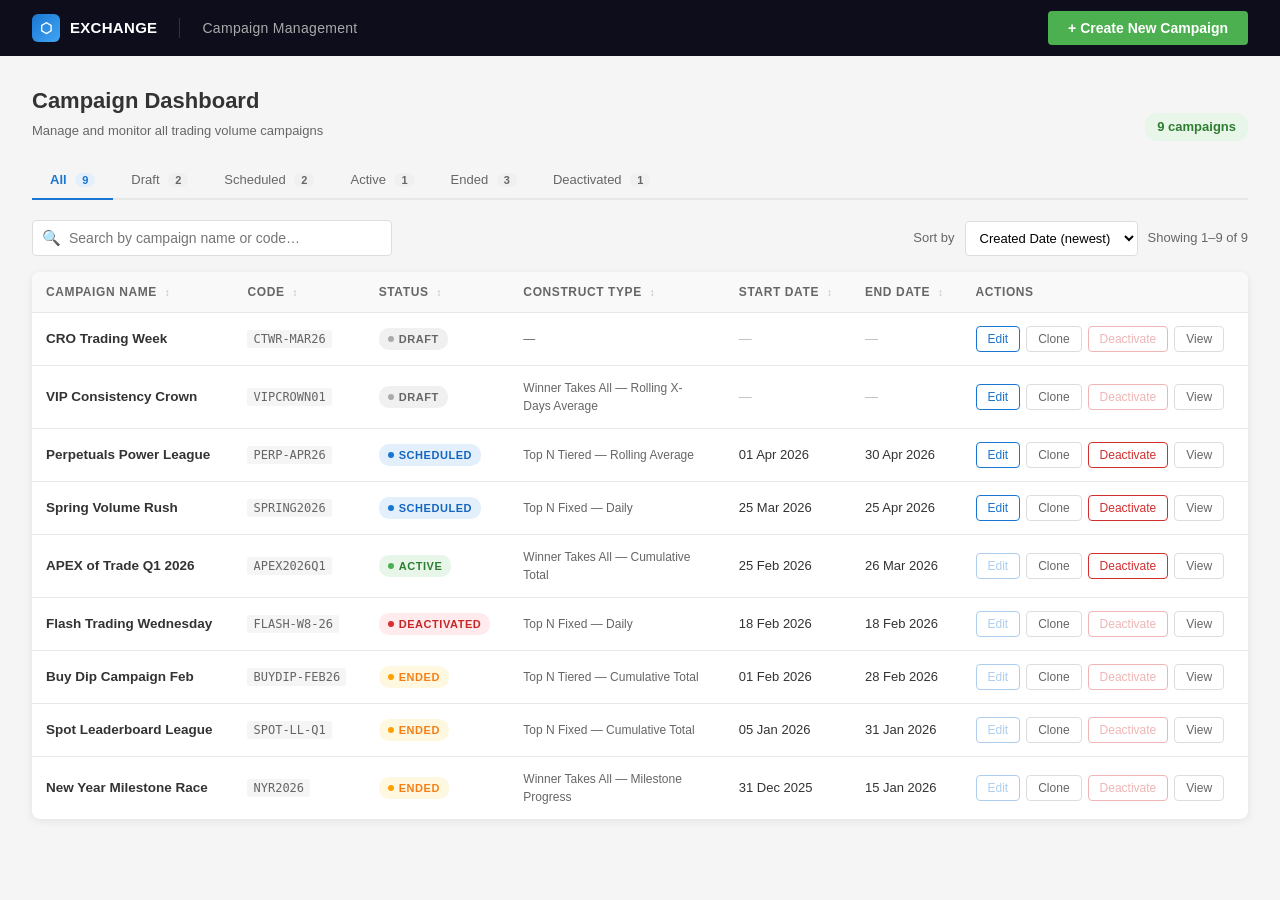
<file: dashboard.html>
<!DOCTYPE html>
<html lang="en">
<head>
  <meta charset="UTF-8">
  <meta name="viewport" content="width=device-width, initial-scale=1.0">
  <title>Campaign Dashboard — Exchange Campaign Management</title>
  <style>
    :root {
      --bg: #f5f5f5;
      --card-bg: #fff;
      --card-shadow: 0 2px 8px rgba(0,0,0,0.08);
      --card-radius: 8px;
      --text-dark: #333;
      --text-gray: #666;
      --border: #ddd;
      --border-light: #e8e8e8;
      --primary: #4CAF50;
      --primary-hover: #45a049;
      --input-radius: 4px;
      --header-bg: #0d0d1c;
    }
    * { box-sizing: border-box; }
    body { font-family: -apple-system, BlinkMacSystemFont, 'Segoe UI', Roboto, sans-serif; background: var(--bg); color: var(--text-dark); margin: 0; padding: 0; line-height: 1.5; }

    /* ── Header ─────────────────────────────────────────────────── */
    .page-header { background: var(--header-bg); color: #fff; padding: 0 32px; height: 56px; display: flex; align-items: center; justify-content: space-between; }
    .header-brand { display: flex; align-items: center; gap: 10px; font-size: 15px; font-weight: 700; letter-spacing: 0.02em; }
    .header-brand-icon { width: 28px; height: 28px; background: linear-gradient(135deg,#1976d2,#42a5f5); border-radius: 6px; display: flex; align-items: center; justify-content: center; font-size: 14px; }
    .header-divider { width: 1px; height: 20px; background: #333; margin: 0 12px; }
    .header-title { font-size: 14px; font-weight: 400; color: #aaa; }
    .btn-create { background: var(--primary); color: #fff; border: none; padding: 9px 20px; border-radius: var(--input-radius); font-size: 14px; font-weight: 600; cursor: pointer; display: flex; align-items: center; gap: 6px; }
    .btn-create:hover { background: var(--primary-hover); }

    /* ── Page body ──────────────────────────────────────────────── */
    .page-body { padding: 28px 32px; max-width: 1400px; margin: 0 auto; }

    /* ── Page title row ─────────────────────────────────────────── */
    .page-title-row { display: flex; align-items: flex-end; justify-content: space-between; margin-bottom: 20px; }
    .page-title { font-size: 22px; font-weight: 800; margin: 0 0 4px; }
    .page-subtitle { font-size: 13px; color: var(--text-gray); margin: 0; }
    .campaign-count-badge { background: #e8f5e9; color: #2e7d32; font-size: 13px; font-weight: 600; padding: 4px 12px; border-radius: 12px; }

    /* ── Status filter tabs ─────────────────────────────────────── */
    .status-tabs { display: flex; gap: 0; border-bottom: 2px solid var(--border-light); margin-bottom: 20px; }
    .status-tab { padding: 9px 18px; font-size: 13px; font-weight: 500; color: var(--text-gray); cursor: pointer; border-bottom: 2px solid transparent; margin-bottom: -2px; transition: all 0.15s; white-space: nowrap; }
    .status-tab:hover { color: var(--text-dark); }
    .status-tab.active { color: #1976d2; border-bottom-color: #1976d2; font-weight: 600; }
    .status-tab .tab-count { background: #f0f0f0; color: var(--text-gray); font-size: 11px; font-weight: 600; padding: 1px 7px; border-radius: 8px; margin-left: 5px; }
    .status-tab.active .tab-count { background: #e3f0fb; color: #1976d2; }

    /* ── Toolbar ────────────────────────────────────────────────── */
    .toolbar { display: flex; gap: 12px; align-items: center; margin-bottom: 16px; }
    .search-wrap { position: relative; flex: 1; max-width: 360px; }
    .search-wrap input { width: 100%; padding: 9px 12px 9px 36px; border: 1px solid var(--border); border-radius: var(--input-radius); font-size: 14px; background: #fff; }
    .search-wrap input:focus { outline: none; border-color: #1976d2; }
    .search-icon { position: absolute; left: 10px; top: 50%; transform: translateY(-50%); color: #aaa; font-size: 15px; pointer-events: none; }
    .toolbar-right { margin-left: auto; display: flex; gap: 10px; align-items: center; }
    .sort-label { font-size: 13px; color: var(--text-gray); }
    .sort-select { padding: 8px 10px; border: 1px solid var(--border); border-radius: var(--input-radius); font-size: 13px; background: #fff; cursor: pointer; }
    .sort-select:focus { outline: none; border-color: #1976d2; }
    .results-info { font-size: 13px; color: var(--text-gray); white-space: nowrap; }

    /* ── Status badges ──────────────────────────────────────────── */
    .badge { display: inline-flex; align-items: center; gap: 5px; font-size: 11px; font-weight: 700; padding: 3px 9px; border-radius: 10px; text-transform: uppercase; letter-spacing: 0.05em; white-space: nowrap; }
    .badge::before { content: ''; width: 6px; height: 6px; border-radius: 50%; flex-shrink: 0; }
    .badge-draft       { background: #f0f0f0; color: #666; }
    .badge-draft::before { background: #aaa; }
    .badge-scheduled   { background: #e3f0fb; color: #1565c0; }
    .badge-scheduled::before { background: #1976d2; }
    .badge-active      { background: #e8f5e9; color: #2e7d32; }
    .badge-active::before { background: #4caf50; animation: pulse 1.5s infinite; }
    .badge-ended       { background: #fff8e1; color: #f57f17; }
    .badge-ended::before { background: #ffa000; }
    .badge-deactivated { background: #ffebee; color: #c62828; }
    .badge-deactivated::before { background: #d32f2f; }
    @keyframes pulse { 0%,100%{opacity:1} 50%{opacity:0.4} }

    /* ── Table ──────────────────────────────────────────────────── */
    .table-wrap { background: var(--card-bg); border-radius: var(--card-radius); box-shadow: var(--card-shadow); overflow: hidden; }
    table { width: 100%; border-collapse: collapse; font-size: 13.5px; }
    thead th { background: #f9f9f9; padding: 11px 14px; text-align: left; font-size: 12px; font-weight: 700; color: var(--text-gray); text-transform: uppercase; letter-spacing: 0.05em; border-bottom: 1px solid var(--border-light); white-space: nowrap; cursor: pointer; user-select: none; }
    thead th:hover { color: var(--text-dark); }
    thead th .sort-arrow { margin-left: 4px; opacity: 0.4; font-size: 10px; }
    thead th.sorted .sort-arrow { opacity: 1; color: #1976d2; }
    thead th:last-child { cursor: default; }
    tbody tr { border-bottom: 1px solid var(--border-light); transition: background 0.1s; }
    tbody tr:last-child { border-bottom: none; }
    tbody tr:hover { background: #fafafa; }
    tbody td { padding: 13px 14px; vertical-align: middle; }
    .campaign-name { font-weight: 600; color: var(--text-dark); }
    .campaign-code { font-size: 12px; color: var(--text-gray); font-family: 'SF Mono', 'Consolas', monospace; background: #f5f5f5; padding: 2px 6px; border-radius: 3px; }
    .construct-label { font-size: 12px; color: var(--text-gray); max-width: 180px; }
    .date-cell { font-size: 13px; white-space: nowrap; }
    .date-none { color: #bbb; font-style: italic; }

    /* ── Action buttons ─────────────────────────────────────────── */
    .actions { display: flex; gap: 6px; align-items: center; }
    .btn-action { padding: 5px 11px; border-radius: var(--input-radius); font-size: 12px; font-weight: 500; cursor: pointer; border: 1px solid transparent; transition: all 0.15s; white-space: nowrap; }
    .btn-edit       { background: #fff; border-color: #1976d2; color: #1976d2; }
    .btn-edit:hover { background: #e3f0fb; }
    .btn-clone      { background: #fff; border-color: var(--border); color: var(--text-gray); }
    .btn-clone:hover{ background: #f5f5f5; color: var(--text-dark); }
    .btn-view       { background: #fff; border-color: var(--border); color: var(--text-gray); }
    .btn-view:hover { background: #f5f5f5; color: var(--text-dark); }
    .btn-deactivate { background: #fff; border-color: #d32f2f; color: #d32f2f; }
    .btn-deactivate:hover { background: #ffebee; }
    .btn-disabled   { opacity: 0.35; pointer-events: none; }

    /* ── Empty state ────────────────────────────────────────────── */
    .empty-state { text-align: center; padding: 72px 24px; background: var(--card-bg); border-radius: var(--card-radius); box-shadow: var(--card-shadow); }
    .empty-icon { font-size: 48px; margin-bottom: 16px; }
    .empty-title { font-size: 18px; font-weight: 700; margin-bottom: 8px; }
    .empty-subtitle { font-size: 14px; color: var(--text-gray); margin-bottom: 24px; }
    .btn-empty-create { background: var(--primary); color: #fff; border: none; padding: 11px 24px; border-radius: var(--input-radius); font-size: 14px; font-weight: 600; cursor: pointer; }
    .btn-empty-create:hover { background: var(--primary-hover); }

    /* ── Pagination ─────────────────────────────────────────────── */
    .pagination-row { display: flex; align-items: center; justify-content: space-between; padding: 16px 0; }
    .pagination-info { font-size: 13px; color: var(--text-gray); }
    .pagination { display: flex; gap: 4px; }
    .page-btn { width: 32px; height: 32px; border-radius: var(--input-radius); border: 1px solid var(--border); background: #fff; font-size: 13px; cursor: pointer; display: flex; align-items: center; justify-content: center; }
    .page-btn:hover { background: #f0f0f0; }
    .page-btn.active { background: #1976d2; color: #fff; border-color: #1976d2; font-weight: 700; }
    .page-btn:disabled { opacity: 0.35; cursor: default; }

    /* ── Modals ─────────────────────────────────────────────────── */
    .modal-overlay { display: none; position: fixed; inset: 0; background: rgba(0,0,0,0.4); z-index: 200; align-items: center; justify-content: center; }
    .modal-overlay.open { display: flex; }
    .modal { background: #fff; border-radius: 10px; box-shadow: 0 8px 40px rgba(0,0,0,0.18); width: 460px; max-width: 95vw; }
    .modal-header { padding: 20px 24px 0; display: flex; align-items: center; justify-content: space-between; }
    .modal-header h3 { margin: 0; font-size: 17px; }
    .modal-close { background: none; border: none; font-size: 20px; cursor: pointer; color: var(--text-gray); line-height: 1; }
    .modal-body { padding: 16px 24px 20px; font-size: 14px; color: var(--text-gray); line-height: 1.6; }
    .modal-body .campaign-highlight { font-weight: 700; color: var(--text-dark); }
    .modal-footer { padding: 0 24px 20px; display: flex; justify-content: flex-end; gap: 10px; }
    .btn-cancel   { background: #f0f0f0; color: var(--text-dark); border: none; padding: 9px 20px; border-radius: var(--input-radius); font-size: 14px; font-weight: 500; cursor: pointer; }
    .btn-cancel:hover { background: #e0e0e0; }
    .btn-confirm-deactivate { background: #d32f2f; color: #fff; border: none; padding: 9px 20px; border-radius: var(--input-radius); font-size: 14px; font-weight: 600; cursor: pointer; }
    .btn-confirm-deactivate:hover { background: #b71c1c; }

    /* ── View modal (read-only summary) ────────────────────────── */
    .view-modal { width: 620px; max-height: 85vh; display: flex; flex-direction: column; }
    .view-modal-body { overflow-y: auto; padding: 16px 24px 20px; }
    .vm-section { font-size: 11px; font-weight: 700; text-transform: uppercase; letter-spacing: 0.07em; color: #1976d2; margin: 18px 0 8px; padding-bottom: 5px; border-bottom: 2px solid #e3f0fb; }
    .vm-section:first-child { margin-top: 0; }
    .vm-row { display: flex; padding: 6px 0; border-bottom: 1px solid #f5f5f5; font-size: 13px; }
    .vm-label { width: 180px; flex-shrink: 0; color: var(--text-gray); font-weight: 500; }
    .vm-value { flex: 1; color: var(--text-dark); }

    .hidden { display: none !important; }
  </style>
</head>
<body>

  <!-- ── Header ────────────────────────────────────────────────── -->
  <header class="page-header">
    <div class="header-brand">
      <div class="header-brand-icon">⬡</div>
      EXCHANGE
      <div class="header-divider"></div>
      <span class="header-title">Campaign Management</span>
    </div>
    <button class="btn-create" id="btnCreateNew" onclick="window.location.href='index.html'">
      + Create New Campaign
    </button>
  </header>

  <!-- ── Page body ─────────────────────────────────────────────── -->
  <div class="page-body">

    <!-- Title row -->
    <div class="page-title-row">
      <div>
        <h1 class="page-title">Campaign Dashboard</h1>
        <p class="page-subtitle">Manage and monitor all trading volume campaigns</p>
      </div>
      <span class="campaign-count-badge" id="totalBadge"></span>
    </div>

    <!-- Status filter tabs -->
    <div class="status-tabs" id="statusTabs">
      <div class="status-tab active" data-filter="all">All <span class="tab-count" id="cnt-all"></span></div>
      <div class="status-tab" data-filter="draft">Draft <span class="tab-count" id="cnt-draft"></span></div>
      <div class="status-tab" data-filter="scheduled">Scheduled <span class="tab-count" id="cnt-scheduled"></span></div>
      <div class="status-tab" data-filter="active">Active <span class="tab-count" id="cnt-active"></span></div>
      <div class="status-tab" data-filter="ended">Ended <span class="tab-count" id="cnt-ended"></span></div>
      <div class="status-tab" data-filter="deactivated">Deactivated <span class="tab-count" id="cnt-deactivated"></span></div>
    </div>

    <!-- Toolbar -->
    <div class="toolbar">
      <div class="search-wrap">
        <span class="search-icon">🔍</span>
        <input type="text" id="searchInput" placeholder="Search by campaign name or code…">
      </div>
      <div class="toolbar-right">
        <span class="sort-label">Sort by</span>
        <select class="sort-select" id="sortSelect">
          <option value="createdDesc">Created Date (newest)</option>
          <option value="createdAsc">Created Date (oldest)</option>
          <option value="startAsc">Start Date (earliest)</option>
          <option value="startDesc">Start Date (latest)</option>
          <option value="status">Status</option>
          <option value="construct">Construct Type</option>
        </select>
        <span class="results-info" id="resultsInfo"></span>
      </div>
    </div>

    <!-- Table -->
    <div class="table-wrap" id="tableWrap">
      <table id="campaignTable">
        <thead>
          <tr>
            <th data-col="name">Campaign Name <span class="sort-arrow">↕</span></th>
            <th data-col="code">Code <span class="sort-arrow">↕</span></th>
            <th data-col="status">Status <span class="sort-arrow">↕</span></th>
            <th data-col="construct">Construct Type <span class="sort-arrow">↕</span></th>
            <th data-col="startDate">Start Date <span class="sort-arrow">↕</span></th>
            <th data-col="endDate">End Date <span class="sort-arrow">↕</span></th>
            <th>Actions</th>
          </tr>
        </thead>
        <tbody id="campaignTableBody"></tbody>
      </table>
    </div>

    <!-- Empty state -->
    <div class="empty-state hidden" id="emptyState">
      <div class="empty-icon">📋</div>
      <div class="empty-title">No campaigns yet</div>
      <div class="empty-subtitle">Create your first campaign to get started.</div>
      <button class="btn-empty-create" onclick="window.location.href='index.html'">+ Create New Campaign</button>
    </div>

    <!-- Pagination -->
    <div class="pagination-row hidden" id="paginationRow">
      <div class="pagination-info" id="paginationInfo"></div>
      <div class="pagination" id="pagination"></div>
    </div>
  </div>

  <!-- ── Deactivate Confirmation Modal ─────────────────────────── -->
  <div class="modal-overlay" id="deactivateModal">
    <div class="modal">
      <div class="modal-header">
        <h3>Deactivate Campaign</h3>
        <button class="modal-close" id="closeDeactivateModal">✕</button>
      </div>
      <div class="modal-body">
        Are you sure you want to deactivate <span class="campaign-highlight" id="deactivateCampaignName"></span>?
        <br><br>
        This will immediately stop the campaign. The leaderboard will be frozen and no further trading volume will be counted. <strong>This action cannot be undone.</strong>
      </div>
      <div class="modal-footer">
        <button class="btn-cancel" id="cancelDeactivate">Cancel</button>
        <button class="btn-confirm-deactivate" id="confirmDeactivate">Deactivate</button>
      </div>
    </div>
  </div>

  <!-- ── Clone Confirmation Modal ──────────────────────────────── -->
  <div class="modal-overlay" id="cloneModal">
    <div class="modal">
      <div class="modal-header">
        <h3>Clone Campaign</h3>
        <button class="modal-close" id="closeCloneModal">✕</button>
      </div>
      <div class="modal-body">
        A new <strong>Draft</strong> copy of <span class="campaign-highlight" id="cloneCampaignName"></span> will be created. You can then edit and activate it independently.
      </div>
      <div class="modal-footer">
        <button class="btn-cancel" id="cancelClone">Cancel</button>
        <button class="btn-create" id="confirmClone">Clone as Draft</button>
      </div>
    </div>
  </div>

  <!-- ── View Read-Only Modal ───────────────────────────────────── -->
  <div class="modal-overlay" id="viewModal">
    <div class="modal view-modal">
      <div class="modal-header">
        <h3 id="viewModalTitle">Campaign Summary</h3>
        <button class="modal-close" id="closeViewModal">✕</button>
      </div>
      <div class="view-modal-body" id="viewModalBody"></div>
      <div class="modal-footer">
        <button class="btn-cancel" id="closeViewModal2">Close</button>
      </div>
    </div>
  </div>

  <script>
    // ── Campaign Data ─────────────────────────────────────────────
    // Dates relative to today: March 22, 2026
    const today = new Date('2026-03-22');

    let campaigns = [
      {
        id: 1,
        name: 'APEX of Trade Q1 2026',
        code: 'APEX2026Q1',
        construct: 'Winner Takes All — Cumulative Total',
        startDate: '2026-02-25',
        endDate: '2026-03-26',
        created: '2026-02-10',
        userGroup: 'All Users',
        assetType: 'Spot, Perps',
        volBasis: 'Taker Volume Only',
        participationMode: 'Opt-In Required',
        status: 'active'
      },
      {
        id: 2,
        name: 'Spring Volume Rush',
        code: 'SPRING2026',
        construct: 'Top N Fixed — Daily',
        startDate: '2026-03-25',
        endDate: '2026-04-25',
        created: '2026-03-10',
        userGroup: 'All Users',
        assetType: 'Spot',
        volBasis: 'Total Eligible Volume',
        participationMode: 'Automatic',
        status: 'scheduled'
      },
      {
        id: 3,
        name: 'VIP Consistency Crown',
        code: 'VIPCROWN01',
        construct: 'Winner Takes All — Rolling X-Days Average',
        startDate: null,
        endDate: null,
        created: '2026-03-18',
        userGroup: 'VIP User',
        assetType: 'Spot, Perps',
        volBasis: 'Total Eligible Volume',
        participationMode: 'Opt-In Required',
        status: 'draft'
      },
      {
        id: 4,
        name: 'Buy Dip Campaign Feb',
        code: 'BUYDIP-FEB26',
        construct: 'Top N Tiered — Cumulative Total',
        startDate: '2026-02-01',
        endDate: '2026-02-28',
        created: '2026-01-20',
        userGroup: 'All Users',
        assetType: 'Spot',
        volBasis: 'Buy Volume Only',
        participationMode: 'Opt-In Required',
        status: 'ended'
      },
      {
        id: 5,
        name: 'New Year Milestone Race',
        code: 'NYR2026',
        construct: 'Winner Takes All — Milestone Progress',
        startDate: '2025-12-31',
        endDate: '2026-01-15',
        created: '2025-12-15',
        userGroup: 'All Users',
        assetType: 'Perps',
        volBasis: 'Total Eligible Volume',
        participationMode: 'Automatic',
        status: 'ended'
      },
      {
        id: 6,
        name: 'Flash Trading Wednesday',
        code: 'FLASH-W8-26',
        construct: 'Top N Fixed — Daily',
        startDate: '2026-02-18',
        endDate: '2026-02-18',
        created: '2026-02-10',
        userGroup: 'All Users',
        assetType: 'Spot',
        volBasis: 'Taker Volume Only',
        participationMode: 'Automatic',
        status: 'deactivated'
      },
      {
        id: 7,
        name: 'CRO Trading Week',
        code: 'CTWR-MAR26',
        construct: '—',
        startDate: null,
        endDate: null,
        created: '2026-03-20',
        userGroup: '—',
        assetType: 'Eligible Token Pairs',
        volBasis: '—',
        participationMode: '—',
        status: 'draft'
      },
      {
        id: 8,
        name: 'Perpetuals Power League',
        code: 'PERP-APR26',
        construct: 'Top N Tiered — Rolling Average',
        startDate: '2026-04-01',
        endDate: '2026-04-30',
        created: '2026-03-15',
        userGroup: 'VIP User',
        assetType: 'Perps',
        volBasis: 'Total Eligible Volume',
        participationMode: 'Opt-In Required',
        status: 'scheduled'
      },
      {
        id: 9,
        name: 'Spot Leaderboard League',
        code: 'SPOT-LL-Q1',
        construct: 'Top N Fixed — Cumulative Total',
        startDate: '2026-01-05',
        endDate: '2026-01-31',
        created: '2025-12-28',
        userGroup: 'Braze Segment',
        assetType: 'Spot',
        volBasis: 'Maker Volume Only',
        participationMode: 'Opt-In Required',
        status: 'ended'
      }
    ];

    // ── State ─────────────────────────────────────────────────────
    let currentFilter  = 'all';
    let currentSearch  = '';
    let currentSort    = 'createdDesc';
    let currentPage    = 1;
    const PAGE_SIZE    = 20;
    let pendingDeactivateId = null;
    let pendingCloneId      = null;
    let sortCol = null;
    let sortDir = 'asc';

    // ── Status state machine: auto-transition based on dates ──────
    function computeStatus(c) {
      if (c.status === 'deactivated') return 'deactivated';
      if (!c.startDate) return 'draft';
      const start = new Date(c.startDate);
      const end   = c.endDate ? new Date(c.endDate) : null;
      if (today < start) return 'scheduled';
      if (end && today > end) return 'ended';
      return 'active';
    }

    // ── Helpers ───────────────────────────────────────────────────
    function fmtDate(d) {
      if (!d) return '<span class="date-none">—</span>';
      const dt = new Date(d);
      return dt.toLocaleDateString('en-GB', { day:'2-digit', month:'short', year:'numeric' });
    }

    function statusBadge(status) {
      const map = {
        draft:       { cls:'badge-draft',       label:'Draft'       },
        scheduled:   { cls:'badge-scheduled',   label:'Scheduled'   },
        active:      { cls:'badge-active',       label:'Active'      },
        ended:       { cls:'badge-ended',        label:'Ended'       },
        deactivated: { cls:'badge-deactivated',  label:'Deactivated' }
      };
      const m = map[status] || map.draft;
      return `<span class="badge ${m.cls}">${m.label}</span>`;
    }

    function canDeactivate(status) { return status === 'active' || status === 'scheduled'; }
    function canEdit(status)       { return status === 'draft' || status === 'scheduled'; }
    function canActivate(status)   { return status === 'draft'; }

    // ── Filter + sort + paginate ───────────────────────────────────
    function getFiltered() {
      let list = campaigns.map(c => ({ ...c, computedStatus: computeStatus(c) }));
      if (currentFilter !== 'all') list = list.filter(c => c.computedStatus === currentFilter);
      if (currentSearch.trim()) {
        const q = currentSearch.trim().toLowerCase();
        list = list.filter(c => c.name.toLowerCase().includes(q) || c.code.toLowerCase().includes(q));
      }
      list.sort((a, b) => {
        switch (currentSort) {
          case 'createdAsc':  return new Date(a.created) - new Date(b.created);
          case 'createdDesc': return new Date(b.created) - new Date(a.created);
          case 'startAsc':    return (a.startDate||'9999') < (b.startDate||'9999') ? -1 : 1;
          case 'startDesc':   return (a.startDate||'0000') > (b.startDate||'0000') ? -1 : 1;
          case 'status': { const o=['active','scheduled','draft','ended','deactivated']; return o.indexOf(a.computedStatus) - o.indexOf(b.computedStatus); }
          case 'construct':   return a.construct.localeCompare(b.construct);
          default: return 0;
        }
      });
      return list;
    }

    // ── Render table ──────────────────────────────────────────────
    function render() {
      const allData    = getFiltered();
      const total      = allData.length;
      const totalPages = Math.max(1, Math.ceil(total / PAGE_SIZE));
      if (currentPage > totalPages) currentPage = totalPages;
      const pageData   = allData.slice((currentPage - 1) * PAGE_SIZE, currentPage * PAGE_SIZE);

      // Update tab counts
      const allCampaigns = campaigns.map(c => computeStatus(c));
      ['draft','scheduled','active','ended','deactivated'].forEach(s => {
        document.getElementById('cnt-' + s).textContent = allCampaigns.filter(cs => cs === s).length;
      });
      document.getElementById('cnt-all').textContent = campaigns.length;
      document.getElementById('totalBadge').textContent = campaigns.length + ' campaign' + (campaigns.length !== 1 ? 's' : '');

      // Results info
      document.getElementById('resultsInfo').textContent =
        total === 0 ? 'No results' : `Showing ${(currentPage-1)*PAGE_SIZE+1}–${Math.min(currentPage*PAGE_SIZE,total)} of ${total}`;

      // Table / empty state
      const tbody = document.getElementById('campaignTableBody');
      const tableWrap = document.getElementById('tableWrap');
      const emptyState = document.getElementById('emptyState');
      if (total === 0) {
        tableWrap.classList.add('hidden');
        emptyState.classList.remove('hidden');
        document.getElementById('paginationRow').classList.add('hidden');
      } else {
        tableWrap.classList.remove('hidden');
        emptyState.classList.add('hidden');
        tbody.innerHTML = pageData.map(c => {
          const st = c.computedStatus;
          const deactivateBtn = canDeactivate(st)
            ? `<button class="btn-action btn-deactivate" onclick="openDeactivate(${c.id})">Deactivate</button>`
            : `<button class="btn-action btn-deactivate btn-disabled" disabled>Deactivate</button>`;
          const editBtn = canEdit(st)
            ? `<button class="btn-action btn-edit" onclick="window.location.href='index.html'">Edit</button>`
            : `<button class="btn-action btn-edit btn-disabled" disabled>Edit</button>`;
          return `<tr>
            <td><div class="campaign-name">${c.name}</div></td>
            <td><span class="campaign-code">${c.code}</span></td>
            <td>${statusBadge(st)}</td>
            <td><div class="construct-label">${c.construct}</div></td>
            <td class="date-cell">${fmtDate(c.startDate)}</td>
            <td class="date-cell">${fmtDate(c.endDate)}</td>
            <td>
              <div class="actions">
                ${editBtn}
                <button class="btn-action btn-clone" onclick="openClone(${c.id})">Clone</button>
                ${deactivateBtn}
                <button class="btn-action btn-view" onclick="openView(${c.id})">View</button>
              </div>
            </td>
          </tr>`;
        }).join('');

        // Pagination
        const pagRow = document.getElementById('paginationRow');
        if (totalPages > 1) {
          pagRow.classList.remove('hidden');
          document.getElementById('paginationInfo').textContent = `Page ${currentPage} of ${totalPages}`;
          let btns = `<button class="page-btn" onclick="goPage(${currentPage-1})" ${currentPage===1?'disabled':''}>‹</button>`;
          for (let p = 1; p <= totalPages; p++) {
            btns += `<button class="page-btn ${p===currentPage?'active':''}" onclick="goPage(${p})">${p}</button>`;
          }
          btns += `<button class="page-btn" onclick="goPage(${currentPage+1})" ${currentPage===totalPages?'disabled':''}>›</button>`;
          document.getElementById('pagination').innerHTML = btns;
        } else {
          pagRow.classList.add('hidden');
        }
      }
    }

    function goPage(p) { currentPage = p; render(); }

    // ── Search ────────────────────────────────────────────────────
    document.getElementById('searchInput').addEventListener('input', e => {
      currentSearch = e.target.value;
      currentPage = 1;
      render();
    });

    // ── Sort select ───────────────────────────────────────────────
    document.getElementById('sortSelect').addEventListener('change', e => {
      currentSort = e.target.value;
      render();
    });

    // ── Status tabs ───────────────────────────────────────────────
    document.getElementById('statusTabs').addEventListener('click', e => {
      const tab = e.target.closest('.status-tab');
      if (!tab) return;
      document.querySelectorAll('.status-tab').forEach(t => t.classList.remove('active'));
      tab.classList.add('active');
      currentFilter = tab.dataset.filter;
      currentPage = 1;
      render();
    });

    // ── Deactivate modal ──────────────────────────────────────────
    function openDeactivate(id) {
      const c = campaigns.find(x => x.id === id);
      if (!c) return;
      pendingDeactivateId = id;
      document.getElementById('deactivateCampaignName').textContent = c.name;
      document.getElementById('deactivateModal').classList.add('open');
      document.body.style.overflow = 'hidden';
    }
    function closeDeactivate() {
      document.getElementById('deactivateModal').classList.remove('open');
      document.body.style.overflow = '';
      pendingDeactivateId = null;
    }
    document.getElementById('closeDeactivateModal').addEventListener('click', closeDeactivate);
    document.getElementById('cancelDeactivate').addEventListener('click', closeDeactivate);
    document.getElementById('confirmDeactivate').addEventListener('click', () => {
      if (pendingDeactivateId !== null) {
        const c = campaigns.find(x => x.id === pendingDeactivateId);
        if (c) c.status = 'deactivated';
      }
      closeDeactivate();
      render();
    });

    // ── Clone modal ───────────────────────────────────────────────
    function openClone(id) {
      const c = campaigns.find(x => x.id === id);
      if (!c) return;
      pendingCloneId = id;
      document.getElementById('cloneCampaignName').textContent = c.name;
      document.getElementById('cloneModal').classList.add('open');
      document.body.style.overflow = 'hidden';
    }
    function closeClone() {
      document.getElementById('cloneModal').classList.remove('open');
      document.body.style.overflow = '';
      pendingCloneId = null;
    }
    document.getElementById('closeCloneModal').addEventListener('click', closeClone);
    document.getElementById('cancelClone').addEventListener('click', closeClone);
    document.getElementById('confirmClone').addEventListener('click', () => {
      if (pendingCloneId !== null) {
        const src = campaigns.find(x => x.id === pendingCloneId);
        if (src) {
          const clone = {
            ...src,
            id: campaigns.length + 1,
            name: 'Copy of ' + src.name,
            code: src.code + '-COPY',
            status: 'draft',
            startDate: null,
            endDate: null,
            created: new Date().toISOString().split('T')[0]
          };
          campaigns.unshift(clone);
        }
      }
      closeClone();
      currentFilter = 'all';
      document.querySelectorAll('.status-tab').forEach(t => t.classList.toggle('active', t.dataset.filter === 'all'));
      render();
    });

    // ── View modal ────────────────────────────────────────────────
    function openView(id) {
      const c = campaigns.find(x => x.id === id);
      if (!c) return;
      const st = computeStatus(c);
      document.getElementById('viewModalTitle').textContent = c.name;
      document.getElementById('viewModalBody').innerHTML = `
        <div class="vm-section">Campaign Identity</div>
        <div class="vm-row"><span class="vm-label">Campaign Name</span><span class="vm-value">${c.name}</span></div>
        <div class="vm-row"><span class="vm-label">Campaign Code</span><span class="vm-value"><span class="campaign-code">${c.code}</span></span></div>
        <div class="vm-row"><span class="vm-label">Status</span><span class="vm-value">${statusBadge(st)}</span></div>
        <div class="vm-row"><span class="vm-label">Created</span><span class="vm-value">${fmtDate(c.created)}</span></div>
        <div class="vm-section">Duration</div>
        <div class="vm-row"><span class="vm-label">Start Date</span><span class="vm-value">${fmtDate(c.startDate)}</span></div>
        <div class="vm-row"><span class="vm-label">End Date</span><span class="vm-value">${fmtDate(c.endDate)}</span></div>
        <div class="vm-section">Participation</div>
        <div class="vm-row"><span class="vm-label">Mode</span><span class="vm-value">${c.participationMode}</span></div>
        <div class="vm-row"><span class="vm-label">User Group</span><span class="vm-value">${c.userGroup}</span></div>
        <div class="vm-section">Campaign Criteria</div>
        <div class="vm-row"><span class="vm-label">Asset Type</span><span class="vm-value">${c.assetType}</span></div>
        <div class="vm-row"><span class="vm-label">Volume Basis</span><span class="vm-value">${c.volBasis}</span></div>
        <div class="vm-row"><span class="vm-label">Construct Type</span><span class="vm-value">${c.construct}</span></div>
      `;
      document.getElementById('viewModal').classList.add('open');
      document.body.style.overflow = 'hidden';
    }
    function closeView() {
      document.getElementById('viewModal').classList.remove('open');
      document.body.style.overflow = '';
    }
    document.getElementById('closeViewModal').addEventListener('click', closeView);
    document.getElementById('closeViewModal2').addEventListener('click', closeView);

    // Close modals on backdrop click
    ['deactivateModal','cloneModal','viewModal'].forEach(id => {
      document.getElementById(id).addEventListener('click', e => {
        if (e.target === document.getElementById(id)) {
          closeDeactivate(); closeClone(); closeView();
        }
      });
    });

    // ── Init ──────────────────────────────────────────────────────
    render();
  </script>
</body>
</html>
</file>
